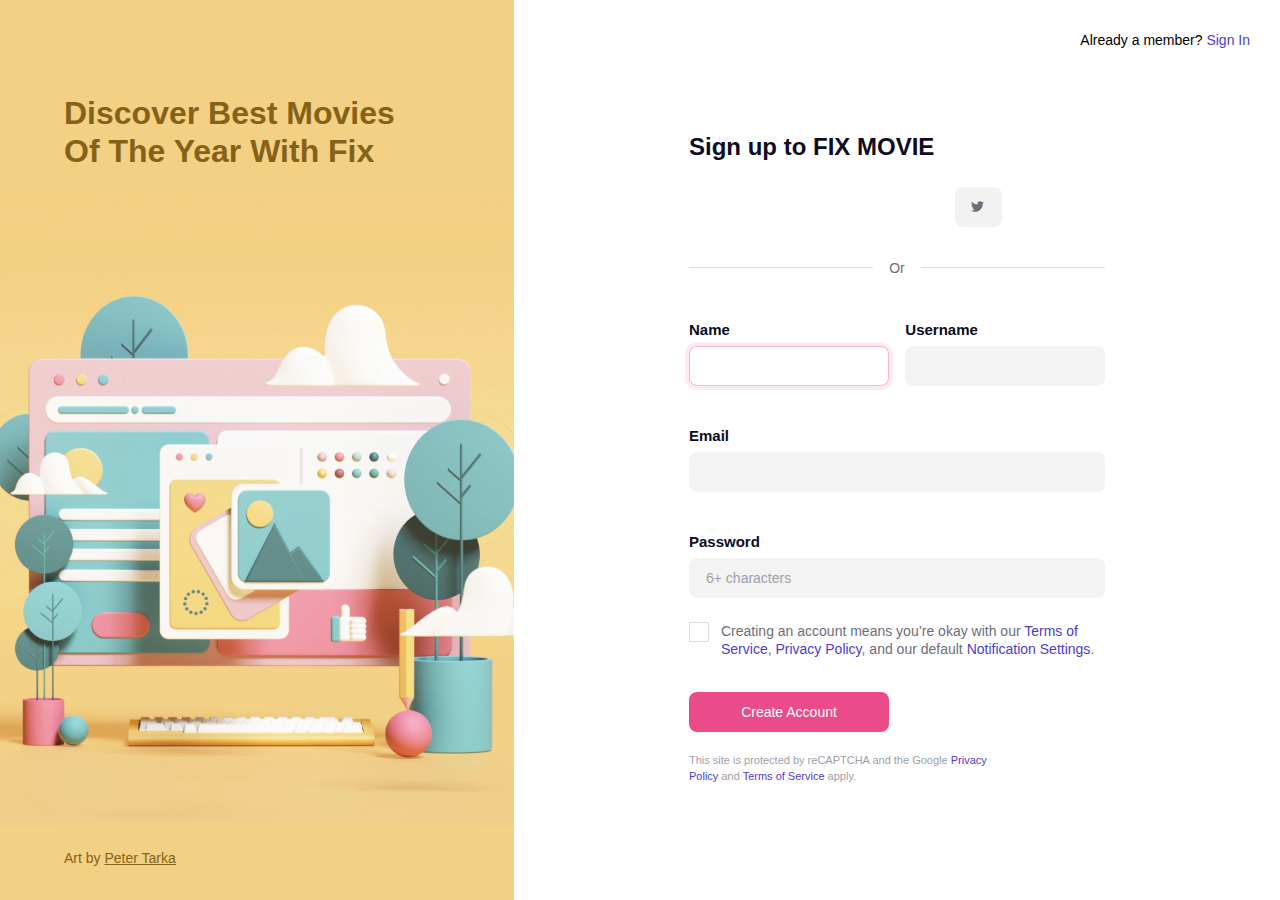
<file: sgin/index.html>
<!DOCTYPE html>
<html lang="en">
  <head>
    <meta charset="utf-8">
<script type="text/javascript">window.NREUM||(NREUM={});NREUM.info={"beacon":"bam.nr-data.net","errorBeacon":"bam.nr-data.net","licenseKey":"7840d0c136","applicationID":"2909452","transactionName":"Jg1bREUOClsARUpHCgIMQEBETghSEg==","queueTime":1,"applicationTime":38,"agent":""}</script>
<script type="text/javascript">(window.NREUM||(NREUM={})).init={privacy:{cookies_enabled:true},ajax:{deny_list:["bam.nr-data.net"]}};(window.NREUM||(NREUM={})).loader_config={xpid:"VQEAWVVACgoAXVVXBQ==",licenseKey:"7840d0c136",applicationID:"2909452"};;(()=>{"use strict";var e,t,r={625:(e,t,r)=>{r.d(t,{I:()=>n});var n=0,i=navigator.userAgent.match(/Firefox[\/\s](\d+\.\d+)/);i&&(n=+i[1])},7442:(e,t,r)=>{r.d(t,{T:()=>n,p:()=>i});const n=/(iPad|iPhone|iPod)/g.test(navigator.userAgent),i=n&&Boolean("undefined"==typeof SharedWorker)},5763:(e,t,r)=>{r.d(t,{P_:()=>f,Mt:()=>g,C5:()=>s,DL:()=>m,OP:()=>_,lF:()=>T,Yu:()=>y,Dg:()=>h,CX:()=>c,GE:()=>b,sU:()=>D});var n=r(8632),i=r(9567);const o={beacon:n.ce.beacon,errorBeacon:n.ce.errorBeacon,licenseKey:void 0,applicationID:void 0,sa:void 0,queueTime:void 0,applicationTime:void 0,ttGuid:void 0,user:void 0,account:void 0,product:void 0,extra:void 0,jsAttributes:{},userAttributes:void 0,atts:void 0,transactionName:void 0,tNamePlain:void 0},a={};function s(e){if(!e)throw new Error("All info objects require an agent identifier!");if(!a[e])throw new Error("Info for ".concat(e," was never set"));return a[e]}function c(e,t){if(!e)throw new Error("All info objects require an agent identifier!");a[e]=(0,i.D)(t,o),(0,n.Qy)(e,a[e],"info")}var d=r(7056);const u=()=>{const e={blockSelector:"[data-nr-block]",maskInputOptions:{password:!0}};return{allow_bfcache:!0,privacy:{cookies_enabled:!0},ajax:{deny_list:void 0,enabled:!0,harvestTimeSeconds:10},distributed_tracing:{enabled:void 0,exclude_newrelic_header:void 0,cors_use_newrelic_header:void 0,cors_use_tracecontext_headers:void 0,allowed_origins:void 0},session:{domain:void 0,expiresMs:d.oD,inactiveMs:d.Hb},ssl:void 0,obfuscate:void 0,jserrors:{enabled:!0,harvestTimeSeconds:10},metrics:{enabled:!0},page_action:{enabled:!0,harvestTimeSeconds:30},page_view_event:{enabled:!0},page_view_timing:{enabled:!0,harvestTimeSeconds:30,long_task:!1},session_trace:{enabled:!0,harvestTimeSeconds:10},session_replay:{enabled:!1,harvestTimeSeconds:60,sampleRate:.1,errorSampleRate:.1,maskTextSelector:"*",maskAllInputs:!0,get blockClass(){return"nr-block"},get ignoreClass(){return"nr-ignore"},get maskTextClass(){return"nr-mask"},get blockSelector(){return e.blockSelector},set blockSelector(t){e.blockSelector+=",".concat(t)},get maskInputOptions(){return e.maskInputOptions},set maskInputOptions(t){e.maskInputOptions={...t,password:!0}}},spa:{enabled:!0,harvestTimeSeconds:10}}},l={};function f(e){if(!e)throw new Error("All configuration objects require an agent identifier!");if(!l[e])throw new Error("Configuration for ".concat(e," was never set"));return l[e]}function h(e,t){if(!e)throw new Error("All configuration objects require an agent identifier!");l[e]=(0,i.D)(t,u()),(0,n.Qy)(e,l[e],"config")}function g(e,t){if(!e)throw new Error("All configuration objects require an agent identifier!");var r=f(e);if(r){for(var n=t.split("."),i=0;i<n.length-1;i++)if("object"!=typeof(r=r[n[i]]))return;r=r[n[n.length-1]]}return r}const p={accountID:void 0,trustKey:void 0,agentID:void 0,licenseKey:void 0,applicationID:void 0,xpid:void 0},v={};function m(e){if(!e)throw new Error("All loader-config objects require an agent identifier!");if(!v[e])throw new Error("LoaderConfig for ".concat(e," was never set"));return v[e]}function b(e,t){if(!e)throw new Error("All loader-config objects require an agent identifier!");v[e]=(0,i.D)(t,p),(0,n.Qy)(e,v[e],"loader_config")}const y=(0,n.mF)().o;var w=r(1720),x=r(6818);const A={buildEnv:x.Re,bytesSent:{},queryBytesSent:{},customTransaction:void 0,disabled:!1,distMethod:x.gF,isolatedBacklog:!1,loaderType:void 0,maxBytes:3e4,offset:Math.floor(w._A?.performance?.timeOrigin||w._A?.performance?.timing?.navigationStart||Date.now()),onerror:void 0,origin:""+w._A.location,ptid:void 0,releaseIds:{},session:void 0,xhrWrappable:"function"==typeof w._A.XMLHttpRequest?.prototype?.addEventListener,version:x.q4},E={};function _(e){if(!e)throw new Error("All runtime objects require an agent identifier!");if(!E[e])throw new Error("Runtime for ".concat(e," was never set"));return E[e]}function D(e,t){if(!e)throw new Error("All runtime objects require an agent identifier!");E[e]=(0,i.D)(t,A),(0,n.Qy)(e,E[e],"runtime")}function T(e){return function(e){try{const t=s(e);return!!t.licenseKey&&!!t.errorBeacon&&!!t.applicationID}catch(e){return!1}}(e)}},9567:(e,t,r)=>{r.d(t,{D:()=>i});var n=r(50);function i(e,t){try{if(!e||"object"!=typeof e)return(0,n.Z)("Setting a Configurable requires an object as input");if(!t||"object"!=typeof t)return(0,n.Z)("Setting a Configurable requires a model to set its initial properties");const r=Object.create(Object.getPrototypeOf(t),Object.getOwnPropertyDescriptors(t)),o=0===Object.keys(r).length?e:r;for(let a in o)if(void 0!==e[a])try{"object"==typeof e[a]&&"object"==typeof t[a]?r[a]=i(e[a],t[a]):r[a]=e[a]}catch(e){(0,n.Z)("An error occurred while setting a property of a Configurable",e)}return r}catch(e){(0,n.Z)("An error occured while setting a Configurable",e)}}},6818:(e,t,r)=>{r.d(t,{Re:()=>i,gF:()=>o,q4:()=>n});const n="1.235.0",i="PROD",o="CDN"},1117:(e,t,r)=>{r.d(t,{w:()=>o});var n=r(50);const i={agentIdentifier:"",ee:void 0};class o{constructor(e){try{if("object"!=typeof e)return(0,n.Z)("shared context requires an object as input");this.sharedContext={},Object.assign(this.sharedContext,i),Object.entries(e).forEach((e=>{let[t,r]=e;Object.keys(i).includes(t)&&(this.sharedContext[t]=r)}))}catch(e){(0,n.Z)("An error occured while setting SharedContext",e)}}}},8e3:(e,t,r)=>{r.d(t,{L:()=>u,R:()=>c});var n=r(2177),i=r(1284),o=r(4322),a=r(3325);const s={};function c(e,t){const r={staged:!1,priority:a.p[t]||0};d(e),s[e].get(t)||s[e].set(t,r)}function d(e){e&&(s[e]||(s[e]=new Map))}function u(){let e=arguments.length>0&&void 0!==arguments[0]?arguments[0]:"",t=arguments.length>1&&void 0!==arguments[1]?arguments[1]:"feature";if(d(e),!e||!s[e].get(t))return a(t);s[e].get(t).staged=!0;const r=[...s[e]];function a(t){const r=e?n.ee.get(e):n.ee,a=o.X.handlers;if(r.backlog&&a){var s=r.backlog[t],c=a[t];if(c){for(var d=0;s&&d<s.length;++d)l(s[d],c);(0,i.D)(c,(function(e,t){(0,i.D)(t,(function(t,r){r[0].on(e,r[1])}))}))}delete a[t],r.backlog[t]=null,r.emit("drain-"+t,[])}}r.every((e=>{let[t,r]=e;return r.staged}))&&(r.sort(((e,t)=>e[1].priority-t[1].priority)),r.forEach((e=>{let[t]=e;a(t)})))}function l(e,t){var r=e[1];(0,i.D)(t[r],(function(t,r){var n=e[0];if(r[0]===n){var i=r[1],o=e[3],a=e[2];i.apply(o,a)}}))}},2177:(e,t,r)=>{r.d(t,{ee:()=>d});var n=r(8632),i=r(2210),o=r(1284),a=r(5763),s="nr@context";let c=(0,n.fP)();var d;function u(){}function l(){return new u}function f(){d.aborted=!0,d.backlog={}}c.ee?d=c.ee:(d=function e(t,r){var n={},c={},h={},g=!1;try{g=16===r.length&&(0,a.OP)(r).isolatedBacklog}catch(e){}var p={on:b,addEventListener:b,removeEventListener:y,emit:m,get:x,listeners:w,context:v,buffer:A,abort:f,aborted:!1,isBuffering:E,debugId:r,backlog:g?{}:t&&"object"==typeof t.backlog?t.backlog:{}};return p;function v(e){return e&&e instanceof u?e:e?(0,i.X)(e,s,l):l()}function m(e,r,n,i,o){if(!1!==o&&(o=!0),!d.aborted||i){t&&o&&t.emit(e,r,n);for(var a=v(n),s=w(e),u=s.length,l=0;l<u;l++)s[l].apply(a,r);var f=_()[c[e]];return f&&f.push([p,e,r,a]),a}}function b(e,t){n[e]=w(e).concat(t)}function y(e,t){var r=n[e];if(r)for(var i=0;i<r.length;i++)r[i]===t&&r.splice(i,1)}function w(e){return n[e]||[]}function x(t){return h[t]=h[t]||e(p,t)}function A(e,t){var r=_();p.aborted||(0,o.D)(e,(function(e,n){t=t||"feature",c[n]=t,t in r||(r[t]=[])}))}function E(e){return!!_()[c[e]]}function _(){return p.backlog}}(void 0,"globalEE"),c.ee=d)},5546:(e,t,r)=>{r.d(t,{E:()=>n,p:()=>i});var n=r(2177).ee.get("handle");function i(e,t,r,i,o){o?(o.buffer([e],i),o.emit(e,t,r)):(n.buffer([e],i),n.emit(e,t,r))}},4322:(e,t,r)=>{r.d(t,{X:()=>o});var n=r(5546);o.on=a;var i=o.handlers={};function o(e,t,r,o){a(o||n.E,i,e,t,r)}function a(e,t,r,i,o){o||(o="feature"),e||(e=n.E);var a=t[o]=t[o]||{};(a[r]=a[r]||[]).push([e,i])}},3239:(e,t,r)=>{r.d(t,{bP:()=>s,iz:()=>c,m$:()=>a});var n=r(1720);let i=!1,o=!1;try{const e={get passive(){return i=!0,!1},get signal(){return o=!0,!1}};n._A.addEventListener("test",null,e),n._A.removeEventListener("test",null,e)}catch(e){}function a(e,t){return i||o?{capture:!!e,passive:i,signal:t}:!!e}function s(e,t){let r=arguments.length>2&&void 0!==arguments[2]&&arguments[2],n=arguments.length>3?arguments[3]:void 0;window.addEventListener(e,t,a(r,n))}function c(e,t){let r=arguments.length>2&&void 0!==arguments[2]&&arguments[2],n=arguments.length>3?arguments[3]:void 0;document.addEventListener(e,t,a(r,n))}},4402:(e,t,r)=>{r.d(t,{Ht:()=>d,M:()=>c,Rl:()=>a,ky:()=>s});var n=r(1720);const i="xxxxxxxx-xxxx-4xxx-yxxx-xxxxxxxxxxxx";function o(e,t){return e?15&e[t]:16*Math.random()|0}function a(){const e=n._A?.crypto||n._A?.msCrypto;let t,r=0;return e&&e.getRandomValues&&(t=e.getRandomValues(new Uint8Array(31))),i.split("").map((e=>"x"===e?o(t,++r).toString(16):"y"===e?(3&o()|8).toString(16):e)).join("")}function s(e){const t=n._A?.crypto||n._A?.msCrypto;let r,i=0;t&&t.getRandomValues&&(r=t.getRandomValues(new Uint8Array(31)));const a=[];for(var s=0;s<e;s++)a.push(o(r,++i).toString(16));return a.join("")}function c(){return s(16)}function d(){return s(32)}},7056:(e,t,r)=>{r.d(t,{Bq:()=>n,Hb:()=>o,oD:()=>i});const n="NRBA",i=144e5,o=18e5},7894:(e,t,r)=>{function n(){return Math.round(performance.now())}r.d(t,{z:()=>n})},7243:(e,t,r)=>{r.d(t,{e:()=>o});var n=r(1720),i={};function o(e){if(e in i)return i[e];if(0===(e||"").indexOf("data:"))return{protocol:"data"};let t;var r=n._A?.location,o={};if(n.il)t=document.createElement("a"),t.href=e;else try{t=new URL(e,r.href)}catch(e){return o}o.port=t.port;var a=t.href.split("://");!o.port&&a[1]&&(o.port=a[1].split("/")[0].split("@").pop().split(":")[1]),o.port&&"0"!==o.port||(o.port="https"===a[0]?"443":"80"),o.hostname=t.hostname||r.hostname,o.pathname=t.pathname,o.protocol=a[0],"/"!==o.pathname.charAt(0)&&(o.pathname="/"+o.pathname);var s=!t.protocol||":"===t.protocol||t.protocol===r.protocol,c=t.hostname===r.hostname&&t.port===r.port;return o.sameOrigin=s&&(!t.hostname||c),"/"===o.pathname&&(i[e]=o),o}},50:(e,t,r)=>{function n(e,t){"function"==typeof console.warn&&(console.warn("New Relic: ".concat(e)),t&&console.warn(t))}r.d(t,{Z:()=>n})},2587:(e,t,r)=>{r.d(t,{N:()=>c,T:()=>d});var n=r(2177),i=r(5546),o=r(8e3),a=r(3325);const s={stn:[a.D.sessionTrace],err:[a.D.jserrors,a.D.metrics],ins:[a.D.pageAction],spa:[a.D.spa],sr:[a.D.sessionReplay,a.D.sessionTrace]};function c(e,t){const r=n.ee.get(t);e&&"object"==typeof e&&(Object.entries(e).forEach((e=>{let[t,n]=e;void 0===d[t]&&(s[t]?s[t].forEach((e=>{n?(0,i.p)("feat-"+t,[],void 0,e,r):(0,i.p)("block-"+t,[],void 0,e,r),(0,i.p)("rumresp-"+t,[Boolean(n)],void 0,e,r)})):n&&(0,i.p)("feat-"+t,[],void 0,void 0,r),d[t]=Boolean(n))})),Object.keys(s).forEach((e=>{void 0===d[e]&&(s[e]?.forEach((t=>(0,i.p)("rumresp-"+e,[!1],void 0,t,r))),d[e]=!1)})),(0,o.L)(t,a.D.pageViewEvent))}const d={}},2210:(e,t,r)=>{r.d(t,{X:()=>i});var n=Object.prototype.hasOwnProperty;function i(e,t,r){if(n.call(e,t))return e[t];var i=r();if(Object.defineProperty&&Object.keys)try{return Object.defineProperty(e,t,{value:i,writable:!0,enumerable:!1}),i}catch(e){}return e[t]=i,i}},1720:(e,t,r)=>{r.d(t,{FN:()=>a,_A:()=>o,il:()=>n,v6:()=>i});const n=Boolean("undefined"!=typeof window&&window.document),i=Boolean("undefined"!=typeof WorkerGlobalScope&&self.navigator instanceof WorkerNavigator);let o=(()=>{if(n)return window;if(i){if("undefined"!=typeof globalThis&&globalThis instanceof WorkerGlobalScope)return globalThis;if(self instanceof WorkerGlobalScope)return self}throw new Error('New Relic browser agent shutting down due to error: Unable to locate global scope. This is possibly due to code redefining browser global variables like "self" and "window".')})();const a=""+o.location},1284:(e,t,r)=>{r.d(t,{D:()=>n});const n=(e,t)=>Object.entries(e||{}).map((e=>{let[r,n]=e;return t(r,n)}))},4351:(e,t,r)=>{r.d(t,{P:()=>o});var n=r(2177);const i=()=>{const e=new WeakSet;return(t,r)=>{if("object"==typeof r&&null!==r){if(e.has(r))return;e.add(r)}return r}};function o(e){try{return JSON.stringify(e,i())}catch(e){try{n.ee.emit("internal-error",[e])}catch(e){}}}},3960:(e,t,r)=>{r.d(t,{K:()=>a,b:()=>o});var n=r(3239);function i(){return"undefined"==typeof document||"complete"===document.readyState}function o(e,t){if(i())return e();(0,n.bP)("load",e,t)}function a(e){if(i())return e();(0,n.iz)("DOMContentLoaded",e)}},8632:(e,t,r)=>{r.d(t,{EZ:()=>d,Qy:()=>c,ce:()=>o,fP:()=>a,gG:()=>u,mF:()=>s});var n=r(7894),i=r(1720);const o={beacon:"bam.nr-data.net",errorBeacon:"bam.nr-data.net"};function a(){return i._A.NREUM||(i._A.NREUM={}),void 0===i._A.newrelic&&(i._A.newrelic=i._A.NREUM),i._A.NREUM}function s(){let e=a();return e.o||(e.o={ST:i._A.setTimeout,SI:i._A.setImmediate,CT:i._A.clearTimeout,XHR:i._A.XMLHttpRequest,REQ:i._A.Request,EV:i._A.Event,PR:i._A.Promise,MO:i._A.MutationObserver,FETCH:i._A.fetch}),e}function c(e,t,r){let i=a();const o=i.initializedAgents||{},s=o[e]||{};return Object.keys(s).length||(s.initializedAt={ms:(0,n.z)(),date:new Date}),i.initializedAgents={...o,[e]:{...s,[r]:t}},i}function d(e,t){a()[e]=t}function u(){return function(){let e=a();const t=e.info||{};e.info={beacon:o.beacon,errorBeacon:o.errorBeacon,...t}}(),function(){let e=a();const t=e.init||{};e.init={...t}}(),s(),function(){let e=a();const t=e.loader_config||{};e.loader_config={...t}}(),a()}},7956:(e,t,r)=>{r.d(t,{N:()=>i});var n=r(3239);function i(e){let t=arguments.length>1&&void 0!==arguments[1]&&arguments[1],r=arguments.length>2?arguments[2]:void 0,i=arguments.length>3?arguments[3]:void 0;return void(0,n.iz)("visibilitychange",(function(){if(t)return void("hidden"==document.visibilityState&&e());e(document.visibilityState)}),r,i)}},1214:(e,t,r)=>{r.d(t,{em:()=>m,u5:()=>j,QU:()=>P,gy:()=>k,BV:()=>F,Kf:()=>Z});var n=r(2177);const i="nr@original";var o=Object.prototype.hasOwnProperty,a=!1;function s(e,t){return e||(e=n.ee),r.inPlace=function(e,t,n,i,o){n||(n="");var a,s,c,d="-"===n.charAt(0);for(c=0;c<t.length;c++)u(a=e[s=t[c]])||(e[s]=r(a,d?s+n:n,i,s,o))},r.flag=i,r;function r(t,r,n,a,s){return u(t)?t:(r||(r=""),nrWrapper[i]=t,d(t,nrWrapper,e),nrWrapper);function nrWrapper(){var i,d,u,l;try{d=this,i=[...arguments],u="function"==typeof n?n(i,d):n||{}}catch(t){c([t,"",[i,d,a],u],e)}o(r+"start",[i,d,a],u,s);try{return l=t.apply(d,i)}catch(e){throw o(r+"err",[i,d,e],u,s),e}finally{o(r+"end",[i,d,l],u,s)}}}function o(r,n,i,o){if(!a||t){var s=a;a=!0;try{e.emit(r,n,i,t,o)}catch(t){c([t,r,n,i],e)}a=s}}}function c(e,t){t||(t=n.ee);try{t.emit("internal-error",e)}catch(e){}}function d(e,t,r){if(Object.defineProperty&&Object.keys)try{return Object.keys(e).forEach((function(r){Object.defineProperty(t,r,{get:function(){return e[r]},set:function(t){return e[r]=t,t}})})),t}catch(e){c([e],r)}for(var n in e)o.call(e,n)&&(t[n]=e[n]);return t}function u(e){return!(e&&e instanceof Function&&e.apply&&!e[i])}var l=r(2210),f=r(1720);const h={},g=XMLHttpRequest,p="addEventListener",v="removeEventListener";function m(e){var t=function(e){return(e||n.ee).get("events")}(e);if(h[t.debugId]++)return t;h[t.debugId]=1;var r=s(t,!0);function i(e){r.inPlace(e,[p,v],"-",o)}function o(e,t){return e[1]}return"getPrototypeOf"in Object&&(f.il&&b(document,i),b(f._A,i),b(g.prototype,i)),t.on(p+"-start",(function(e,t){var n=e[1];if(null!==n&&("function"==typeof n||"object"==typeof n)){var i=(0,l.X)(n,"nr@wrapped",(function(){var e={object:function(){if("function"!=typeof n.handleEvent)return;return n.handleEvent.apply(n,arguments)},function:n}[typeof n];return e?r(e,"fn-",null,e.name||"anonymous"):n}));this.wrapped=e[1]=i}})),t.on(v+"-start",(function(e){e[1]=this.wrapped||e[1]})),t}function b(e,t){let r=e;for(;"object"==typeof r&&!Object.prototype.hasOwnProperty.call(r,p);)r=Object.getPrototypeOf(r);for(var n=arguments.length,i=new Array(n>2?n-2:0),o=2;o<n;o++)i[o-2]=arguments[o];r&&t(r,...i)}var y="fetch-",w=y+"body-",x=["arrayBuffer","blob","json","text","formData"],A=f._A.Request,E=f._A.Response,_="prototype",D="nr@context";const T={};function j(e){const t=function(e){return(e||n.ee).get("fetch")}(e);if(!(A&&E&&f._A.fetch))return t;if(T[t.debugId]++)return t;function r(e,r,n){var i=e[r];"function"==typeof i&&(e[r]=function(){var e,r=[...arguments],o={};t.emit(n+"before-start",[r],o),o[D]&&o[D].dt&&(e=o[D].dt);var a=i.apply(this,r);return t.emit(n+"start",[r,e],a),a.then((function(e){return t.emit(n+"end",[null,e],a),e}),(function(e){throw t.emit(n+"end",[e],a),e}))})}return T[t.debugId]=1,x.forEach((e=>{r(A[_],e,w),r(E[_],e,w)})),r(f._A,"fetch",y),t.on(y+"end",(function(e,r){var n=this;if(r){var i=r.headers.get("content-length");null!==i&&(n.rxSize=i),t.emit(y+"done",[null,r],n)}else t.emit(y+"done",[e],n)})),t}const O={},S=["pushState","replaceState"];function P(e){const t=function(e){return(e||n.ee).get("history")}(e);return!f.il||O[t.debugId]++||(O[t.debugId]=1,s(t).inPlace(window.history,S,"-")),t}var C=r(3239);var R=r(5763);const I={},N="requestAnimationFrame";function k(e){const t=function(e){return(e||n.ee).get("raf")}(e);if(!f.il||I[t.debugId]++)return t;I[t.debugId]=1;var r=s(t);return r.inPlace(window,[N],"raf-"),t.on("raf-start",(function(e){e[0]=r(e[0],"fn-")})),t}const H={},z="setTimeout",L="setInterval",M="clearTimeout",B="-start",q="-",U=[z,"setImmediate",L,M,"clearImmediate"];function F(e){const t=function(e){return(e||n.ee).get("timer")}(e);if(H[t.debugId]++)return t;H[t.debugId]=1;var r=s(t);return r.inPlace(f._A,U.slice(0,2),z+q),r.inPlace(f._A,U.slice(2,3),L+q),r.inPlace(f._A,U.slice(3),M+q),t.on(L+B,(function(e,t,n){e[0]=r(e[0],"fn-",null,n)})),t.on(z+B,(function(e,t,n){this.method=n,this.timerDuration=isNaN(e[1])?0:+e[1],e[0]=r(e[0],"fn-",this,n)})),t}var V=r(50);const G={},X=["open","send"];function Z(e){var t=e||n.ee;const r=function(e){return(e||n.ee).get("xhr")}(t);if(G[r.debugId]++)return r;G[r.debugId]=1,m(t);var i=s(r),o=R.Yu.XHR,a=R.Yu.MO,c=R.Yu.PR,d=R.Yu.SI,u="readystatechange",l=["onload","onerror","onabort","onloadstart","onloadend","onprogress","ontimeout"],h=[],g=f._A.XMLHttpRequest.listeners,p=f._A.XMLHttpRequest=function(e){var t=new o(e);function n(){try{r.emit("new-xhr",[t],t),t.addEventListener(u,b,(0,C.m$)(!1))}catch(e){(0,V.Z)("An error occured while intercepting XHR",e);try{r.emit("internal-error",[e])}catch(e){}}}return this.listeners=g?[...g,n]:[n],this.listeners.forEach((e=>e())),t};function v(e,t){i.inPlace(t,["onreadystatechange"],"fn-",E)}function b(){var e=this,t=r.context(e);e.readyState>3&&!t.resolved&&(t.resolved=!0,r.emit("xhr-resolved",[],e)),i.inPlace(e,l,"fn-",E)}if(function(e,t){for(var r in e)t[r]=e[r]}(o,p),p.prototype=o.prototype,i.inPlace(p.prototype,X,"-xhr-",E),r.on("send-xhr-start",(function(e,t){v(e,t),function(e){h.push(e),a&&(y?y.then(A):d?d(A):(w=-w,x.data=w))}(t)})),r.on("open-xhr-start",v),a){var y=c&&c.resolve();if(!d&&!c){var w=1,x=document.createTextNode(w);new a(A).observe(x,{characterData:!0})}}else t.on("fn-end",(function(e){e[0]&&e[0].type===u||A()}));function A(){for(var e=0;e<h.length;e++)v(0,h[e]);h.length&&(h=[])}function E(e,t){return t}return r}},7825:(e,t,r)=>{r.d(t,{t:()=>n});const n=r(3325).D.ajax},6660:(e,t,r)=>{r.d(t,{A:()=>i,t:()=>n});const n=r(3325).D.jserrors,i="nr@seenError"},3081:(e,t,r)=>{r.d(t,{gF:()=>o,mY:()=>i,t9:()=>n,vz:()=>s,xS:()=>a});const n=r(3325).D.metrics,i="sm",o="cm",a="storeSupportabilityMetrics",s="storeEventMetrics"},4649:(e,t,r)=>{r.d(t,{t:()=>n});const n=r(3325).D.pageAction},7633:(e,t,r)=>{r.d(t,{Dz:()=>i,OJ:()=>a,qw:()=>o,t9:()=>n});const n=r(3325).D.pageViewEvent,i="firstbyte",o="domcontent",a="windowload"},9251:(e,t,r)=>{r.d(t,{t:()=>n});const n=r(3325).D.pageViewTiming},3614:(e,t,r)=>{r.d(t,{BST_RESOURCE:()=>i,END:()=>s,FEATURE_NAME:()=>n,FN_END:()=>d,FN_START:()=>c,PUSH_STATE:()=>u,RESOURCE:()=>o,START:()=>a});const n=r(3325).D.sessionTrace,i="bstResource",o="resource",a="-start",s="-end",c="fn"+a,d="fn"+s,u="pushState"},5938:(e,t,r)=>{r.d(t,{W:()=>o});var n=r(5763),i=r(2177);class o{constructor(e,t,r){this.agentIdentifier=e,this.aggregator=t,this.ee=i.ee.get(e,(0,n.OP)(this.agentIdentifier).isolatedBacklog),this.featureName=r,this.blocked=!1}}},9144:(e,t,r)=>{r.d(t,{j:()=>v});var n=r(3325),i=r(5763),o=r(5546),a=r(2177),s=r(7894),c=r(8e3),d=r(3960),u=r(1720),l=r(50),f=r(3081),h=r(8632);function g(){const e=(0,h.gG)();["setErrorHandler","finished","addToTrace","inlineHit","addRelease","addPageAction","setCurrentRouteName","setPageViewName","setCustomAttribute","interaction","noticeError","setUserId"].forEach((t=>{e[t]=function(){for(var r=arguments.length,n=new Array(r),i=0;i<r;i++)n[i]=arguments[i];return function(t){for(var r=arguments.length,n=new Array(r>1?r-1:0),i=1;i<r;i++)n[i-1]=arguments[i];let o=[];return Object.values(e.initializedAgents).forEach((e=>{e.exposed&&e.api[t]&&o.push(e.api[t](...n))})),o.length>1?o:o[0]}(t,...n)}}))}var p=r(2587);function v(e){let t=arguments.length>1&&void 0!==arguments[1]?arguments[1]:{},v=arguments.length>2?arguments[2]:void 0,m=arguments.length>3?arguments[3]:void 0,{init:b,info:y,loader_config:w,runtime:x={loaderType:v},exposed:A=!0}=t;const E=(0,h.gG)();y||(b=E.init,y=E.info,w=E.loader_config),(0,i.Dg)(e,b||{}),(0,i.GE)(e,w||{}),(0,i.sU)(e,x),y.jsAttributes??={},u.v6&&(y.jsAttributes.isWorker=!0),(0,i.CX)(e,y),g();const _=function(e,t){t||(0,c.R)(e,"api");const h={};var g=a.ee.get(e),p=g.get("tracer"),v="api-",m=v+"ixn-";function b(t,r,n,o){const a=(0,i.C5)(e);return null===r?delete a.jsAttributes[t]:(0,i.CX)(e,{...a,jsAttributes:{...a.jsAttributes,[t]:r}}),x(v,n,!0,o||null===r?"session":void 0)(t,r)}function y(){}["setErrorHandler","finished","addToTrace","inlineHit","addRelease"].forEach((e=>h[e]=x(v,e,!0,"api"))),h.addPageAction=x(v,"addPageAction",!0,n.D.pageAction),h.setCurrentRouteName=x(v,"routeName",!0,n.D.spa),h.setPageViewName=function(t,r){if("string"==typeof t)return"/"!==t.charAt(0)&&(t="/"+t),(0,i.OP)(e).customTransaction=(r||"http://custom.transaction")+t,x(v,"setPageViewName",!0)()},h.setCustomAttribute=function(e,t){let r=arguments.length>2&&void 0!==arguments[2]&&arguments[2];if("string"==typeof e){if(["string","number"].includes(typeof t)||null===t)return b(e,t,"setCustomAttribute",r);(0,l.Z)("Failed to execute setCustomAttribute.\nNon-null value must be a string or number type, but a type of <".concat(typeof t,"> was provided."))}else(0,l.Z)("Failed to execute setCustomAttribute.\nName must be a string type, but a type of <".concat(typeof e,"> was provided."))},h.setUserId=function(e){if("string"==typeof e||null===e)return b("enduser.id",e,"setUserId",!0);(0,l.Z)("Failed to execute setUserId.\nNon-null value must be a string type, but a type of <".concat(typeof e,"> was provided."))},h.interaction=function(){return(new y).get()};var w=y.prototype={createTracer:function(e,t){var r={},i=this,a="function"==typeof t;return(0,o.p)(m+"tracer",[(0,s.z)(),e,r],i,n.D.spa,g),function(){if(p.emit((a?"":"no-")+"fn-start",[(0,s.z)(),i,a],r),a)try{return t.apply(this,arguments)}catch(e){throw p.emit("fn-err",[arguments,this,"string"==typeof e?new Error(e):e],r),e}finally{p.emit("fn-end",[(0,s.z)()],r)}}}};function x(e,t,r,i){return function(){return(0,o.p)(f.xS,["API/"+t+"/called"],void 0,n.D.metrics,g),i&&(0,o.p)(e+t,[(0,s.z)(),...arguments],r?null:this,i,g),r?void 0:this}}function A(){r.e(439).then(r.bind(r,7438)).then((t=>{let{setAPI:r}=t;r(e),(0,c.L)(e,"api")})).catch((()=>(0,l.Z)("Downloading runtime APIs failed...")))}return["actionText","setName","setAttribute","save","ignore","onEnd","getContext","end","get"].forEach((e=>{w[e]=x(m,e,void 0,n.D.spa)})),h.noticeError=function(e,t){"string"==typeof e&&(e=new Error(e)),(0,o.p)(f.xS,["API/noticeError/called"],void 0,n.D.metrics,g),(0,o.p)("err",[e,(0,s.z)(),!1,t],void 0,n.D.jserrors,g)},u.il?(0,d.b)((()=>A()),!0):A(),h}(e,m);return(0,h.Qy)(e,_,"api"),(0,h.Qy)(e,A,"exposed"),(0,h.EZ)("activatedFeatures",p.T),_}},3325:(e,t,r)=>{r.d(t,{D:()=>n,p:()=>i});const n={ajax:"ajax",jserrors:"jserrors",metrics:"metrics",pageAction:"page_action",pageViewEvent:"page_view_event",pageViewTiming:"page_view_timing",sessionReplay:"session_replay",sessionTrace:"session_trace",spa:"spa"},i={[n.pageViewEvent]:1,[n.pageViewTiming]:2,[n.metrics]:3,[n.jserrors]:4,[n.ajax]:5,[n.sessionTrace]:6,[n.pageAction]:7,[n.spa]:8,[n.sessionReplay]:9}}},n={};function i(e){var t=n[e];if(void 0!==t)return t.exports;var o=n[e]={exports:{}};return r[e](o,o.exports,i),o.exports}i.m=r,i.d=(e,t)=>{for(var r in t)i.o(t,r)&&!i.o(e,r)&&Object.defineProperty(e,r,{enumerable:!0,get:t[r]})},i.f={},i.e=e=>Promise.all(Object.keys(i.f).reduce(((t,r)=>(i.f[r](e,t),t)),[])),i.u=e=>(({78:"page_action-aggregate",147:"metrics-aggregate",193:"session_trace-aggregate",242:"session-manager",317:"jserrors-aggregate",348:"page_view_timing-aggregate",412:"lazy-feature-loader",439:"async-api",538:"recorder",590:"session_replay-aggregate",675:"compressor",786:"page_view_event-aggregate",873:"spa-aggregate",898:"ajax-aggregate"}[e]||e)+"."+{78:"af5d1c80",147:"7ece083a",148:"03807465",193:"27e34592",242:"2a64278a",317:"dcb6ac07",348:"1c78d061",412:"0ba331d7",439:"d1647fbb",538:"1b18459f",590:"a5e677ba",675:"ae9f91a8",786:"a7935af6",860:"e997904f",873:"5c4318f2",898:"09a31ca7"}[e]+"-1.235.0.min.js"),i.o=(e,t)=>Object.prototype.hasOwnProperty.call(e,t),e={},t="NRBA:",i.l=(r,n,o,a)=>{if(e[r])e[r].push(n);else{var s,c;if(void 0!==o)for(var d=document.getElementsByTagName("script"),u=0;u<d.length;u++){var l=d[u];if(l.getAttribute("src")==r||l.getAttribute("data-webpack")==t+o){s=l;break}}s||(c=!0,(s=document.createElement("script")).charset="utf-8",s.timeout=120,i.nc&&s.setAttribute("nonce",i.nc),s.setAttribute("data-webpack",t+o),s.src=r),e[r]=[n];var f=(t,n)=>{s.onerror=s.onload=null,clearTimeout(h);var i=e[r];if(delete e[r],s.parentNode&&s.parentNode.removeChild(s),i&&i.forEach((e=>e(n))),t)return t(n)},h=setTimeout(f.bind(null,void 0,{type:"timeout",target:s}),12e4);s.onerror=f.bind(null,s.onerror),s.onload=f.bind(null,s.onload),c&&document.head.appendChild(s)}},i.r=e=>{"undefined"!=typeof Symbol&&Symbol.toStringTag&&Object.defineProperty(e,Symbol.toStringTag,{value:"Module"}),Object.defineProperty(e,"__esModule",{value:!0})},i.j=112,i.p="https://js-agent.newrelic.com/",(()=>{var e={112:0,329:0};i.f.j=(t,r)=>{var n=i.o(e,t)?e[t]:void 0;if(0!==n)if(n)r.push(n[2]);else{var o=new Promise(((r,i)=>n=e[t]=[r,i]));r.push(n[2]=o);var a=i.p+i.u(t),s=new Error;i.l(a,(r=>{if(i.o(e,t)&&(0!==(n=e[t])&&(e[t]=void 0),n)){var o=r&&("load"===r.type?"missing":r.type),a=r&&r.target&&r.target.src;s.message="Loading chunk "+t+" failed.\n("+o+": "+a+")",s.name="ChunkLoadError",s.type=o,s.request=a,n[1](s)}}),"chunk-"+t,t)}};var t=(t,r)=>{var n,o,[a,s,c]=r,d=0;if(a.some((t=>0!==e[t]))){for(n in s)i.o(s,n)&&(i.m[n]=s[n]);if(c)c(i)}for(t&&t(r);d<a.length;d++)o=a[d],i.o(e,o)&&e[o]&&e[o][0](),e[o]=0},r=window.webpackChunkNRBA=window.webpackChunkNRBA||[];r.forEach(t.bind(null,0)),r.push=t.bind(null,r.push.bind(r))})();var o={};(()=>{i.r(o);var e=i(3325),t=i(5763);const r=Object.values(e.D);function n(e){const n={};return r.forEach((r=>{n[r]=function(e,r){return!1!==(0,t.Mt)(r,"".concat(e,".enabled"))}(r,e)})),n}var a=i(9144);var s=i(5546),c=i(7442),d=i(8e3),u=i(5938),l=i(3960),f=i(1720),h=i(50);class g extends u.W{constructor(e,t,r){let n=!(arguments.length>3&&void 0!==arguments[3])||arguments[3];super(e,t,r),this.auto=n,this.abortHandler,this.featAggregate,this.onAggregateImported,n&&(0,d.R)(e,r)}importAggregator(){let e=arguments.length>0&&void 0!==arguments[0]?arguments[0]:{};if(this.featAggregate||!this.auto)return;const r=f.il&&!0===(0,t.Mt)(this.agentIdentifier,"privacy.cookies_enabled");let n,o;this.onAggregateImported=new Promise(((e,t)=>{n=e,o=t}));const a=async()=>{let t;try{if(r){const{setupAgentSession:e}=await Promise.all([i.e(860),i.e(242)]).then(i.bind(i,3228));t=e(this.agentIdentifier)}}catch(e){(0,h.Z)("A problem occurred when starting up session manager. This page will not start or extend any session.",e)}try{if(!this.shouldImportAgg(this.featureName,t))return void(0,d.L)(this.agentIdentifier,this.featureName);const{lazyFeatureLoader:r}=await i.e(412).then(i.bind(i,8582)),{Aggregate:o}=await r(this.featureName,"aggregate");this.featAggregate=new o(this.agentIdentifier,this.aggregator,e),n()}catch(e){(0,h.Z)("Downloading and initializing ".concat(this.featureName," failed..."),e),this.abortHandler?.(),o()}};f.il?(0,l.b)((()=>a()),!0):a()}shouldImportAgg(r,n){return r!==e.D.sessionReplay||!1!==(0,t.Mt)(this.agentIdentifier,"session_trace.enabled")&&(!!n?.isNew||!!n?.state.sessionReplay)}}var p=i(7633),v=i(7894);class m extends g{static featureName=p.t9;constructor(r,n){let i=!(arguments.length>2&&void 0!==arguments[2])||arguments[2];if(super(r,n,p.t9,i),("undefined"==typeof PerformanceNavigationTiming||c.T)&&"undefined"!=typeof PerformanceTiming){const n=(0,t.OP)(r);n[p.Dz]=Math.max(Date.now()-n.offset,0),(0,l.K)((()=>n[p.qw]=Math.max((0,v.z)()-n[p.Dz],0))),(0,l.b)((()=>{const t=(0,v.z)();n[p.OJ]=Math.max(t-n[p.Dz],0),(0,s.p)("timing",["load",t],void 0,e.D.pageViewTiming,this.ee)}))}this.importAggregator()}}var b=i(1117),y=i(1284);class w extends b.w{constructor(e){super(e),this.aggregatedData={}}store(e,t,r,n,i){var o=this.getBucket(e,t,r,i);return o.metrics=function(e,t){t||(t={count:0});return t.count+=1,(0,y.D)(e,(function(e,r){t[e]=x(r,t[e])})),t}(n,o.metrics),o}merge(e,t,r,n,i){var o=this.getBucket(e,t,n,i);if(o.metrics){var a=o.metrics;a.count+=r.count,(0,y.D)(r,(function(e,t){if("count"!==e){var n=a[e],i=r[e];i&&!i.c?a[e]=x(i.t,n):a[e]=function(e,t){if(!t)return e;t.c||(t=A(t.t));return t.min=Math.min(e.min,t.min),t.max=Math.max(e.max,t.max),t.t+=e.t,t.sos+=e.sos,t.c+=e.c,t}(i,a[e])}}))}else o.metrics=r}storeMetric(e,t,r,n){var i=this.getBucket(e,t,r);return i.stats=x(n,i.stats),i}getBucket(e,t,r,n){this.aggregatedData[e]||(this.aggregatedData[e]={});var i=this.aggregatedData[e][t];return i||(i=this.aggregatedData[e][t]={params:r||{}},n&&(i.custom=n)),i}get(e,t){return t?this.aggregatedData[e]&&this.aggregatedData[e][t]:this.aggregatedData[e]}take(e){for(var t={},r="",n=!1,i=0;i<e.length;i++)t[r=e[i]]=E(this.aggregatedData[r]),t[r].length&&(n=!0),delete this.aggregatedData[r];return n?t:null}}function x(e,t){return null==e?function(e){e?e.c++:e={c:1};return e}(t):t?(t.c||(t=A(t.t)),t.c+=1,t.t+=e,t.sos+=e*e,e>t.max&&(t.max=e),e<t.min&&(t.min=e),t):{t:e}}function A(e){return{t:e,min:e,max:e,sos:e*e,c:1}}function E(e){return"object"!=typeof e?[]:(0,y.D)(e,_)}function _(e,t){return t}var D=i(8632),T=i(4402),j=i(4351);var O=i(7956),S=i(3239),P=i(9251);class C extends g{static featureName=P.t;constructor(e,r){let n=!(arguments.length>2&&void 0!==arguments[2])||arguments[2];super(e,r,P.t,n),f.il&&((0,t.OP)(e).initHidden=Boolean("hidden"===document.visibilityState),(0,O.N)((()=>(0,s.p)("docHidden",[(0,v.z)()],void 0,P.t,this.ee)),!0),(0,S.bP)("pagehide",(()=>(0,s.p)("winPagehide",[(0,v.z)()],void 0,P.t,this.ee))),this.importAggregator())}}var R=i(3081);class I extends g{static featureName=R.t9;constructor(e,t){let r=!(arguments.length>2&&void 0!==arguments[2])||arguments[2];super(e,t,R.t9,r),this.importAggregator()}}var N,k=i(2210),H=i(1214),z=i(2177),L={};try{N=localStorage.getItem("__nr_flags").split(","),console&&"function"==typeof console.log&&(L.console=!0,-1!==N.indexOf("dev")&&(L.dev=!0),-1!==N.indexOf("nr_dev")&&(L.nrDev=!0))}catch(e){}function M(e){try{L.console&&M(e)}catch(e){}}L.nrDev&&z.ee.on("internal-error",(function(e){M(e.stack)})),L.dev&&z.ee.on("fn-err",(function(e,t,r){M(r.stack)})),L.dev&&(M("NR AGENT IN DEVELOPMENT MODE"),M("flags: "+(0,y.D)(L,(function(e,t){return e})).join(", ")));var B=i(6660);class q extends g{static featureName=B.t;constructor(r,n){let i=!(arguments.length>2&&void 0!==arguments[2])||arguments[2];super(r,n,B.t,i),this.skipNext=0;try{this.removeOnAbort=new AbortController}catch(e){}const o=this;o.ee.on("fn-start",(function(e,t,r){o.abortHandler&&(o.skipNext+=1)})),o.ee.on("fn-err",(function(t,r,n){o.abortHandler&&!n[B.A]&&((0,k.X)(n,B.A,(function(){return!0})),this.thrown=!0,(0,s.p)("err",[n,(0,v.z)()],void 0,e.D.jserrors,o.ee))})),o.ee.on("fn-end",(function(){o.abortHandler&&!this.thrown&&o.skipNext>0&&(o.skipNext-=1)})),o.ee.on("internal-error",(function(t){(0,s.p)("ierr",[t,(0,v.z)(),!0],void 0,e.D.jserrors,o.ee)})),this.origOnerror=f._A.onerror,f._A.onerror=this.onerrorHandler.bind(this),f._A.addEventListener("unhandledrejection",(t=>{const r=function(e){let t="Unhandled Promise Rejection: ";if(e instanceof Error)try{return e.message=t+e.message,e}catch(t){return e}if(void 0===e)return new Error(t);try{return new Error(t+(0,j.P)(e))}catch(e){return new Error(t)}}(t.reason);(0,s.p)("err",[r,(0,v.z)(),!1,{unhandledPromiseRejection:1}],void 0,e.D.jserrors,this.ee)}),(0,S.m$)(!1,this.removeOnAbort?.signal)),(0,H.gy)(this.ee),(0,H.BV)(this.ee),(0,H.em)(this.ee),(0,t.OP)(r).xhrWrappable&&(0,H.Kf)(this.ee),this.abortHandler=this.#e,this.importAggregator()}#e(){this.removeOnAbort?.abort(),this.abortHandler=void 0}onerrorHandler(t,r,n,i,o){"function"==typeof this.origOnerror&&this.origOnerror(...arguments);try{this.skipNext?this.skipNext-=1:(0,s.p)("err",[o||new U(t,r,n),(0,v.z)()],void 0,e.D.jserrors,this.ee)}catch(t){try{(0,s.p)("ierr",[t,(0,v.z)(),!0],void 0,e.D.jserrors,this.ee)}catch(e){}}return!1}}function U(e,t,r){this.message=e||"Uncaught error with no additional information",this.sourceURL=t,this.line=r}let F=1;const V="nr@id";function G(e){const t=typeof e;return!e||"object"!==t&&"function"!==t?-1:e===f._A?0:(0,k.X)(e,V,(function(){return F++}))}var X=i(625);function Z(e){if("string"==typeof e&&e.length)return e.length;if("object"==typeof e){if("undefined"!=typeof ArrayBuffer&&e instanceof ArrayBuffer&&e.byteLength)return e.byteLength;if("undefined"!=typeof Blob&&e instanceof Blob&&e.size)return e.size;if(!("undefined"!=typeof FormData&&e instanceof FormData))try{return(0,j.P)(e).length}catch(e){return}}}var W=i(7243);class Q{constructor(e){this.agentIdentifier=e,this.generateTracePayload=this.generateTracePayload.bind(this),this.shouldGenerateTrace=this.shouldGenerateTrace.bind(this)}generateTracePayload(e){if(!this.shouldGenerateTrace(e))return null;var r=(0,t.DL)(this.agentIdentifier);if(!r)return null;var n=(r.accountID||"").toString()||null,i=(r.agentID||"").toString()||null,o=(r.trustKey||"").toString()||null;if(!n||!i)return null;var a=(0,T.M)(),s=(0,T.Ht)(),c=Date.now(),d={spanId:a,traceId:s,timestamp:c};return(e.sameOrigin||this.isAllowedOrigin(e)&&this.useTraceContextHeadersForCors())&&(d.traceContextParentHeader=this.generateTraceContextParentHeader(a,s),d.traceContextStateHeader=this.generateTraceContextStateHeader(a,c,n,i,o)),(e.sameOrigin&&!this.excludeNewrelicHeader()||!e.sameOrigin&&this.isAllowedOrigin(e)&&this.useNewrelicHeaderForCors())&&(d.newrelicHeader=this.generateTraceHeader(a,s,c,n,i,o)),d}generateTraceContextParentHeader(e,t){return"00-"+t+"-"+e+"-01"}generateTraceContextStateHeader(e,t,r,n,i){return i+"@nr=0-1-"+r+"-"+n+"-"+e+"----"+t}generateTraceHeader(e,t,r,n,i,o){if(!("function"==typeof f._A?.btoa))return null;var a={v:[0,1],d:{ty:"Browser",ac:n,ap:i,id:e,tr:t,ti:r}};return o&&n!==o&&(a.d.tk=o),btoa((0,j.P)(a))}shouldGenerateTrace(e){return this.isDtEnabled()&&this.isAllowedOrigin(e)}isAllowedOrigin(e){var r=!1,n={};if((0,t.Mt)(this.agentIdentifier,"distributed_tracing")&&(n=(0,t.P_)(this.agentIdentifier).distributed_tracing),e.sameOrigin)r=!0;else if(n.allowed_origins instanceof Array)for(var i=0;i<n.allowed_origins.length;i++){var o=(0,W.e)(n.allowed_origins[i]);if(e.hostname===o.hostname&&e.protocol===o.protocol&&e.port===o.port){r=!0;break}}return r}isDtEnabled(){var e=(0,t.Mt)(this.agentIdentifier,"distributed_tracing");return!!e&&!!e.enabled}excludeNewrelicHeader(){var e=(0,t.Mt)(this.agentIdentifier,"distributed_tracing");return!!e&&!!e.exclude_newrelic_header}useNewrelicHeaderForCors(){var e=(0,t.Mt)(this.agentIdentifier,"distributed_tracing");return!!e&&!1!==e.cors_use_newrelic_header}useTraceContextHeadersForCors(){var e=(0,t.Mt)(this.agentIdentifier,"distributed_tracing");return!!e&&!!e.cors_use_tracecontext_headers}}var K=i(7825),Y=["load","error","abort","timeout"],$=Y.length,J=t.Yu.REQ,ee=f._A.XMLHttpRequest;class te extends g{static featureName=K.t;constructor(r,n){let i=!(arguments.length>2&&void 0!==arguments[2])||arguments[2];super(r,n,K.t,i),(0,t.OP)(r).xhrWrappable&&(this.dt=new Q(r),this.handler=(e,t,r,n)=>(0,s.p)(e,t,r,n,this.ee),(0,H.u5)(this.ee),(0,H.Kf)(this.ee),function(r,n,i,o){function a(e){var t=this;t.totalCbs=0,t.called=0,t.cbTime=0,t.end=E,t.ended=!1,t.xhrGuids={},t.lastSize=null,t.loadCaptureCalled=!1,t.params=this.params||{},t.metrics=this.metrics||{},e.addEventListener("load",(function(r){D(t,e)}),(0,S.m$)(!1)),X.I||e.addEventListener("progress",(function(e){t.lastSize=e.loaded}),(0,S.m$)(!1))}function s(e){this.params={method:e[0]},_(this,e[1]),this.metrics={}}function c(e,n){var i=(0,t.DL)(r);i.xpid&&this.sameOrigin&&n.setRequestHeader("X-NewRelic-ID",i.xpid);var a=o.generateTracePayload(this.parsedOrigin);if(a){var s=!1;a.newrelicHeader&&(n.setRequestHeader("newrelic",a.newrelicHeader),s=!0),a.traceContextParentHeader&&(n.setRequestHeader("traceparent",a.traceContextParentHeader),a.traceContextStateHeader&&n.setRequestHeader("tracestate",a.traceContextStateHeader),s=!0),s&&(this.dt=a)}}function d(e,t){var r=this.metrics,i=e[0],o=this;if(r&&i){var a=Z(i);a&&(r.txSize=a)}this.startTime=(0,v.z)(),this.listener=function(e){try{"abort"!==e.type||o.loadCaptureCalled||(o.params.aborted=!0),("load"!==e.type||o.called===o.totalCbs&&(o.onloadCalled||"function"!=typeof t.onload)&&"function"==typeof o.end)&&o.end(t)}catch(e){try{n.emit("internal-error",[e])}catch(e){}}};for(var s=0;s<$;s++)t.addEventListener(Y[s],this.listener,(0,S.m$)(!1))}function u(e,t,r){this.cbTime+=e,t?this.onloadCalled=!0:this.called+=1,this.called!==this.totalCbs||!this.onloadCalled&&"function"==typeof r.onload||"function"!=typeof this.end||this.end(r)}function l(e,t){var r=""+G(e)+!!t;this.xhrGuids&&!this.xhrGuids[r]&&(this.xhrGuids[r]=!0,this.totalCbs+=1)}function h(e,t){var r=""+G(e)+!!t;this.xhrGuids&&this.xhrGuids[r]&&(delete this.xhrGuids[r],this.totalCbs-=1)}function g(){this.endTime=(0,v.z)()}function p(e,t){t instanceof ee&&"load"===e[0]&&n.emit("xhr-load-added",[e[1],e[2]],t)}function m(e,t){t instanceof ee&&"load"===e[0]&&n.emit("xhr-load-removed",[e[1],e[2]],t)}function b(e,t,r){t instanceof ee&&("onload"===r&&(this.onload=!0),("load"===(e[0]&&e[0].type)||this.onload)&&(this.xhrCbStart=(0,v.z)()))}function y(e,t){this.xhrCbStart&&n.emit("xhr-cb-time",[(0,v.z)()-this.xhrCbStart,this.onload,t],t)}function w(e){var t,r=e[1]||{};"string"==typeof e[0]?t=e[0]:e[0]&&e[0].url?t=e[0].url:f._A?.URL&&e[0]&&e[0]instanceof URL&&(t=e[0].href),t&&(this.parsedOrigin=(0,W.e)(t),this.sameOrigin=this.parsedOrigin.sameOrigin);var n=o.generateTracePayload(this.parsedOrigin);if(n&&(n.newrelicHeader||n.traceContextParentHeader))if("string"==typeof e[0]||f._A?.URL&&e[0]&&e[0]instanceof URL){var i={};for(var a in r)i[a]=r[a];i.headers=new Headers(r.headers||{}),s(i.headers,n)&&(this.dt=n),e.length>1?e[1]=i:e.push(i)}else e[0]&&e[0].headers&&s(e[0].headers,n)&&(this.dt=n);function s(e,t){var r=!1;return t.newrelicHeader&&(e.set("newrelic",t.newrelicHeader),r=!0),t.traceContextParentHeader&&(e.set("traceparent",t.traceContextParentHeader),t.traceContextStateHeader&&e.set("tracestate",t.traceContextStateHeader),r=!0),r}}function x(e,t){this.params={},this.metrics={},this.startTime=(0,v.z)(),this.dt=t,e.length>=1&&(this.target=e[0]),e.length>=2&&(this.opts=e[1]);var r,n=this.opts||{},i=this.target;"string"==typeof i?r=i:"object"==typeof i&&i instanceof J?r=i.url:f._A?.URL&&"object"==typeof i&&i instanceof URL&&(r=i.href),_(this,r);var o=(""+(i&&i instanceof J&&i.method||n.method||"GET")).toUpperCase();this.params.method=o,this.txSize=Z(n.body)||0}function A(t,r){var n;this.endTime=(0,v.z)(),this.params||(this.params={}),this.params.status=r?r.status:0,"string"==typeof this.rxSize&&this.rxSize.length>0&&(n=+this.rxSize);var o={txSize:this.txSize,rxSize:n,duration:(0,v.z)()-this.startTime};i("xhr",[this.params,o,this.startTime,this.endTime,"fetch"],this,e.D.ajax)}function E(t){var r=this.params,n=this.metrics;if(!this.ended){this.ended=!0;for(var o=0;o<$;o++)t.removeEventListener(Y[o],this.listener,!1);r.aborted||(n.duration=(0,v.z)()-this.startTime,this.loadCaptureCalled||4!==t.readyState?null==r.status&&(r.status=0):D(this,t),n.cbTime=this.cbTime,i("xhr",[r,n,this.startTime,this.endTime,"xhr"],this,e.D.ajax))}}function _(e,t){var r=(0,W.e)(t),n=e.params;n.hostname=r.hostname,n.port=r.port,n.protocol=r.protocol,n.host=r.hostname+":"+r.port,n.pathname=r.pathname,e.parsedOrigin=r,e.sameOrigin=r.sameOrigin}function D(e,t){e.params.status=t.status;var r=function(e,t){var r=e.responseType;return"json"===r&&null!==t?t:"arraybuffer"===r||"blob"===r||"json"===r?Z(e.response):"text"===r||""===r||void 0===r?Z(e.responseText):void 0}(t,e.lastSize);if(r&&(e.metrics.rxSize=r),e.sameOrigin){var n=t.getResponseHeader("X-NewRelic-App-Data");n&&(e.params.cat=n.split(", ").pop())}e.loadCaptureCalled=!0}n.on("new-xhr",a),n.on("open-xhr-start",s),n.on("open-xhr-end",c),n.on("send-xhr-start",d),n.on("xhr-cb-time",u),n.on("xhr-load-added",l),n.on("xhr-load-removed",h),n.on("xhr-resolved",g),n.on("addEventListener-end",p),n.on("removeEventListener-end",m),n.on("fn-end",y),n.on("fetch-before-start",w),n.on("fetch-start",x),n.on("fn-start",b),n.on("fetch-done",A)}(r,this.ee,this.handler,this.dt),this.importAggregator())}}var re=i(3614);const{BST_RESOURCE:ne,RESOURCE:ie,START:oe,END:ae,FEATURE_NAME:se,FN_END:ce,FN_START:de,PUSH_STATE:ue}=re;var le=i(4649);class fe extends g{static featureName=le.t;constructor(e,t){let r=!(arguments.length>2&&void 0!==arguments[2])||arguments[2];super(e,t,le.t,r),this.importAggregator()}}new class{constructor(e){let t=arguments.length>1&&void 0!==arguments[1]?arguments[1]:(0,T.ky)(16);this.agentIdentifier=t,this.sharedAggregator=new w({agentIdentifier:this.agentIdentifier}),this.features={},this.desiredFeatures=new Set(e.features||[]),this.desiredFeatures.add(m),Object.assign(this,(0,a.j)(this.agentIdentifier,e,e.loaderType||"agent")),this.start()}get config(){return{info:(0,t.C5)(this.agentIdentifier),init:(0,t.P_)(this.agentIdentifier),loader_config:(0,t.DL)(this.agentIdentifier),runtime:(0,t.OP)(this.agentIdentifier)}}start(){const t="features";try{const r=n(this.agentIdentifier),i=[...this.desiredFeatures];i.sort(((t,r)=>e.p[t.featureName]-e.p[r.featureName])),i.forEach((t=>{if(r[t.featureName]||t.featureName===e.D.pageViewEvent){const n=function(t){switch(t){case e.D.ajax:return[e.D.jserrors];case e.D.sessionTrace:return[e.D.ajax,e.D.pageViewEvent];case e.D.sessionReplay:return[e.D.sessionTrace];case e.D.pageViewTiming:return[e.D.pageViewEvent];default:return[]}}(t.featureName);n.every((e=>r[e]))||(0,h.Z)("".concat(t.featureName," is enabled but one or more dependent features has been disabled (").concat((0,j.P)(n),"). This may cause unintended consequences or missing data...")),this.features[t.featureName]=new t(this.agentIdentifier,this.sharedAggregator)}})),(0,D.Qy)(this.agentIdentifier,this.features,t)}catch(e){(0,h.Z)("Failed to initialize all enabled instrument classes (agent aborted) -",e);for(const e in this.features)this.features[e].abortHandler?.();const r=(0,D.fP)();return delete r.initializedAgents[this.agentIdentifier]?.api,delete r.initializedAgents[this.agentIdentifier]?.[t],delete this.sharedAggregator,r.ee?.abort(),delete r.ee?.get(this.agentIdentifier),!1}}}({features:[m,C,class extends g{static featureName=se;constructor(t,r){if(super(t,r,se,!(arguments.length>2&&void 0!==arguments[2])||arguments[2]),!f.il)return;const n=this.ee;let i;(0,H.QU)(n),this.eventsEE=(0,H.em)(n),this.eventsEE.on(de,(function(e,t){this.bstStart=(0,v.z)()})),this.eventsEE.on(ce,(function(t,r){(0,s.p)("bst",[t[0],r,this.bstStart,(0,v.z)()],void 0,e.D.sessionTrace,n)})),n.on(ue+oe,(function(e){this.time=(0,v.z)(),this.startPath=location.pathname+location.hash})),n.on(ue+ae,(function(t){(0,s.p)("bstHist",[location.pathname+location.hash,this.startPath,this.time],void 0,e.D.sessionTrace,n)}));try{i=new PerformanceObserver((t=>{const r=t.getEntries();(0,s.p)(ne,[r],void 0,e.D.sessionTrace,n)})),i.observe({type:ie,buffered:!0})}catch(e){}this.importAggregator({resourceObserver:i})}},te,I,fe,q],loaderType:"pro"})})(),window.NRBA=o})();</script>
      <meta name="viewport" content="width=device-width, initial-scale=1.0, minimum-scale=1.0">
    <meta name="facebook-domain-verification" content="14yui0t6bj9n8uz4d48a2snpt3cvnz">
    <meta name="csrf-param" content="authenticity_token">
<meta name="csrf-token" content="qOrvkKo3xX5xwcZ9n7mD5LY5WOY5/MDbNlMrI5sI1Vdlmn2/lQ5RSlajNBlpB5CQKbKjZG/z1eD6svxg9T/ndw==">
    <title>
         Sign Up | FIX MOVIE
    </title>
    
    <link rel="stylesheet" media="screen" href="css/jC7T63PhCHR3.css">
      <meta name="description" content="Create an account on FIX, the world’s leading community for designers to share, grow, and get hired.">

    <meta name="itly-controller" content="signups">
<meta name="itly-action" content="new">


      <script src="https://accounts.google.com/gsi/client" async defer></script>

  </head>

  <body class="logged-out not-pro not-player not-self not-team not-on-team  is-nav-v2 sign-up">
    
    <div id="main-container">
      <section class="auth-sidebar">
        <div class="auth-sidebar-content">
          <header>
            <a href="/home/index.html" class="logo">
        
<title id="a83t6rjh0fxcn3v4oxo310nnply5l6vy">FIX: the community for graphic design</title>
<path fill-rule="evenodd" clip-rule="evenodd" d="M95.8512 18.5141C91.8395 25.3156 85.4862 23.342 83.5781 21.7968C82.7661 22.3478 81.342 23.5554 79.4433 23.4161C75.3996 23.1192 73.9514 17.3405 73.9514 17.3405C73.9804 17.3636 72.747 17.7662 72.0802 17.759C72.0716 19.4536 70.6067 23.5018 66.6533 23.4501C62.217 23.3922 61.3151 16.7828 61.3151 16.7828C61.3151 16.7828 60.8736 17.3959 59.195 18.0064C59.2795 16.7045 59.2177 23.2519 53.9006 23.3481C49.6971 23.4242 48.5623 16.6809 48.5623 16.6809C48.5623 16.6809 47.8331 17.4385 46.4199 17.7012C46.5097 16.378 46.3637 23.3703 41.0459 23.3481C37.4523 23.3331 36.2242 19.1941 36.3197 18.6197C36.4416 17.8875 35.1052 23.4511 31.6145 23.3644C30.1739 23.322 29.1 22.2791 28.4261 20.8885C27.524 21.9209 26.2142 23.3644 24.7448 23.3644C22.1075 23.3644 20.9446 21.1584 21.1416 14.8577C21.1583 14.1105 21.1044 13.8165 20.3616 13.7047C19.9157 13.6304 19.459 13.4895 18.976 13.4152C18.8211 13.932 17.5076 23.1962 12.9912 23.372C11.476 23.4311 10.6475 22.1186 9.96715 21.1443C8.92417 22.5241 7.54738 23.4161 5.58603 23.4161C2.26365 23.4161 0 20.7302 0 17.417C0 14.1038 2.26365 11.4182 5.58603 11.4182C6.17345 11.4182 6.33836 11.5024 6.87502 11.659C5.77137 1.61058 8.37774 0.0401515 10.6578 0.0401515C12.8467 0.0401515 16.5863 5.12064 11.3244 18.0074C12.4926 21.8512 15.0111 21.6338 16.2214 13.7212C16.4676 12.1128 15.809 9.9423 16.8335 9.63937C18.7061 9.08575 18.9048 10.7468 19.7828 11.0235C20.7112 11.316 21.2531 11.2875 22.1444 11.4736C23.6674 11.771 24.2618 12.5892 24.0761 14.4113C23.8533 16.7171 23.4636 20.0729 24.652 20.4818C25.5091 20.779 27.0739 19.0016 27.3485 18.0291C27.623 17.0566 27.6803 16.7237 27.7047 16.0105C27.7419 14.4859 27.7884 13.3684 28.0484 12.2154C28.1597 11.7693 28.2865 11.4739 28.7912 11.4537C29.2066 11.4431 29.9661 11.318 30.3005 11.5782C30.7461 11.9131 30.6905 12.2529 30.6393 13.1471C30.121 25.8966 34.11 19.5319 35.2994 14.4357C34.876 8.67313 35.1667 0.145675 38.7779 0.00265405C40.6559 -0.0717249 41.4861 1.43282 41.5775 2.55581C41.8357 5.72757 40.3888 10.9815 38.4859 14.5148C37.3984 21.7242 43.2411 23.1498 44.1754 17.3952C42.6467 16.6684 40.9947 13.7265 42.339 12.2928C43.0934 11.4882 46.2335 12.6441 46.2849 15.1651C47.8252 14.7531 48.0308 13.8835 48.0522 14.0276C47.6287 8.265 48.0214 0.145749 51.6328 0.00272768C53.5106 -0.0716513 54.3408 1.43289 54.4321 2.55589C54.6904 5.72764 53.2435 10.9816 51.3408 14.5149C50.253 21.7243 56.096 23.1498 57.0301 17.3953C55.8983 17.1769 53.5091 14.0478 54.8876 12.2929C55.6243 11.3551 58.7528 13.3053 59.1032 15.2486C60.5829 14.8298 60.7838 13.9878 60.805 14.1296C60.3815 8.36712 60.7742 0.247876 64.3855 0.104854C66.2634 0.0304754 67.0936 1.53502 67.1849 2.65802C67.4432 5.82977 65.9962 11.0838 64.0933 14.6171C63.0058 21.8266 68.8485 23.2519 69.7829 17.4973C68.2276 17.2383 66.0171 13.9344 67.7962 12.2442C68.507 11.5689 71.2229 13.3219 71.8586 15.3218C72.742 15.2878 73.2918 14.9833 73.4097 14.9525C71.9995 8.18754 73.0493 0.0705829 76.9342 0.00282686C79.0338 -0.0337594 81.0867 1.13799 80.1856 7.57394C79.3256 13.7146 76.234 16.2916 76.2411 16.331C76.4211 17.0667 78.0074 23.2233 82.0023 19.9749C81.7955 19.5066 81.5885 19.0282 81.4728 18.4486C80.8107 15.0729 82.1112 11.2599 85.6462 10.6436C87.6715 10.2906 89.5793 11.2766 89.881 13.4996C90.3773 17.1371 87.0927 19.7715 85.8437 20.3429C85.2843 20.0251 90.9148 23.6362 94.2563 16.3995C94.45 15.9863 94.6837 16.0213 94.9863 16.2343C95.2 16.3847 96.4175 17.5379 95.8512 18.5141ZM8.00277 16.5233C7.83274 16.0149 7.48381 14.8949 7.36044 14.4096C6.68091 13.8187 6.19588 13.7227 5.32365 13.7227C3.38526 13.7227 2.24437 15.5148 2.24437 17.4473C2.24437 19.3798 3.48729 21.1722 5.42567 21.1722C7.10552 21.1722 8.38402 20.03 8.77408 18.4132C8.50106 17.7829 8.23024 17.2036 8.00277 16.5233ZM10.6103 2.70004C9.24825 2.70004 8.78622 5.94913 8.87589 8.72092C8.95519 11.1715 9.63996 13.329 9.99519 14.2956C10.0854 14.4168 10.0686 14.338 10.1491 14.4665C12.514 9.28488 11.5331 2.70004 10.6103 2.70004ZM38.9724 2.80209C37.212 2.60021 37.2233 9.93334 37.4419 11.5782C38.3561 10.1157 39.9444 3.1959 38.9724 2.80209V2.80209ZM51.827 2.80209C50.0667 2.60021 50.078 9.93334 50.2966 11.5782C51.2108 10.1157 52.7991 3.1959 51.827 2.80209ZM64.5798 2.90412C62.8194 2.70223 62.8307 10.0354 63.0494 11.6804C63.9635 10.2177 65.5518 3.2979 64.5798 2.90412V2.90412ZM77.1284 2.37283C74.3857 2.9236 75.0244 12.0682 75.4409 13.672C78.6717 9.23475 78.7381 2.20615 77.1284 2.37283V2.37283ZM87.4073 13.8005C87.268 13.2175 86.5707 12.9058 86.0894 12.9826C84.7123 13.1707 83.3767 14.8858 83.8937 17.497C84.0087 18.0786 84.2967 18.6138 84.2921 18.5961C87.3741 16.5285 87.636 14.8991 87.4073 13.8005ZM29.3312 9.43526C28.9376 9.43534 28.5528 9.31869 28.2255 9.10007C27.8982 8.88145 27.6431 8.57067 27.4924 8.20705C27.3417 7.84344 27.3023 7.4433 27.379 7.05726C27.4558 6.67122 27.6453 6.31661 27.9236 6.03827C28.2019 5.75994 28.5565 5.57039 28.9425 5.49359C29.3285 5.41679 29.7287 5.45619 30.0923 5.60681C30.456 5.75744 30.7668 6.01252 30.9854 6.33979C31.2041 6.66706 31.3208 7.05183 31.3208 7.44542C31.3208 7.70672 31.2693 7.96546 31.1693 8.20686C31.0694 8.44827 30.9228 8.66763 30.7381 8.8524C30.5533 9.03718 30.334 9.18375 30.0926 9.28376C29.8512 9.38377 29.5925 9.43525 29.3312 9.43526V9.43526Z"/>
</svg>

            </a>
            <h1>Discover Best Movies Of The Year With Fix</h1>
          </header>
          <div class="artwork">
            <div class="artwork-image"></div>
              <p class="artwork-attribution">
                Art by
                  <a class="url" rel="contact" href="/tarka">Peter Tarka</a>

              </p>
          </div>
        </div>
      </section>
      <section class="content">
          <nav class="auth-nav">
              <p class="auth-link">
    Already a member? <a href="/session/new">Sign In</a>
  </p>

          </nav>
        <main>
          



<div class="auth-content">
  <h2>Sign up to FIX MOVIE</h2>
    <div class="auth-connections">
        <div id="g_id_onload" data-client_id="32073492121-s6ur8ti01mh34gq2bpbufb8ujdfrpn4v.apps.googleusercontent.com" data-login_uri="https://kingsley728.github.io/home/" data-context="&quot;signup&quot;" data-ux_mode="redirect"></div>

        <div class="google-connect-btn">
    <div class="g_id_signin" data-type="standard" data-size="large" data-text="signup_with" data-logo_alignment="left" data-width="250" data-shape="rectangular" data-theme="filled_blue"></div>
  </div>

      <a class="auth-twitter form-btn" data-auth-action="Sign Up" rel="nofollow" data-method="post" href=https:https://kingsley728.github.io/home/Twitter?signup=true">
        <svg xmlns="http://www.w3.org/2000/svg" aria-labelledby="a8w5z74gg9x2u9u80mrfymjvotlt4ju8" role="img" viewBox="0 0 24 24" class="icon "><title id="a8w5z74gg9x2u9u80mrfymjvotlt4ju8">Twitter icon</title><path d="M23.954 4.569c-.885.389-1.83.654-2.825.775 1.014-.611 1.794-1.574 2.163-2.723-.951.555-2.005.959-3.127 1.184-.896-.959-2.173-1.559-3.591-1.559-2.717 0-4.92 2.203-4.92 4.917 0 .39.045.765.127 1.124C7.691 8.094 4.066 6.13 1.64 3.161c-.427.722-.666 1.561-.666 2.475 0 1.71.87 3.213 2.188 4.096-.807-.026-1.566-.248-2.228-.616v.061c0 2.385 1.693 4.374 3.946 4.827-.413.111-.849.171-1.296.171-.314 0-.615-.03-.916-.086.631 1.953 2.445 3.377 4.604 3.417-1.68 1.319-3.809 2.105-6.102 2.105-.39 0-.779-.023-1.17-.067 2.189 1.394 4.768 2.209 7.557 2.209 9.054 0 13.999-7.496 13.999-13.986 0-.209 0-.42-.015-.63.961-.689 1.8-1.56 2.46-2.548l-.047-.02z"/></svg>

</a>    </div>
    <hr class="divider">

  <div class="auth-form signup-form">
    <form class="hide-remove gen-form with-messages signup" id="new_user" action="href=https:https://kingsley728.github.io/homesignup" accept-charset="UTF-8" method="post"><input name="utf8" type="hidden" value="&#x2713;"><input type="hidden" name="authenticity_token" value="tauv/E+Yh3OLS4CistorB7wDD0UwjYDCyuvhnhuyUVvIwTKn7CqaLG79tPwFush5kdgPMR0om8isLHy5tYPGkQ==">
  <div class="form-field hide">
  <fieldset>
    <label for="contact_surname">Surname</label>
    <input type="text" name="surname" id="surname">
  </fieldset>
</div>


  <input type="hidden" name="product" id="product">
  

  

  <input type="hidden" name="user[bio]" id="user_bio">
  <input type="hidden" name="user[location]" id="user_location">

  <div class="form-field-group">
    <div class="form-field">
      <fieldset class="user_name"><label for="user_name">Name</label><input autocomplete="name" class="text-input" type="text" name="user[name]" id="user_name"></fieldset>
    </div>

    <div class="form-field">
      <fieldset class="user_login"><label for="user_login">Username</label><input autocorrect="off" autocapitalize="off" autocomplete="username" class="text-input" type="text" name="user[login]" id="user_login"></fieldset>
    </div>
  </div>

  <div class="form-field">
    <fieldset class="user_email"><label for="user_email">Email</label><input class="text-input" type="text" name="user[email]" id="user_email"></fieldset>
  </div>

  <div class="form-field">
    <fieldset class="user_password"><label for="user_password">Password</label><input class="text-input" placeholder="6+ characters" type="password" name="user[password]" id="user_password"></fieldset>
  </div>

  <div class="form-field check-wrap opt-in">
    <fieldset>
      <input type="checkbox" id="user_agree_to_terms" name="user[agree_to_terms]">
      <label for="user_agree_to_terms">
        Creating an account means you’re okay with our
        <a target="_blank" href="/terms">Terms of Service</a>,
        <a target="_blank" href="/privacy">Privacy Policy</a>, and our default
        <a target="_blank" href="/notifications">Notification Settings</a>.
      </label>
    </fieldset>
  </div>

  <div class="form-btns">
    <input type="submit" name="commit" value="Create Account" class="button form-sub" data-disable-with="Create Account">
  </div>

    <p class="auth-link-mobile">
      Already a member? <a href="/session/new">Sign In</a>
    </p>

  <p class="recaptcha-terms">
    This site is protected by reCAPTCHA and the Google
    <a href="https://policies.google.com/privacy">Privacy Policy</a> and
    <a href="https://policies.google.com/terms">Terms of Service</a> apply.
  </p>


  <div class="g-recaptcha" data-sitekey="6LdmBTIUAAAAAM4NIokaWu8p3BBuYEw3CxuDdyg_" data-callback="captchaCallback" data-size="invisible" data-badge="inline"></div>

  <div class="captcha-not-loaded processing">
    <p>Uh oh… We’re still waiting for our <a href="https://www.google.com/recaptcha/intro/index.html" target="_blank" rel="noopener noreferrer">spam prevention code</a> to load.</p>
    <p>If this message doesn’t go away soon, please ensure JavaScript is enabled, your ad blocker is disabled, and reload the page to try again.</p>
  </div>
</form>
  </div>
</div>

        </main>
      </section>
    </div>

    <script src="js/UZWrApXXIFLU.js"></script>
<!-- jquery failover -->
<script>
  if (typeof jQuery == 'undefined') {
    document.write(unescape('%3Cscript src="https://cdn.dribbble.com/assets/jquery-3.2.1.min-fe436dfd579c3153d6ecfe2c7e893127c27ff1fe44f276d9f149535ba5e6f2c0.js">%3C/script>'))
  }
</script>


    <script>$("input:text:visible:first").trigger('focus');</script>
    <script>
  // ensure namespace is available
  Dribbble = window.Dribbble || {};
  Dribbble.JsConfig = Dribbble.JsConfig || {};
  Dribbble.isHistorySupported = () => (window.history && 'pushState' in window.history);

  // add global constants
  DEVICE_WIDTH_BREAKPOINT = '800px';
  HIDPI_BREAKPOINT = '(-webkit-min-device-pixel-ratio: 1.5),(min--moz-device-pixel-ratio: 1.5),(-o-min-device-pixel-ratio: 3/2),(min-device-pixel-ratio: 1.5),(min-resolution: 1.5dppx)';

  User = {
    loggedIn: function() {
      return !!document.querySelector('body.logged-in')
    },
    loggedOut: function() {
      return !this.loggedIn()
    },
  };
</script>

    <script src="js/L10T9nF9ZrCt.js"></script>
    <script>
  var config = Dribbble.JsConfig || {}
  // the assign is so this partial can be called in other partials, e.g. modals
  // without overriding parent instantiations of JsConfig
  Dribbble.JsConfig = Object.assign(config, {
      user: {"isLoggedIn":false,"reCaptchaSiteKey":"6LdmBTIUAAAAAM4NIokaWu8p3BBuYEw3CxuDdyg_","canPurchasePro":true},
      hiringProfile: {},
      features: {"braintreeHiring":false,"proDiscountToasty":false,"marketplaceUploads":false,"collaborators":false,"hiringBundleDiscount":true,"educationUpdates":true,"educationMailingList":false,"uploadCompanyLogo":true,"purchaseFreelance":true,"learnRedesign":false,"proTrial":true,"hiringTrial":true,"onboardingRecommendedDesigners":true,"hiringTrialLandingPage":true,"messageFlowHiringTrial":false,"jobBoardTrial":true,"klSearch":false,"klMockSearch":false,"klTags":false},
      isRobot: null,
      remoteIp: "89.23.107.182",
      isProduction: true,
      permissions: {"userPermissions":["canBuyBoostWithBraintree","canSeeThirdPartyPaymentMethods"],"marketplacePermissions":[]},
      screenshot_boost: {"buttonText":[{"label":"Buy Now","value":"buy-now"},{"label":"Download","value":"download"},{"label":"Learn More","value":"learn-more"},{"label":"Shop Now","value":"shop-now"},{"label":"Apply Now","value":"apply-now"},{"label":"Try Now","value":"try-now"},{"label":"Get Offer","value":"get-offer"},{"label":"Contact Us","value":"contact-us"}],"tiers":{"lowTier":{"daysToServe":7,"range":{"lowerLimit":0,"upperLimit":10000}},"midTier":{"daysToServe":14,"range":{"lowerLimit":10001,"upperLimit":100000}},"highTier":{"daysToServe":28,"range":{"lowerLimit":100001,"upperLimit":null}}},"pricePerImpression":"0.01","purchase":{"stripePublicKey":"pk_live_9EfFSEE6iTCgHghKqBqnixxR","savedCreditCardInformation":null},"discount":null,"minimumImpressions":2000,"targetPlacements":{"following":"Following Feed","popular":"Popular Feed","search":"Search Feed","goods":"Goods Feed","recent":"New \u0026 Noteworthy Feed","shot_modal":"Shot Modal","similar_work":"Similar Work","tags":"Tag Feed","popular_first":"Popular Feed First"},"priorities":["self_serve","sales","remnant","sales_priority"]},
  })
</script>

    <script src="js/I7egWAHGLfqd.js"></script>
        <script>
      Dribbble.Recaptcha.initialize();
    </script>
      <!-- Global site tag (gtag.js) -->
<script async src="https://www.googletagmanager.com/gtag/js?id=UA-24041469-1"></script>
<script>
  window.dataLayer = window.dataLayer || [];
  function gtag(){dataLayer.push(arguments);}
  gtag('js', new Date());

    gtag('config', "UA-24041469-1"); // google analytics

    gtag('config', "AW-787470371"); // google ads
</script>

<script>
  Dribbble.Analytics.googleAnalyticsKey = "UA-24041469-1"
  if (window.location.pathname == "/") {
    Dribbble.Analytics.namedRoot = "/shots";
    Dribbble.Analytics.logDribbbleGAPageView("/")
  } else {
    Dribbble.Analytics.logDribbbleGAPageView("/signup/new")
  }

  Dribbble.Itly.pageViewed({ controller: "signups", action: "new"})
</script>



  </body>
</html>
</file>
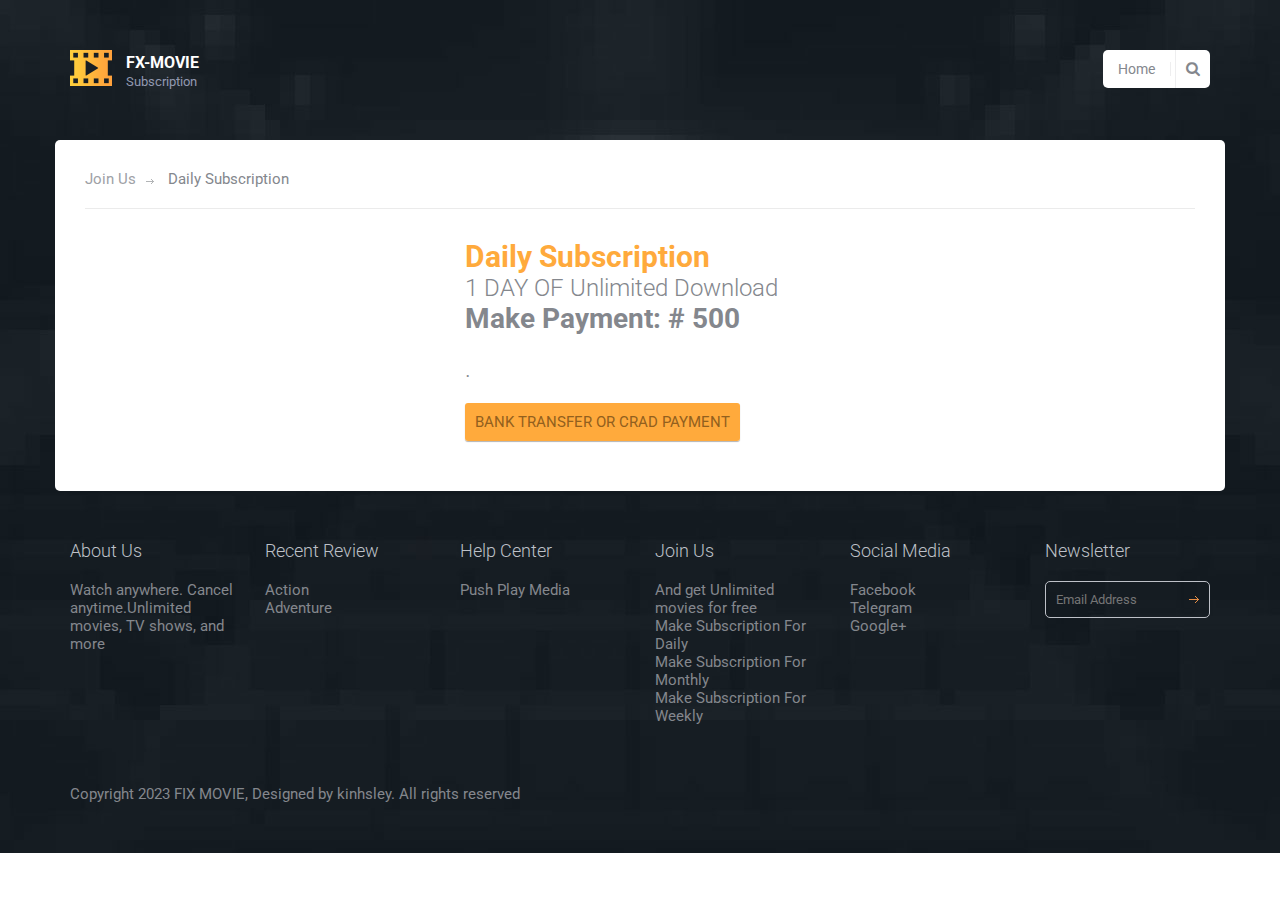
<file: home/dail.html>
<!DOCTYPE html>
<html lang="en">
	<head>
		<meta charset="UTF-8">
		<meta http-equiv="X-UA-Compatible" content="IE=edge">
		<meta name="viewport" content="width=device-width, initial-scale=1.0,maximum-scale=1">
		
		<title>FX-Movie</title>
        <link rel="shortcut icon" href="https://t3.ftcdn.net/jpg/04/93/08/96/360_F_493089675_ahSn7yR36jtFbRIUsQ4zt2i630fVxcOD.jpg" type="image/x-icon">
		<!-- Loading third party fonts -->
		<link href="http://fonts.googleapis.com/css?family=Roboto:300,400,700|" rel="stylesheet" type="text/css">
		<link href="fonts/font-awesome.min.css" rel="stylesheet" type="text/css">

		<!-- Loading main css file -->
		<link rel="stylesheet" href="style.css">
		
		<!--[if lt IE 9]>
		<script src="js/ie-support/html5.js"></script>
		<script src="js/ie-support/respond.js"></script>
		<![endif]-->

	</head>


	<body>
		

		<div id="site-content">
			<header class="site-header">
				<div class="container">
					<a href="index.html" id="branding">
						<img src="images/logo.png" alt="" class="logo">
						<div class="logo-copy">
							<h1 class="site-title">FX-Movie</h1>
							<small class="site-description">Subscription</small>
						</div>
					</a> <!-- #branding -->

					<div class="main-navigation">
						<button type="button" class="menu-toggle"><i class="fa fa-bars"></i></button>
						<ul class="menu">
							<li class="menu-item"><a href="index.html">Home</a></li>
						</ul> <!-- .menu -->

						<form action="#" class="search-form">
							<input type="text" placeholder="Search...">
							<button><i class="fa fa-search"></i></button>
						</form>
					</div> <!-- .main-navigation -->

					<div class="mobile-navigation"></div>
				</div>
			</header>
			<main class="main-content">
				<div class="container">
					<div class="page">
						<div class="breadcrumbs">
							<a href="joinus.html">Join Us</a>
							<span>Daily Subscription</span>
						</div>

						<div class="content">
							<div class="row">
                                <div class="col-md-4">
									
								</div>
								<div class="col-md-4">
									<div class="feature">
										<h3 class="feature-title">Daily Subscription </h3>
										<small class="feature-subtitle">1 DAY OF Unlimited Download <h3> Make Payment: # 500 </h3> .</small>
										<a href="https://test-checkout.korapay.com/pay/Pn2abJJ1jURc3pG" class="button">BANK TRANSFER OR CRAD PAYMENT</a>
									</div>
								</div>
								<div class="col-md-4">
								</div>
								
									</div>
								</div>
							</div>
						</div>
					</div>
				</div> <!-- .container -->
			</main>
			<footer class="site-footer">
			<div class="container">
				<div class="row">
					<div class="col-md-2">
						<div class="widget">
							<h3 class="widget-title">About Us</h3>
							<p>Watch anywhere. Cancel anytime.Unlimited movies, TV shows, and more</p>
						</div>
					</div>
					<div class="col-md-2">
						<div class="widget">
							<h3 class="widget-title">Recent Review</h3>
							<ul class="no-bullet">
								<li><a href="#">Action</a></li>
								<li><a href="#">Adventure</a></li>
								<li><a href="#"></a></li>
								<li><a href="#"></a></li>
							</ul>
						</div>
					</div>
					<div class="col-md-2">
						<div class="widget">
							<h3 class="widget-title">Help Center</h3>
							<ul class="no-bullet">
								<li><a href="#">Push Play Media</a></li>
							</ul>
						</div>
					</div>
					<div class="col-md-2">
						<div class="widget">
							<h3 class="widget-title">Join Us</h3>
							<ul class="no-bullet">
								<li><a href="#">And get Unlimited movies for free</a></li>
								<li><a href="#">Make Subscription For Daily</a></li>
								<li><a href="#">Make Subscription For Monthly</a></li>
								<li><a href="#">Make Subscription For Weekly</a></li>
							</ul>
						</div>
					</div>
					<div class="col-md-2">
						<div class="widget">
							<h3 class="widget-title">Social Media</h3>
							<ul class="no-bullet">
								<li><a href="#">Facebook</a></li>
								<li><a href="#">Telegram</a></li>
								<li><a href="#">Google+</a></li>
							</ul>
						</div>
					</div>
					<div class="col-md-2">
						<div class="widget">
							<h3 class="widget-title">Newsletter</h3>
							<form action="#" class="subscribe-form">
								<input type="text" placeholder="Email Address">
							</form>
						</div>
					</div>
				</div> 

				<div class="colophon">Copyright 2023 FIX MOVIE, Designed by kinhsley. All rights reserved</div>
				</div> <!-- .container -->

			</footer>
		</div>
		<!-- Default snippet for navigation -->
		


		<script src="js/jquery-1.11.1.min.js"></script>
		<script src="js/plugins.js"></script>
		<script src="js/app.js"></script>
		
	</body>

</html>
</file>
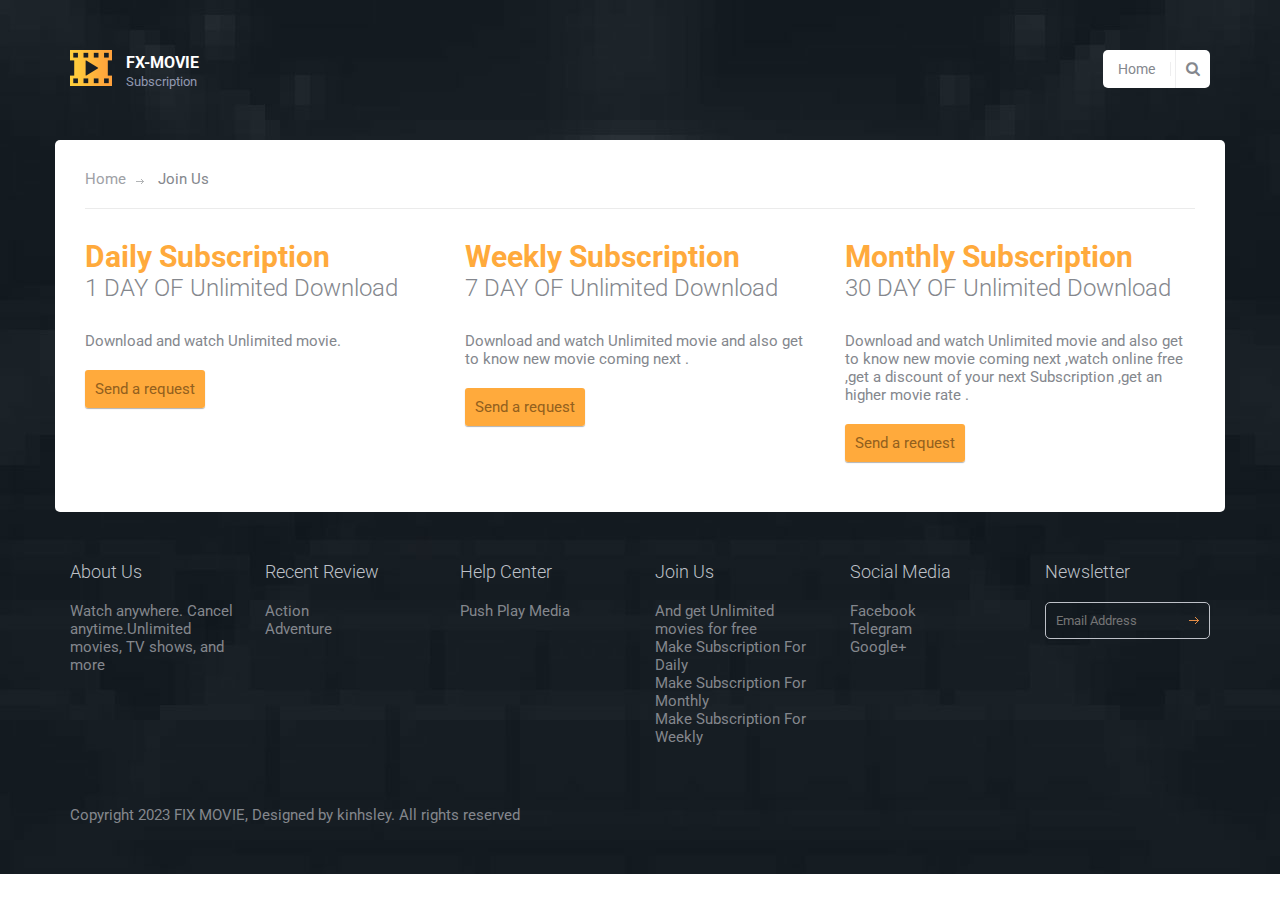
<file: home/joinus.html>
<!DOCTYPE html>
<html lang="en">
	<head>
		<meta charset="UTF-8">
		<meta http-equiv="X-UA-Compatible" content="IE=edge">
		<meta name="viewport" content="width=device-width, initial-scale=1.0,maximum-scale=1">
		
		<title>FX-Movie</title>
		<link rel="shortcut icon" href="https://t3.ftcdn.net/jpg/04/93/08/96/360_F_493089675_ahSn7yR36jtFbRIUsQ4zt2i630fVxcOD.jpg" type="image/x-icon">
		<!-- Loading third party fonts -->
		<link href="http://fonts.googleapis.com/css?family=Roboto:300,400,700|" rel="stylesheet" type="text/css">
		<link href="fonts/font-awesome.min.css" rel="stylesheet" type="text/css">

		<!-- Loading main css file -->
		<link rel="stylesheet" href="style.css">
		
		<!--[if lt IE 9]>
		<script src="js/ie-support/html5.js"></script>
		<script src="js/ie-support/respond.js"></script>
		<![endif]-->

	</head>


	<body>
		

		<div id="site-content">
			<header class="site-header">
				<div class="container">
					<a href="index.html" id="branding">
						<img src="images/logo.png" alt="" class="logo">
						<div class="logo-copy">
							<h1 class="site-title">FX-Movie</h1>
							<small class="site-description">Subscription</small>
						</div>
					</a> <!-- #branding -->

					<div class="main-navigation">
						<button type="button" class="menu-toggle"><i class="fa fa-bars"></i></button>
						<ul class="menu">
							<li class="menu-item"><a href="index.html">Home</a></li>
						</ul> <!-- .menu -->

						<form action="#" class="search-form">
							<input type="text" placeholder="Search...">
							<button><i class="fa fa-search"></i></button>
						</form>
					</div> <!-- .main-navigation -->

					<div class="mobile-navigation"></div>
				</div>
			</header>
			<main class="main-content">
				<div class="container">
					<div class="page">
						<div class="breadcrumbs">
							<a href="index.html">Home</a>
							<span>Join Us</span>
						</div>

						<div class="content">
							<div class="row">
								<div class="col-md-4">
									<div class="feature">
										<h3 class="feature-title">Daily Subscription </h3>
										<small class="feature-subtitle">1 DAY OF Unlimited Download</small>
										<p>Download and watch Unlimited movie.</p>
										<a href="dail.html" class="button">Send a request</a>
									</div>
								</div>
								<div class="col-md-4">
									<div class="feature">
										<h3 class="feature-title">Weekly Subscription </h3>
										<small class="feature-subtitle">7 DAY OF Unlimited Download</small>
										<p>Download and watch Unlimited movie and also get to know new movie coming next .</p>
										<a href="weely.html" class="button">Send a request</a>
									</div>
								</div>
								<div class="col-md-4">
									<div class="feature">
										<h3 class="feature-title">Monthly Subscription</h3>
										<small class="feature-subtitle">30 DAY OF Unlimited Download</small>
										<p>Download and watch Unlimited movie and also get to know new movie coming next ,watch online free ,get a discount of your next Subscription ,get an higher movie rate .</p>
										<a href="month.html" class="button">Send a request</a>
									</div>
								</div>
							</div>
						</div>
					</div>
				</div> <!-- .container -->
			</main>
			<footer class="site-footer">
			<div class="container">
				<div class="row">
					<div class="col-md-2">
						<div class="widget">
							<h3 class="widget-title">About Us</h3>
							<p>Watch anywhere. Cancel anytime.Unlimited movies, TV shows, and more</p>
						</div>
					</div>
					<div class="col-md-2">
						<div class="widget">
							<h3 class="widget-title">Recent Review</h3>
							<ul class="no-bullet">
								<li><a href="#">Action</a></li>
								<li><a href="#">Adventure</a></li>
								<li><a href="#"></a></li>
								<li><a href="#"></a></li>
							</ul>
						</div>
					</div>
					<div class="col-md-2">
						<div class="widget">
							<h3 class="widget-title">Help Center</h3>
							<ul class="no-bullet">
								<li><a href="#">Push Play Media</a></li>
							</ul>
						</div>
					</div>
					<div class="col-md-2">
						<div class="widget">
							<h3 class="widget-title">Join Us</h3>
							<ul class="no-bullet">
								<li><a href="#">And get Unlimited movies for free</a></li>
								<li><a href="#">Make Subscription For Daily</a></li>
								<li><a href="#">Make Subscription For Monthly</a></li>
								<li><a href="#">Make Subscription For Weekly</a></li>
							</ul>
						</div>
					</div>
					<div class="col-md-2">
						<div class="widget">
							<h3 class="widget-title">Social Media</h3>
							<ul class="no-bullet">
								<li><a href="#">Facebook</a></li>
								<li><a href="#">Telegram</a></li>
								<li><a href="#">Google+</a></li>
							</ul>
						</div>
					</div>
					<div class="col-md-2">
						<div class="widget">
							<h3 class="widget-title">Newsletter</h3>
							<form action="#" class="subscribe-form">
								<input type="text" placeholder="Email Address">
							</form>
						</div>
					</div>
				</div> 

				<div class="colophon">Copyright 2023 FIX MOVIE, Designed by kinhsley. All rights reserved</div>
				</div> <!-- .container -->

			</footer>
		</div>
		<!-- Default snippet for navigation -->
		


		<script src="js/jquery-1.11.1.min.js"></script>
		<script src="js/plugins.js"></script>
		<script src="js/app.js"></script>
		
	</body>

</html>
</file>
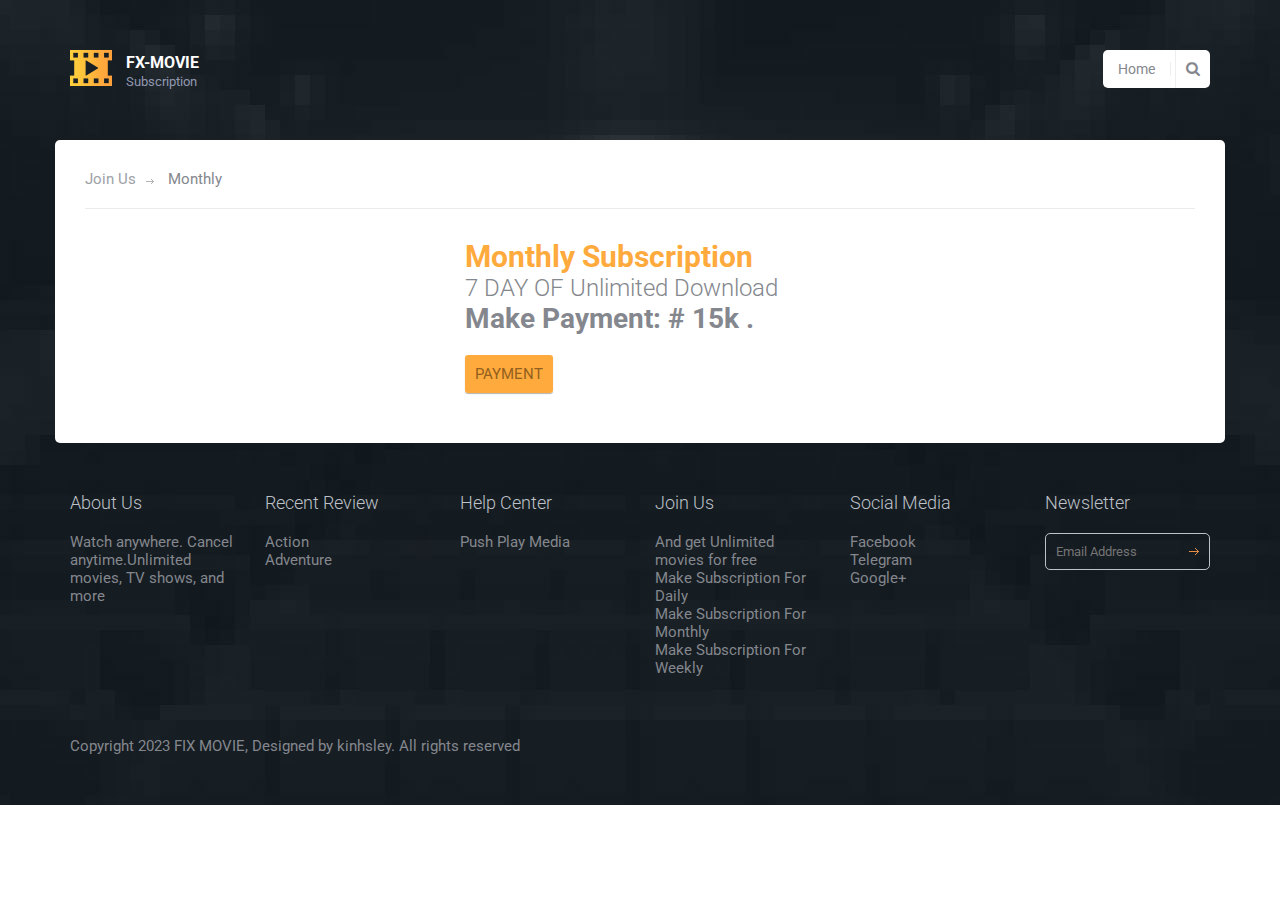
<file: home/month.html>
<!DOCTYPE html>
<html lang="en">
	<head>
		<meta charset="UTF-8">
		<meta http-equiv="X-UA-Compatible" content="IE=edge">
		<meta name="viewport" content="width=device-width, initial-scale=1.0,maximum-scale=1">
		
		<title>FX-Movie</title>
        <link rel="shortcut icon" href="https://t3.ftcdn.net/jpg/04/93/08/96/360_F_493089675_ahSn7yR36jtFbRIUsQ4zt2i630fVxcOD.jpg" type="image/x-icon">

		<!-- Loading third party fonts -->
		<link href="http://fonts.googleapis.com/css?family=Roboto:300,400,700|" rel="stylesheet" type="text/css">
		<link href="fonts/font-awesome.min.css" rel="stylesheet" type="text/css">

		<!-- Loading main css file -->
		<link rel="stylesheet" href="style.css">
		
		<!--[if lt IE 9]>
		<script src="js/ie-support/html5.js"></script>
		<script src="js/ie-support/respond.js"></script>
		<![endif]-->

	</head>


	<body>
		

		<div id="site-content">
			<header class="site-header">
				<div class="container">
					<a href="index.html" id="branding">
						<img src="images/logo.png" alt="" class="logo">
						<div class="logo-copy">
							<h1 class="site-title">FX-Movie</h1>
							<small class="site-description">Subscription</small>
						</div>
					</a> <!-- #branding -->

					<div class="main-navigation">
						<button type="button" class="menu-toggle"><i class="fa fa-bars"></i></button>
						<ul class="menu">
							<li class="menu-item"><a href="index.html">Home</a></li>
						</ul> <!-- .menu -->

						<form action="#" class="search-form">
							<input type="text" placeholder="Search...">
							<button><i class="fa fa-search"></i></button>
						</form>
					</div> <!-- .main-navigation -->

					<div class="mobile-navigation"></div>
				</div>
			</header>
			<main class="main-content">
				<div class="container">
					<div class="page">
						<div class="breadcrumbs">
							<a href="joinus.html">Join Us</a>
							<span>Monthly </span>
						</div>

						<div class="content">
							<div class="row">
								<div class="col-md-4">
									
								</div>
								<div class="col-md-4">
									<div class="feature">
										<h3 class="feature-title">Monthly  Subscription </h3>
										<small class="feature-subtitle">7 DAY OF Unlimited Download <h3> Make Payment: # 15k .</h3></small>
										
										<a href="https://test-checkout.korapay.com/pay/4UPamB1UmZ8FASX" class="button"> PAYMENT</a>
									</div>
								</div>
								<div class="col-md-4">
									
								</div>
							</div>
						</div>
					</div>
				</div> <!-- .container -->
			</main>
			<footer class="site-footer">
			<div class="container">
				<div class="row">
					<div class="col-md-2">
						<div class="widget">
							<h3 class="widget-title">About Us</h3>
							<p>Watch anywhere. Cancel anytime.Unlimited movies, TV shows, and more</p>
						</div>
					</div>
					<div class="col-md-2">
						<div class="widget">
							<h3 class="widget-title">Recent Review</h3>
							<ul class="no-bullet">
								<li><a href="#">Action</a></li>
								<li><a href="#">Adventure</a></li>
								<li><a href="#"></a></li>
								<li><a href="#"></a></li>
							</ul>
						</div>
					</div>
					<div class="col-md-2">
						<div class="widget">
							<h3 class="widget-title">Help Center</h3>
							<ul class="no-bullet">
								<li><a href="#">Push Play Media</a></li>
							</ul>
						</div>
					</div>
					<div class="col-md-2">
						<div class="widget">
							<h3 class="widget-title">Join Us</h3>
							<ul class="no-bullet">
								<li><a href="#">And get Unlimited movies for free</a></li>
								<li><a href="#">Make Subscription For Daily</a></li>
								<li><a href="#">Make Subscription For Monthly</a></li>
								<li><a href="#">Make Subscription For Weekly</a></li>
							</ul>
						</div>
					</div>
					<div class="col-md-2">
						<div class="widget">
							<h3 class="widget-title">Social Media</h3>
							<ul class="no-bullet">
								<li><a href="#">Facebook</a></li>
								<li><a href="#">Telegram</a></li>
								<li><a href="#">Google+</a></li>
							</ul>
						</div>
					</div>
					<div class="col-md-2">
						<div class="widget">
							<h3 class="widget-title">Newsletter</h3>
							<form action="#" class="subscribe-form">
								<input type="text" placeholder="Email Address">
							</form>
						</div>
					</div>
				</div> 

				<div class="colophon">Copyright 2023 FIX MOVIE, Designed by kinhsley. All rights reserved</div>
				</div> <!-- .container -->

			</footer>
		</div>
		<!-- Default snippet for navigation -->
		


		<script src="js/jquery-1.11.1.min.js"></script>
		<script src="js/plugins.js"></script>
		<script src="js/app.js"></script>
		
	</body>

</html>
</file>
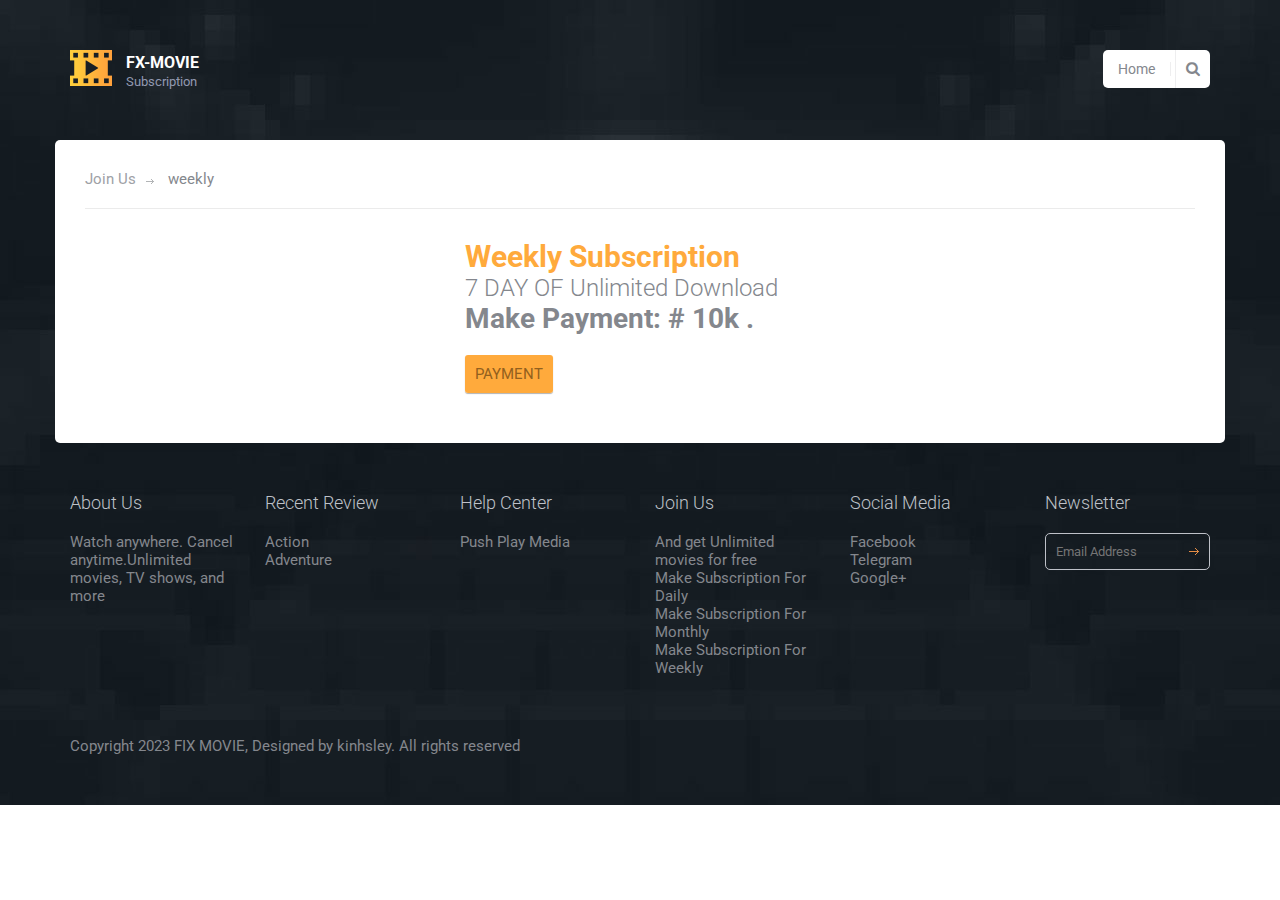
<file: home/weely.html>
<!DOCTYPE html>
<html lang="en">
	<head>
		<meta charset="UTF-8">
		<meta http-equiv="X-UA-Compatible" content="IE=edge">
		<meta name="viewport" content="width=device-width, initial-scale=1.0,maximum-scale=1">
		
		<title>FX-Movie</title>
        <link rel="shortcut icon" href="https://t3.ftcdn.net/jpg/04/93/08/96/360_F_493089675_ahSn7yR36jtFbRIUsQ4zt2i630fVxcOD.jpg" type="image/x-icon">

		<!-- Loading third party fonts -->
		<link href="http://fonts.googleapis.com/css?family=Roboto:300,400,700|" rel="stylesheet" type="text/css">
		<link href="fonts/font-awesome.min.css" rel="stylesheet" type="text/css">

		<!-- Loading main css file -->
		<link rel="stylesheet" href="style.css">
		
		<!--[if lt IE 9]>
		<script src="js/ie-support/html5.js"></script>
		<script src="js/ie-support/respond.js"></script>
		<![endif]-->

	</head>


	<body>
		

		<div id="site-content">
			<header class="site-header">
				<div class="container">
					<a href="index.html" id="branding">
						<img src="images/logo.png" alt="" class="logo">
						<div class="logo-copy">
							<h1 class="site-title">FX-Movie</h1>
							<small class="site-description">Subscription</small>
						</div>
					</a> <!-- #branding -->

					<div class="main-navigation">
						<button type="button" class="menu-toggle"><i class="fa fa-bars"></i></button>
						<ul class="menu">
							<li class="menu-item"><a href="index.html">Home</a></li>
						</ul> <!-- .menu -->

						<form action="#" class="search-form">
							<input type="text" placeholder="Search...">
							<button><i class="fa fa-search"></i></button>
						</form>
					</div> <!-- .main-navigation -->

					<div class="mobile-navigation"></div>
				</div>
			</header>
			<main class="main-content">
				<div class="container">
					<div class="page">
						<div class="breadcrumbs">
							<a href="joinus.html">Join Us</a>
							<span>weekly</span>
						</div>

						<div class="content">
							<div class="row">
								<div class="col-md-4">
									
								</div>
								<div class="col-md-4">
									<div class="feature">
										<h3 class="feature-title">Weekly Subscription </h3>
										<small class="feature-subtitle">7 DAY OF Unlimited Download <h3> Make Payment: # 10k .</h3></small>
										
										<a href="https://test-checkout.korapay.com/pay/3WW5f738C4uQcuU" class="button">PAYMENT</a>
									</div>
								</div>
								<div class="col-md-4">
									
								</div>
							</div>
						</div>
					</div>
				</div> <!-- .container -->
			</main>
			<footer class="site-footer">
			<div class="container">
				<div class="row">
					<div class="col-md-2">
						<div class="widget">
							<h3 class="widget-title">About Us</h3>
							<p>Watch anywhere. Cancel anytime.Unlimited movies, TV shows, and more</p>
						</div>
					</div>
					<div class="col-md-2">
						<div class="widget">
							<h3 class="widget-title">Recent Review</h3>
							<ul class="no-bullet">
								<li><a href="#">Action</a></li>
								<li><a href="#">Adventure</a></li>
								<li><a href="#"></a></li>
								<li><a href="#"></a></li>
							</ul>
						</div>
					</div>
					<div class="col-md-2">
						<div class="widget">
							<h3 class="widget-title">Help Center</h3>
							<ul class="no-bullet">
								<li><a href="#">Push Play Media</a></li>
							</ul>
						</div>
					</div>
					<div class="col-md-2">
						<div class="widget">
							<h3 class="widget-title">Join Us</h3>
							<ul class="no-bullet">
								<li><a href="#">And get Unlimited movies for free</a></li>
								<li><a href="#">Make Subscription For Daily</a></li>
								<li><a href="#">Make Subscription For Monthly</a></li>
								<li><a href="#">Make Subscription For Weekly</a></li>
							</ul>
						</div>
					</div>
					<div class="col-md-2">
						<div class="widget">
							<h3 class="widget-title">Social Media</h3>
							<ul class="no-bullet">
								<li><a href="#">Facebook</a></li>
								<li><a href="#">Telegram</a></li>
								<li><a href="#">Google+</a></li>
							</ul>
						</div>
					</div>
					<div class="col-md-2">
						<div class="widget">
							<h3 class="widget-title">Newsletter</h3>
							<form action="#" class="subscribe-form">
								<input type="text" placeholder="Email Address">
							</form>
						</div>
					</div>
				</div> 

				<div class="colophon">Copyright 2023 FIX MOVIE, Designed by kinhsley. All rights reserved</div>
				</div> <!-- .container -->

			</footer>
		</div>
		<!-- Default snippet for navigation -->
		


		<script src="js/jquery-1.11.1.min.js"></script>
		<script src="js/plugins.js"></script>
		<script src="js/app.js"></script>
		
	</body>

</html>
</file>
<file: sgin/css/jC7T63PhCHR3.css>
@font-face{font-family:'Haas Grot Text R Web';font-style:normal;font-weight:400;src:url(../fonts/xxNecSA58bZd.eot);src:url(../fonts/xxNecSA58bZd.eot#iefix) format("embedded-opentype"),url(../fonts/JRv0OOCptkYU.woff2) format("woff2"),url(../fonts/ddy18QxGyukX.woff) format("woff");font-display:optional}@font-face{font-family:'Haas Grot Text R Web';font-style:italic;font-weight:400;src:url(../fonts/navAchU76PE0.eot);src:url(../fonts/navAchU76PE0.eot#iefix) format("embedded-opentype"),url(../fonts/x1YnuLywoQ6c.woff2) format("woff2"),url(../fonts/aDaKtWXMVnH9.woff) format("woff");font-display:optional}@font-face{font-family:'Haas Grot Text R Web';font-style:normal;font-weight:500;src:url(../fonts/hEAKa0a77Gz1.eot);src:url(../fonts/hEAKa0a77Gz1.eot#iefix) format("embedded-opentype"),url(../fonts/7fRU8FeK7QDK.woff2) format("woff2"),url(../fonts/1kkyu0eaqBbk.woff) format("woff");font-display:optional}@font-face{font-family:'Haas Grot Text R Web';font-style:italic;font-weight:500;src:url(../fonts/LA6vUbhuFsWY.eot);src:url(../fonts/LA6vUbhuFsWY.eot#iefix) format("embedded-opentype"),url(../fonts/4qdSEnqYfL9T.woff2) format("woff2"),url(../fonts/dEPS9lHQXzIW.woff) format("woff");font-display:optional}@font-face{font-family:'Haas Grot Text R Web';font-style:normal;font-weight:700;src:url(../fonts/XC74I7vYEk0Z.eot);src:url(../fonts/XC74I7vYEk0Z.eot#iefix) format("embedded-opentype"),url(../fonts/QKjcofwEUOob.woff2) format("woff2"),url(../fonts/WWjFVb0Pv6oQ.woff) format("woff");font-display:optional}@font-face{font-family:'Haas Grot Text R Web';font-style:italic;font-weight:700;src:url(../fonts/QfXEbAYIRqUI.eot);src:url(../fonts/QfXEbAYIRqUI.eot#iefix) format("embedded-opentype"),url(../fonts/pRAl6luGxu11.woff2) format("woff2"),url(../fonts/lid1hbY14cp6.woff) format("woff");font-display:optional}label{font-family:"Haas Grot Text R Web", "Helvetica Neue", Helvetica, Arial, sans-serif;font-size:16px;font-weight:500;line-height:22px;display:block;margin-bottom:10px;color:#0d0c22}label.required:after{content:'*';margin-left:4px;color:#ea4c89}label.label-on-dark-bg{color:#fff}form.gen-form fieldset{position:relative;margin:8px 0}form.gen-form label img{position:relative;margin-left:2px}form.gen-form label img.avatar{width:16px;height:16px;margin:0 2px 0 0;border-radius:50%}fieldset.single-row input[type='text']{width:50%}@media (min-width: 768px){fieldset.single-row input[type='text']{width:70%}}fieldset.single-row p.message{font-family:"Haas Grot Text R Web", "Helvetica Neue", Helvetica, Arial, sans-serif;font-size:14px;font-weight:400;line-height:20px;margin-top:4px;color:#9e9ea7}.inline-radios{display:-ms-flexbox;display:flex;-ms-flex-align:center;align-items:center}.dropdown-checkbox .checkbox-radio-label{color:#6e6d7a}.dropdown-checkbox .checkbox-radio-label.checked{color:#0d0c22}.checkbox-radio-label{font-family:"Haas Grot Text R Web", "Helvetica Neue", Helvetica, Arial, sans-serif;font-size:14px;font-weight:400;line-height:20px;display:-ms-flexbox;display:flex;-ms-flex-negative:0;flex-shrink:0;-ms-flex-align:center;align-items:center;color:#3d3d4e}.inline-radios .checkbox-radio-label{margin-right:16px;margin-bottom:0}.inline-radios .checkbox-radio-label:last-child{margin-right:0}.checkbox-radio-label.is-disabled{color:#9e9ea7}.checkbox-radio-label label{margin-bottom:0}.checkbox-radio-label:hover input{-webkit-box-shadow:0 0 0 4px rgba(234,76,137,0.1);box-shadow:0 0 0 4px rgba(234,76,137,0.1);cursor:pointer}.v-checkbox{-webkit-user-select:none;-moz-user-select:none;-ms-user-select:none;user-select:none}.v-checkbox.is-disabled{opacity:0.6}.v-checkbox.is-disabled .checkbox-radio-label:hover{-webkit-box-shadow:none;box-shadow:none;cursor:not-allowed}.v-checkbox.is-disabled input[type='checkbox']:hover{-webkit-box-shadow:none;box-shadow:none;cursor:not-allowed}input[type='text'],input[type='number'],input[type='search'],input[type='password'],input[type='email'],input[type='url'],input[type='tel'],.braintree-input,.selectize-input,textarea,.ql-container .ql-editor,select,.input-with-prefix{font-family:"Haas Grot Text R Web", "Helvetica Neue", Helvetica, Arial, sans-serif;font-size:16px;font-weight:400;line-height:28px;-webkit-box-sizing:border-box;box-sizing:border-box;width:100%;height:40px;padding:10px 16px;-webkit-transition:background-color 200ms ease, outline 200ms ease, color 200ms ease, -webkit-box-shadow 200ms ease;transition:background-color 200ms ease, outline 200ms ease, color 200ms ease, -webkit-box-shadow 200ms ease;transition:background-color 200ms ease, outline 200ms ease, color 200ms ease, box-shadow 200ms ease;transition:background-color 200ms ease, outline 200ms ease, color 200ms ease, box-shadow 200ms ease, -webkit-box-shadow 200ms ease;border-radius:8px;outline:none;background-color:#f3f3f4;color:#0d0c22;-webkit-appearance:none;-moz-appearance:none;appearance:none}@media (min-width: 768px){input[type='text'],input[type='number'],input[type='search'],input[type='password'],input[type='email'],input[type='url'],input[type='tel'],.braintree-input,.selectize-input,textarea,.ql-container .ql-editor,select,.input-with-prefix{font-size:14px}}input:hover[type='text'],input:hover[type='number'],input:hover[type='search'],input:hover[type='password'],input:hover[type='email'],input:hover[type='url'],input:hover[type='tel'],.braintree-input:hover,.selectize-input:hover,textarea:hover,.ql-container .ql-editor:hover,select:hover,.input-with-prefix:hover{border-color:rgba(0,0,0,0.1);background-color:#fff;-webkit-box-shadow:0 0 0 4px rgba(234,76,137,0.1);box-shadow:0 0 0 4px rgba(234,76,137,0.1)}input.braintree-hosted-fields-focused[type='text'],input.braintree-hosted-fields-focused[type='number'],input.braintree-hosted-fields-focused[type='search'],input.braintree-hosted-fields-focused[type='password'],input.braintree-hosted-fields-focused[type='email'],input.braintree-hosted-fields-focused[type='url'],input.braintree-hosted-fields-focused[type='tel'],.braintree-hosted-fields-focused.braintree-input,.braintree-hosted-fields-focused.selectize-input,textarea.braintree-hosted-fields-focused,.ql-container .braintree-hosted-fields-focused.ql-editor,select.braintree-hosted-fields-focused,.braintree-hosted-fields-focused.input-with-prefix,input:focus[type='text'],input:focus[type='number'],input:focus[type='search'],input:focus[type='password'],input:focus[type='email'],input:focus[type='url'],input:focus[type='tel'],.braintree-input:focus,.selectize-input:focus,textarea:focus,.ql-container .ql-editor:focus,select:focus,.input-with-prefix:focus{border-color:rgba(234,76,137,0.4);background-color:#fff;-webkit-box-shadow:0 0 0 4px rgba(234,76,137,0.1);box-shadow:0 0 0 4px rgba(234,76,137,0.1)}input:active[type='text'],input:active[type='number'],input:active[type='search'],input:active[type='password'],input:active[type='email'],input:active[type='url'],input:active[type='tel'],.braintree-input:active,.selectize-input:active,textarea:active,.ql-container .ql-editor:active,select:active,.input-with-prefix:active{border-color:#e7e7e9;background-color:#fff;-webkit-box-shadow:none;box-shadow:none}input.input-on-gray-bg[type='text'],input.input-on-gray-bg[type='number'],input.input-on-gray-bg[type='search'],input.input-on-gray-bg[type='password'],input.input-on-gray-bg[type='email'],input.input-on-gray-bg[type='url'],input.input-on-gray-bg[type='tel'],.input-on-gray-bg.braintree-input,.input-on-gray-bg.selectize-input,textarea.input-on-gray-bg,.ql-container .input-on-gray-bg.ql-editor,select.input-on-gray-bg,.input-on-gray-bg.input-with-prefix{border-color:#e7e7e9;background-color:#fff}input:-moz-read-only:not(select):not(div)[type='text'],input:-moz-read-only:not(select):not(div)[type='number'],input:-moz-read-only:not(select):not(div)[type='search'],input:-moz-read-only:not(select):not(div)[type='password'],input:-moz-read-only:not(select):not(div)[type='email'],input:-moz-read-only:not(select):not(div)[type='url'],input:-moz-read-only:not(select):not(div)[type='tel'],.braintree-input:-moz-read-only:not(select):not(div),.selectize-input:-moz-read-only:not(select):not(div),textarea:-moz-read-only:not(select):not(div),.ql-container .ql-editor:-moz-read-only:not(select):not(div),select:-moz-read-only:not(select):not(div),.input-with-prefix:-moz-read-only:not(select):not(div){border-color:transparent;background-color:#f3f3f4;box-shadow:none;color:#9e9ea7}input:disabled:not(select):not(div)[type='text'],input:disabled:not(select):not(div)[type='number'],input:disabled:not(select):not(div)[type='search'],input:disabled:not(select):not(div)[type='password'],input:disabled:not(select):not(div)[type='email'],input:disabled:not(select):not(div)[type='url'],input:disabled:not(select):not(div)[type='tel'],.braintree-input:disabled:not(select):not(div),.selectize-input:disabled:not(select):not(div),textarea:disabled:not(select):not(div),.ql-container .ql-editor:disabled:not(select):not(div),select:disabled:not(select):not(div),.input-with-prefix:disabled:not(select):not(div),input:read-only:not(select):not(div)[type='text'],input:read-only:not(select):not(div)[type='number'],input:read-only:not(select):not(div)[type='search'],input:read-only:not(select):not(div)[type='password'],input:read-only:not(select):not(div)[type='email'],input:read-only:not(select):not(div)[type='url'],input:read-only:not(select):not(div)[type='tel'],.braintree-input:read-only:not(select):not(div),.selectize-input:read-only:not(select):not(div),textarea:read-only:not(select):not(div),.ql-container .ql-editor:read-only:not(select):not(div),select:read-only:not(select):not(div),.input-with-prefix:read-only:not(select):not(div){border-color:transparent;background-color:#f3f3f4;-webkit-box-shadow:none;box-shadow:none;color:#9e9ea7}input.input-on-dark-bg[type='text'],input.input-on-dark-bg[type='number'],input.input-on-dark-bg[type='search'],input.input-on-dark-bg[type='password'],input.input-on-dark-bg[type='email'],input.input-on-dark-bg[type='url'],input.input-on-dark-bg[type='tel'],.input-on-dark-bg.braintree-input,.input-on-dark-bg.selectize-input,textarea.input-on-dark-bg,.ql-container .input-on-dark-bg.ql-editor,select.input-on-dark-bg,.input-on-dark-bg.input-with-prefix{background-color:#3d3d4e;color:#9e9ea7}input.input-on-dark-bg:hover[type='text'],input.input-on-dark-bg:hover[type='number'],input.input-on-dark-bg:hover[type='search'],input.input-on-dark-bg:hover[type='password'],input.input-on-dark-bg:hover[type='email'],input.input-on-dark-bg:hover[type='url'],input.input-on-dark-bg:hover[type='tel'],.input-on-dark-bg.braintree-input:hover,.input-on-dark-bg.selectize-input:hover,textarea.input-on-dark-bg:hover,.ql-container .input-on-dark-bg.ql-editor:hover,select.input-on-dark-bg:hover,.input-on-dark-bg.input-with-prefix:hover{border-color:transparent;background-color:#0d0c22;-webkit-box-shadow:0 0 0 4px #3d3d4e;box-shadow:0 0 0 4px #3d3d4e;color:rgba(255,255,255,0.6)}input.input-on-dark-bg:focus[type='text'],input.input-on-dark-bg:focus[type='number'],input.input-on-dark-bg:focus[type='search'],input.input-on-dark-bg:focus[type='password'],input.input-on-dark-bg:focus[type='email'],input.input-on-dark-bg:focus[type='url'],input.input-on-dark-bg:focus[type='tel'],.input-on-dark-bg.braintree-input:focus,.input-on-dark-bg.selectize-input:focus,textarea.input-on-dark-bg:focus,.ql-container .input-on-dark-bg.ql-editor:focus,select.input-on-dark-bg:focus,.input-on-dark-bg.input-with-prefix:focus{border-color:rgba(0,0,0,0.3);background-color:#0d0c22;-webkit-box-shadow:0 0 0 4px #3d3d4e;box-shadow:0 0 0 4px #3d3d4e;color:rgba(255,255,255,0.6)}input.input-on-dark-bg:active[type='text'],input.input-on-dark-bg:active[type='number'],input.input-on-dark-bg:active[type='search'],input.input-on-dark-bg:active[type='password'],input.input-on-dark-bg:active[type='email'],input.input-on-dark-bg:active[type='url'],input.input-on-dark-bg:active[type='tel'],.input-on-dark-bg.braintree-input:active,.input-on-dark-bg.selectize-input:active,textarea.input-on-dark-bg:active,.ql-container .input-on-dark-bg.ql-editor:active,select.input-on-dark-bg:active,.input-on-dark-bg.input-with-prefix:active{border-color:#3d3d4e;background-color:#0d0c22;-webkit-box-shadow:none;box-shadow:none;color:#fff}input.input-on-dark-bg:-moz-read-only[type='text'],input.input-on-dark-bg:-moz-read-only[type='number'],input.input-on-dark-bg:-moz-read-only[type='search'],input.input-on-dark-bg:-moz-read-only[type='password'],input.input-on-dark-bg:-moz-read-only[type='email'],input.input-on-dark-bg:-moz-read-only[type='url'],input.input-on-dark-bg:-moz-read-only[type='tel'],.input-on-dark-bg.braintree-input:-moz-read-only,.input-on-dark-bg.selectize-input:-moz-read-only,textarea.input-on-dark-bg:-moz-read-only,.ql-container .input-on-dark-bg.ql-editor:-moz-read-only,select.input-on-dark-bg:-moz-read-only,.input-on-dark-bg.input-with-prefix:-moz-read-only{border-color:transparent;background-color:#3d3d4e;box-shadow:none}input.input-on-dark-bg:disabled[type='text'],input.input-on-dark-bg:disabled[type='number'],input.input-on-dark-bg:disabled[type='search'],input.input-on-dark-bg:disabled[type='password'],input.input-on-dark-bg:disabled[type='email'],input.input-on-dark-bg:disabled[type='url'],input.input-on-dark-bg:disabled[type='tel'],.input-on-dark-bg.braintree-input:disabled,.input-on-dark-bg.selectize-input:disabled,textarea.input-on-dark-bg:disabled,.ql-container .input-on-dark-bg.ql-editor:disabled,select.input-on-dark-bg:disabled,.input-on-dark-bg.input-with-prefix:disabled,input.input-on-dark-bg:read-only[type='text'],input.input-on-dark-bg:read-only[type='number'],input.input-on-dark-bg:read-only[type='search'],input.input-on-dark-bg:read-only[type='password'],input.input-on-dark-bg:read-only[type='email'],input.input-on-dark-bg:read-only[type='url'],input.input-on-dark-bg:read-only[type='tel'],.input-on-dark-bg.braintree-input:read-only,.input-on-dark-bg.selectize-input:read-only,textarea.input-on-dark-bg:read-only,.ql-container .input-on-dark-bg.ql-editor:read-only,select.input-on-dark-bg:read-only,.input-on-dark-bg.input-with-prefix:read-only{border-color:transparent;background-color:#3d3d4e;-webkit-box-shadow:none;box-shadow:none}input.input-with-error[type='text'],input.input-with-error[type='number'],input.input-with-error[type='search'],input.input-with-error[type='password'],input.input-with-error[type='email'],input.input-with-error[type='url'],input.input-with-error[type='tel'],.input-with-error.braintree-input,.input-with-error.selectize-input,textarea.input-with-error,.ql-container .input-with-error.ql-editor,select.input-with-error,.input-with-error.input-with-prefix{background:#ffeeee;color:#ff5555}input.input-with-outline-only[type='text'],input.input-with-outline-only[type='number'],input.input-with-outline-only[type='search'],input.input-with-outline-only[type='password'],input.input-with-outline-only[type='email'],input.input-with-outline-only[type='url'],input.input-with-outline-only[type='tel'],.input-with-outline-only.braintree-input,.input-with-outline-only.selectize-input,textarea.input-with-outline-only,.ql-container .input-with-outline-only.ql-editor,select.input-with-outline-only,.input-with-outline-only.input-with-prefix{height:48px;border-width:2px;border-color:#e7e7e9;background-color:#fff}.selectize-input input[type='text'],.selectize-input input[type='number'],.selectize-input input[type='search'],.selectize-input input[type='password'],.selectize-input input[type='email'],.selectize-input input[type='url'],.selectize-input input[type='tel'],.selectize-input .braintree-input,.selectize-input .selectize-input,.selectize-input textarea,.selectize-input .ql-container .ql-editor,.ql-container .selectize-input .ql-editor,.selectize-input select,.selectize-input .input-with-prefix{height:auto;padding:7px 16px}fieldset.fieldWithErrors input[type='text'],fieldset.fieldWithErrors input[type='number'],fieldset.fieldWithErrors input[type='search'],fieldset.fieldWithErrors input[type='password'],fieldset.fieldWithErrors input[type='email'],fieldset.fieldWithErrors input[type='url'],fieldset.fieldWithErrors input[type='tel'],fieldset.fieldWithErrors .braintree-input,fieldset.fieldWithErrors .selectize-input,fieldset.fieldWithErrors textarea,fieldset.fieldWithErrors .ql-container .ql-editor,.ql-container fieldset.fieldWithErrors .ql-editor,fieldset.fieldWithErrors select,fieldset.fieldWithErrors .input-with-prefix{background:#ffeeee;color:#ff5555}fieldset.fieldWithErrors input[type='text']:before,fieldset.fieldWithErrors input[type='number']:before,fieldset.fieldWithErrors input[type='search']:before,fieldset.fieldWithErrors input[type='password']:before,fieldset.fieldWithErrors input[type='email']:before,fieldset.fieldWithErrors input[type='url']:before,fieldset.fieldWithErrors input[type='tel']:before,fieldset.fieldWithErrors .braintree-input:before,fieldset.fieldWithErrors .selectize-input:before,fieldset.fieldWithErrors textarea:before,fieldset.fieldWithErrors .ql-container .ql-editor:before,.ql-container fieldset.fieldWithErrors .ql-editor:before,fieldset.fieldWithErrors select:before,fieldset.fieldWithErrors .input-with-prefix:before{content:' ';position:absolute;top:0;right:0;width:16px;height:16px;border:1px solid #fff;border-radius:50%;background:#ff5555;color:#fff}fieldset.fieldWithErrors input.input-on-dark-bg[type='text'],fieldset.fieldWithErrors input.input-on-dark-bg[type='number'],fieldset.fieldWithErrors input.input-on-dark-bg[type='search'],fieldset.fieldWithErrors input.input-on-dark-bg[type='password'],fieldset.fieldWithErrors input.input-on-dark-bg[type='email'],fieldset.fieldWithErrors input.input-on-dark-bg[type='url'],fieldset.fieldWithErrors input.input-on-dark-bg[type='tel'],fieldset.fieldWithErrors .input-on-dark-bg.braintree-input,fieldset.fieldWithErrors .input-on-dark-bg.selectize-input,fieldset.fieldWithErrors textarea.input-on-dark-bg,fieldset.fieldWithErrors .ql-container .input-on-dark-bg.ql-editor,.ql-container fieldset.fieldWithErrors .input-on-dark-bg.ql-editor,fieldset.fieldWithErrors select.input-on-dark-bg,fieldset.fieldWithErrors .input-on-dark-bg.input-with-prefix{border-color:#ff5555;background:#0d0c22}fieldset.fieldWithErrors input.input-on-dark-bg[type='text']:before,fieldset.fieldWithErrors input.input-on-dark-bg[type='number']:before,fieldset.fieldWithErrors input.input-on-dark-bg[type='search']:before,fieldset.fieldWithErrors input.input-on-dark-bg[type='password']:before,fieldset.fieldWithErrors input.input-on-dark-bg[type='email']:before,fieldset.fieldWithErrors input.input-on-dark-bg[type='url']:before,fieldset.fieldWithErrors input.input-on-dark-bg[type='tel']:before,fieldset.fieldWithErrors .input-on-dark-bg.braintree-input:before,fieldset.fieldWithErrors .input-on-dark-bg.selectize-input:before,fieldset.fieldWithErrors textarea.input-on-dark-bg:before,fieldset.fieldWithErrors .ql-container .input-on-dark-bg.ql-editor:before,.ql-container fieldset.fieldWithErrors .input-on-dark-bg.ql-editor:before,fieldset.fieldWithErrors select.input-on-dark-bg:before,fieldset.fieldWithErrors .input-on-dark-bg.input-with-prefix:before{border:1px solid #0d0c22;color:#0d0c22}input::-webkit-outer-spin-button,input::-webkit-inner-spin-button{-webkit-appearance:none;margin:0}input[type='number']{-moz-appearance:textfield}input[type='text'],input[type='number'],input[type='search'],input[type='password'],input[type='email'],input[type='url'],input[type='tel'],.braintree-input,.selectize-input{border:1px solid transparent}input[type='text']::-webkit-input-placeholder,input[type='number']::-webkit-input-placeholder,input[type='search']::-webkit-input-placeholder,input[type='password']::-webkit-input-placeholder,input[type='email']::-webkit-input-placeholder,input[type='url']::-webkit-input-placeholder,input[type='tel']::-webkit-input-placeholder,.braintree-input::-webkit-input-placeholder,.selectize-input::-webkit-input-placeholder{color:#9e9ea7}input[type='text']::-moz-placeholder,input[type='number']::-moz-placeholder,input[type='search']::-moz-placeholder,input[type='password']::-moz-placeholder,input[type='email']::-moz-placeholder,input[type='url']::-moz-placeholder,input[type='tel']::-moz-placeholder,.braintree-input::-moz-placeholder,.selectize-input::-moz-placeholder{color:#9e9ea7}input[type='text']:-ms-input-placeholder,input[type='number']:-ms-input-placeholder,input[type='search']:-ms-input-placeholder,input[type='password']:-ms-input-placeholder,input[type='email']:-ms-input-placeholder,input[type='url']:-ms-input-placeholder,input[type='tel']:-ms-input-placeholder,.braintree-input:-ms-input-placeholder,.selectize-input:-ms-input-placeholder{color:#9e9ea7}input[type='text']::-ms-input-placeholder,input[type='number']::-ms-input-placeholder,input[type='search']::-ms-input-placeholder,input[type='password']::-ms-input-placeholder,input[type='email']::-ms-input-placeholder,input[type='url']::-ms-input-placeholder,input[type='tel']::-ms-input-placeholder,.braintree-input::-ms-input-placeholder,.selectize-input::-ms-input-placeholder{color:#9e9ea7}input[type='text']::placeholder,input[type='number']::placeholder,input[type='search']::placeholder,input[type='password']::placeholder,input[type='email']::placeholder,input[type='url']::placeholder,input[type='tel']::placeholder,.braintree-input::placeholder,.selectize-input::placeholder{color:#9e9ea7}input[type='text'].temp-form-neue,input[type='number'].temp-form-neue,input[type='search'].temp-form-neue,input[type='password'].temp-form-neue,input[type='email'].temp-form-neue,input[type='url'].temp-form-neue,input[type='tel'].temp-form-neue,.braintree-input.temp-form-neue,.selectize-input.temp-form-neue{font-family:"Haas Grot Text R Web", "Helvetica Neue", Helvetica, Arial, sans-serif;font-size:14px;font-weight:400;line-height:20px;-webkit-box-sizing:border-box;box-sizing:border-box;width:100%;height:50px;padding:16px;-webkit-transition:background-color 200ms ease, outline 200ms ease, color 200ms ease, -webkit-box-shadow 200ms ease;transition:background-color 200ms ease, outline 200ms ease, color 200ms ease, -webkit-box-shadow 200ms ease;transition:background-color 200ms ease, outline 200ms ease, color 200ms ease, box-shadow 200ms ease;transition:background-color 200ms ease, outline 200ms ease, color 200ms ease, box-shadow 200ms ease, -webkit-box-shadow 200ms ease;border:2px solid #e7e7e9;border-radius:8px;outline:none;background-color:#fafafb;color:#0d0c22;-webkit-appearance:none;-moz-appearance:none;appearance:none}input[type='text'].temp-form-neue::-webkit-input-placeholder,input[type='number'].temp-form-neue::-webkit-input-placeholder,input[type='search'].temp-form-neue::-webkit-input-placeholder,input[type='password'].temp-form-neue::-webkit-input-placeholder,input[type='email'].temp-form-neue::-webkit-input-placeholder,input[type='url'].temp-form-neue::-webkit-input-placeholder,input[type='tel'].temp-form-neue::-webkit-input-placeholder,.braintree-input.temp-form-neue::-webkit-input-placeholder,.selectize-input.temp-form-neue::-webkit-input-placeholder{color:#6e6d7a}input[type='text'].temp-form-neue::-moz-placeholder,input[type='number'].temp-form-neue::-moz-placeholder,input[type='search'].temp-form-neue::-moz-placeholder,input[type='password'].temp-form-neue::-moz-placeholder,input[type='email'].temp-form-neue::-moz-placeholder,input[type='url'].temp-form-neue::-moz-placeholder,input[type='tel'].temp-form-neue::-moz-placeholder,.braintree-input.temp-form-neue::-moz-placeholder,.selectize-input.temp-form-neue::-moz-placeholder{color:#6e6d7a}input[type='text'].temp-form-neue:-ms-input-placeholder,input[type='number'].temp-form-neue:-ms-input-placeholder,input[type='search'].temp-form-neue:-ms-input-placeholder,input[type='password'].temp-form-neue:-ms-input-placeholder,input[type='email'].temp-form-neue:-ms-input-placeholder,input[type='url'].temp-form-neue:-ms-input-placeholder,input[type='tel'].temp-form-neue:-ms-input-placeholder,.braintree-input.temp-form-neue:-ms-input-placeholder,.selectize-input.temp-form-neue:-ms-input-placeholder{color:#6e6d7a}input[type='text'].temp-form-neue::-ms-input-placeholder,input[type='number'].temp-form-neue::-ms-input-placeholder,input[type='search'].temp-form-neue::-ms-input-placeholder,input[type='password'].temp-form-neue::-ms-input-placeholder,input[type='email'].temp-form-neue::-ms-input-placeholder,input[type='url'].temp-form-neue::-ms-input-placeholder,input[type='tel'].temp-form-neue::-ms-input-placeholder,.braintree-input.temp-form-neue::-ms-input-placeholder,.selectize-input.temp-form-neue::-ms-input-placeholder{color:#6e6d7a}input[type='text'].temp-form-neue::placeholder,input[type='number'].temp-form-neue::placeholder,input[type='search'].temp-form-neue::placeholder,input[type='password'].temp-form-neue::placeholder,input[type='email'].temp-form-neue::placeholder,input[type='url'].temp-form-neue::placeholder,input[type='tel'].temp-form-neue::placeholder,.braintree-input.temp-form-neue::placeholder,.selectize-input.temp-form-neue::placeholder{color:#6e6d7a}input[type='text'].temp-form-neue:hover,input[type='number'].temp-form-neue:hover,input[type='search'].temp-form-neue:hover,input[type='password'].temp-form-neue:hover,input[type='email'].temp-form-neue:hover,input[type='url'].temp-form-neue:hover,input[type='tel'].temp-form-neue:hover,.braintree-input.temp-form-neue:hover,.selectize-input.temp-form-neue:hover{border-color:rgba(0,0,0,0.1);background-color:#fff;-webkit-box-shadow:0 0 0 4px rgba(234,76,137,0.1);box-shadow:0 0 0 4px rgba(234,76,137,0.1)}input[type='text'].temp-form-neue:focus,input[type='number'].temp-form-neue:focus,input[type='search'].temp-form-neue:focus,input[type='password'].temp-form-neue:focus,input[type='email'].temp-form-neue:focus,input[type='url'].temp-form-neue:focus,input[type='tel'].temp-form-neue:focus,.braintree-input.temp-form-neue:focus,.selectize-input.temp-form-neue:focus{border-color:rgba(234,76,137,0.4);background-color:#fff;-webkit-box-shadow:0 0 0 4px rgba(234,76,137,0.1);box-shadow:0 0 0 4px rgba(234,76,137,0.1)}input[type='text'].temp-form-neue:active,input[type='number'].temp-form-neue:active,input[type='search'].temp-form-neue:active,input[type='password'].temp-form-neue:active,input[type='email'].temp-form-neue:active,input[type='url'].temp-form-neue:active,input[type='tel'].temp-form-neue:active,.braintree-input.temp-form-neue:active,.selectize-input.temp-form-neue:active{border-color:#e7e7e9;background-color:#fff;-webkit-box-shadow:none;box-shadow:none}input[type='text'].temp-form-neue:disabled,input[type='number'].temp-form-neue:disabled,input[type='search'].temp-form-neue:disabled,input[type='password'].temp-form-neue:disabled,input[type='email'].temp-form-neue:disabled,input[type='url'].temp-form-neue:disabled,input[type='tel'].temp-form-neue:disabled,.braintree-input.temp-form-neue:disabled,.selectize-input.temp-form-neue:disabled{border-color:transparent;background-color:#f3f3f4;-webkit-box-shadow:none;box-shadow:none;color:#9e9ea7;cursor:not-allowed}.braintree-input{padding:0}.braintree-input.temp-form-neue{padding:0}.selectize-input{height:auto;padding:7px 16px}textarea,.ql-container .ql-editor{min-height:108px;border:1px solid transparent;resize:vertical}textarea.temp-form-neue,.ql-container .temp-form-neue.ql-editor{font-family:"Haas Grot Text R Web", "Helvetica Neue", Helvetica, Arial, sans-serif;font-size:14px;font-weight:400;line-height:20px;-webkit-box-sizing:border-box;box-sizing:border-box;width:100%;height:50px;padding:16px;-webkit-transition:background-color 200ms ease, outline 200ms ease, color 200ms ease, -webkit-box-shadow 200ms ease;transition:background-color 200ms ease, outline 200ms ease, color 200ms ease, -webkit-box-shadow 200ms ease;transition:background-color 200ms ease, outline 200ms ease, color 200ms ease, box-shadow 200ms ease;transition:background-color 200ms ease, outline 200ms ease, color 200ms ease, box-shadow 200ms ease, -webkit-box-shadow 200ms ease;border:2px solid #e7e7e9;border-radius:8px;outline:none;background-color:#fafafb;color:#0d0c22;-webkit-appearance:none;-moz-appearance:none;appearance:none}textarea.temp-form-neue::-webkit-input-placeholder,.ql-container .temp-form-neue.ql-editor::-webkit-input-placeholder{color:#6e6d7a}textarea.temp-form-neue::-moz-placeholder,.ql-container .temp-form-neue.ql-editor::-moz-placeholder{color:#6e6d7a}textarea.temp-form-neue:-ms-input-placeholder,.ql-container .temp-form-neue.ql-editor:-ms-input-placeholder{color:#6e6d7a}textarea.temp-form-neue::-ms-input-placeholder,.ql-container .temp-form-neue.ql-editor::-ms-input-placeholder{color:#6e6d7a}textarea.temp-form-neue::placeholder,.ql-container .temp-form-neue.ql-editor::placeholder{color:#6e6d7a}textarea.temp-form-neue:hover,.ql-container .temp-form-neue.ql-editor:hover{border-color:rgba(0,0,0,0.1);background-color:#fff;-webkit-box-shadow:0 0 0 4px rgba(234,76,137,0.1);box-shadow:0 0 0 4px rgba(234,76,137,0.1)}textarea.temp-form-neue:focus,.ql-container .temp-form-neue.ql-editor:focus{border-color:rgba(234,76,137,0.4);background-color:#fff;-webkit-box-shadow:0 0 0 4px rgba(234,76,137,0.1);box-shadow:0 0 0 4px rgba(234,76,137,0.1)}textarea.temp-form-neue:active,.ql-container .temp-form-neue.ql-editor:active{border-color:#e7e7e9;background-color:#fff;-webkit-box-shadow:none;box-shadow:none}textarea.temp-form-neue:disabled,.ql-container .temp-form-neue.ql-editor:disabled{border-color:transparent;background-color:#f3f3f4;-webkit-box-shadow:none;box-shadow:none;color:#9e9ea7;cursor:not-allowed}select{width:auto;padding:8px 32px 10px 16px;border:1px solid #e7e7e9;background-color:#fff;background-image:url('data:image/svg+xml;utf8,<?xml version="1.0" encoding="UTF-8"?><svg width="10" height="6" viewBox="0 0 10 6" fill="none" xmlns="http://www.w3.org/2000/svg"><line x1="9.419" y1="0.469661" x2="4.46925" y2="5.41941" stroke="%23999" stroke-width="1.5"/><line x1="5.53022" y1="5.4194" x2="0.580469" y2="0.469651" stroke="%23999" stroke-width="1.5"/></svg>');background-repeat:no-repeat;background-position:calc(100% - 16px) 50%;background-size:10px 6px;color:#6e6d7a;-webkit-appearance:none;-moz-appearance:none;appearance:none}select.input-on-dark-bg{border-color:rgba(255,255,255,0.3);background-color:#0d0c22;color:rgba(255,255,255,0.8)}select.outlined{background-color:transparent;-webkit-box-shadow:0px 0px 0px 1px #e7e7e9 inset;box-shadow:0px 0px 0px 1px #e7e7e9 inset;color:#6e6d7a}select.outlined:hover,select.outlined:focus{background-color:transparent;-webkit-box-shadow:0px 0px 0px 1px #dbdbde inset;box-shadow:0px 0px 0px 1px #dbdbde inset;color:#0d0c22}select.outlined:active{background-color:#f3f3f4;-webkit-box-shadow:none;box-shadow:none;color:#0d0c22}select.temp-form-neue{font-family:"Haas Grot Text R Web", "Helvetica Neue", Helvetica, Arial, sans-serif;font-size:14px;font-weight:400;line-height:20px;-webkit-box-sizing:border-box;box-sizing:border-box;width:100%;height:50px;padding:16px;-webkit-transition:background-color 200ms ease, outline 200ms ease, color 200ms ease, -webkit-box-shadow 200ms ease;transition:background-color 200ms ease, outline 200ms ease, color 200ms ease, -webkit-box-shadow 200ms ease;transition:background-color 200ms ease, outline 200ms ease, color 200ms ease, box-shadow 200ms ease;transition:background-color 200ms ease, outline 200ms ease, color 200ms ease, box-shadow 200ms ease, -webkit-box-shadow 200ms ease;border:2px solid #e7e7e9;border-radius:8px;outline:none;background-color:#fafafb;color:#0d0c22;-webkit-appearance:none;-moz-appearance:none;appearance:none;padding:12px 16px;background-color:#fff;-webkit-box-shadow:0px 4px 4px rgba(243,243,244,0.3);box-shadow:0px 4px 4px rgba(243,243,244,0.3)}select.temp-form-neue::-webkit-input-placeholder{color:#6e6d7a}select.temp-form-neue::-moz-placeholder{color:#6e6d7a}select.temp-form-neue:-ms-input-placeholder{color:#6e6d7a}select.temp-form-neue::-ms-input-placeholder{color:#6e6d7a}select.temp-form-neue::placeholder{color:#6e6d7a}select.temp-form-neue:hover{border-color:rgba(0,0,0,0.1);background-color:#fff;-webkit-box-shadow:0 0 0 4px rgba(234,76,137,0.1);box-shadow:0 0 0 4px rgba(234,76,137,0.1)}select.temp-form-neue:focus{border-color:rgba(234,76,137,0.4);background-color:#fff;-webkit-box-shadow:0 0 0 4px rgba(234,76,137,0.1);box-shadow:0 0 0 4px rgba(234,76,137,0.1)}select.temp-form-neue:active{border-color:#e7e7e9;background-color:#fff;-webkit-box-shadow:none;box-shadow:none}select.temp-form-neue:disabled{border-color:transparent;background-color:#f3f3f4;-webkit-box-shadow:none;box-shadow:none;color:#9e9ea7;cursor:not-allowed}.grouped-input{border:1px solid #e7e7e9;border-radius:8px;background-color:#f3f3f4}.grouped-input label{margin-bottom:0;padding:10px 16px;border-top-left-radius:8px;border-top-right-radius:8px;background:#fff}.grouped-input input{border-top-left-radius:0px;border-top-right-radius:0px}.input-with-prefix{display:-ms-flexbox;display:flex;-ms-flex-align:center;align-items:center;padding:6px;border:1px solid transparent}.input-with-prefix:hover{background-color:#f3f3f4}.input-with-prefix label{font-family:"Haas Grot Text R Web", "Helvetica Neue", Helvetica, Arial, sans-serif;font-size:14px;font-weight:400;line-height:20px;display:inline-block;margin:0;padding:8px 10px;border-radius:4px;background:#fff;color:#6e6d7a;font-size:12px;line-height:10px;white-space:nowrap}.input-with-prefix input{height:auto;padding:6px 10px;background-color:transparent}.input-with-prefix input:hover{border-color:transparent;background-color:transparent;-webkit-box-shadow:none;box-shadow:none}.input-with-prefix input:focus{border-color:transparent;background-color:transparent;-webkit-box-shadow:none;box-shadow:none}.input-with-prefix input:active{border-color:transparent;background-color:transparent;-webkit-box-shadow:none;box-shadow:none}.input-with-prefix.input-on-gray-bg label{background:#f3f3f4}.input-with-prefix.input-on-gray-bg:hover{background-color:#fff}.input-with-icon{position:relative}.input-with-icon svg{position:absolute;top:50%;left:16px;width:16px;height:16px;-webkit-transform:translateY(-50%);-ms-transform:translateY(-50%);transform:translateY(-50%);fill:#9e9ea7}.input-with-icon input[type='text'],.input-with-icon input[type='search'],.input-with-icon input[type='password'],.input-with-icon input[type='email'],.input-with-icon input[type='url'],.input-with-icon input[type='tel']{padding-left:44px}.checkbox-radio-group label{margin-bottom:0}.checkbox-radio-group>*:not(:last-child){margin-bottom:16px}.checkbox-radio-group-horizontal{display:-ms-flexbox;display:flex;-ms-flex-direction:column;flex-direction:column}@media (min-width: 768px){.checkbox-radio-group-horizontal{-ms-flex-direction:row;flex-direction:row;-ms-flex-align:center;align-items:center}}.checkbox-radio-group-horizontal label{margin-bottom:0}.checkbox-radio-group-horizontal>*:not(:last-child){margin-bottom:16px}@media (min-width: 768px){.checkbox-radio-group-horizontal>*:not(:last-child){margin-right:18px;margin-bottom:0}}@media (min-width: 768px){.checkbox-radio-group-2-columns{-webkit-column-gap:0;-moz-column-gap:0;column-gap:0;-webkit-column-count:2;-moz-column-count:2;column-count:2}.checkbox-radio-group-2-columns .checkbox-radio-label{margin-bottom:6px;padding:4px}}input[type='checkbox'],input[type='radio']{display:-ms-flexbox;display:flex;position:relative;-ms-flex-negative:0;flex-shrink:0;-ms-flex-align:center;align-items:center;-ms-flex-pack:center;justify-content:center;width:20px;height:20px;margin:0 12px 0 0;padding:0;-webkit-transition:background 200ms ease, border 200ms ease, -webkit-box-shadow 200ms ease;transition:background 200ms ease, border 200ms ease, -webkit-box-shadow 200ms ease;transition:box-shadow 200ms ease, background 200ms ease, border 200ms ease;transition:box-shadow 200ms ease, background 200ms ease, border 200ms ease, -webkit-box-shadow 200ms ease;border:1px solid #dbdbde;border-radius:4px;outline:none;background:#fff;-webkit-appearance:none;-moz-appearance:none;appearance:none}input:checked[type='checkbox'],input:checked[type='radio']{border-color:#ea4c89;background-color:#ea4c89}input[type='checkbox']:checked:after{content:'';position:absolute;width:12px;height:12px;background-image:url(../fonts/nMcssZHqU2Pi.svg);background-repeat:no-repeat}input[type='checkbox']:disabled{background-color:#f3f3f4}input[type='radio']{border-radius:50%}input[type='radio']:checked:after{content:'';width:10px;height:10px;border-radius:50%;background:#fff}.input-toggle{display:-ms-inline-flexbox;display:inline-flex;font-family:"Haas Grot Text R Web", "Helvetica Neue", Helvetica, Arial, sans-serif;font-size:14px;font-weight:400;line-height:20px;color:#3d3d4e}.input-toggle .input-toggle-label{margin-right:12px}.input-toggle .input-toggle-control{position:relative;width:38px;height:22px;-webkit-transition:all 200ms ease;transition:all 200ms ease;border-radius:20px;background-color:#e7e7e9;cursor:pointer;will-change:transform}.input-toggle .input-toggle-control:hover,.input-toggle .input-toggle-control:focus{background-color:#dbdbde}.input-toggle .input-toggle-control:after{content:'';position:absolute;top:4px;left:4px;width:14px;height:14px;-webkit-transition:all 200ms ease;transition:all 200ms ease;border-radius:50%;background-color:#9e9ea7}.input-toggle input{display:none}.input-toggle input:checked+.input-toggle-control{background-color:rgba(234,76,137,0.4)}.input-toggle input:checked+.input-toggle-control:after{left:20px;background-color:#ea4c89}.check-strip input[type='radio']{display:none}.check-strip fieldset label{-webkit-box-sizing:border-box;box-sizing:border-box;height:40px;margin:0 -1px 0 0;padding:10px 16px;float:left;-webkit-transition:all 200ms ease;transition:all 200ms ease;border:1px solid #e7e7e9;color:#9e9ea7;cursor:pointer;-webkit-user-select:none;-moz-user-select:none;-ms-user-select:none;user-select:none;font-family:"Haas Grot Text R Web", "Helvetica Neue", Helvetica, Arial, sans-serif;font-size:14px;font-weight:400;line-height:20px}@media only screen and (max-width: 959px){.check-strip fieldset label{display:block;margin:0 0 -1px;float:none}}.check-strip fieldset label:hover{background-color:#e7e7e9;color:#0d0c22}.check-strip fieldset label.selected{position:relative;z-index:1;border-color:#ea4c89;background-color:#ea4c89;color:#fff}@media (max-width: 767px){.check-strip fieldset label.selected{border-left-color:#ea4c89}}.check-strip fieldset label:first-of-type{border-radius:8px 0 0 8px}@media (max-width: 767px){.check-strip fieldset label:first-of-type{border-radius:8px 8px 0 0}}.check-strip fieldset label:last-of-type{border-radius:0 8px 8px 0}@media (max-width: 767px){.check-strip fieldset label:last-of-type{border-radius:0 0 8px 8px}}div.captcha-not-loaded{display:none;background-position:0 7px}.payment-and-price .purchase-pro .price-table{display:none}.pro-order-summary .annual,.pro-order-summary .monthly{display:none}.pro-order-summary .annual.selected,.pro-order-summary .monthly.selected{display:block}.form-field{padding:12px 0}form.with-messages div.form-field{position:relative}form.with-messages div.form-field span.counter{position:absolute;top:0px;right:0}form.with-messages div.form-field.custom-text{display:none}form.with-messages div.form-field.custom-text textarea,form.with-messages div.form-field.custom-text .ql-container .ql-editor,.ql-container form.with-messages div.form-field.custom-text .ql-editor{height:65px}form.with-messages div.form-field.settings{float:left}form.with-messages div.form-field.publish-time{float:right}form.with-messages div.form-field.settings,form.with-messages div.form-field.publish-time{width:48%}@media only screen and (max-width: 739px){form.with-messages div.form-field.settings,form.with-messages div.form-field.publish-time{width:auto;float:none}}form.with-messages div.form-field.team fieldset label,form.with-messages div.form-field.settings fieldset label,form.with-messages div.form-field.publish-time fieldset label{display:block;margin-top:0;margin-bottom:4px;font-size:inherit;font-weight:inherit;line-height:inherit}form.with-messages div.form-field.wysiwyg textarea,form.with-messages div.form-field.wysiwyg .ql-container .ql-editor,.ql-container form.with-messages div.form-field.wysiwyg .ql-editor{border-radius:0 0 6px 6px}form.with-messages div.form-field .message{font-family:"Haas Grot Text R Web", "Helvetica Neue", Helvetica, Arial, sans-serif;font-size:14px;font-weight:400;line-height:20px;margin:8px 0;color:#9e9ea7}form.with-messages div.form-field div.friendly{margin:15px 0 0;font-size:1em}form.with-messages fieldset{margin:0;padding:0}.resizable-select .resizing-select{-webkit-box-sizing:content-box !important;box-sizing:content-box !important}.resizable-select .sizer-select{display:none}.ui-autocomplete.ui-menu{position:absolute;z-index:9998;width:172px;padding:12px 16px;border:1px solid rgba(0,0,0,0.05);border-radius:8px;background-clip:padding-box;background-color:#fff;-webkit-box-shadow:0px 3px 5px rgba(0,0,0,0.05);box-shadow:0px 3px 5px rgba(0,0,0,0.05);color:#0d0c22}.ui-autocomplete.ui-menu a,.ui-autocomplete.ui-menu a:active,.ui-autocomplete.ui-menu a:visited,.ui-autocomplete.ui-menu a:link,.ui-autocomplete.ui-menu a:hover{color:#0d0c22}.ui-autocomplete.ui-menu:focus{outline:none}.ui-autocomplete.ui-menu a{display:block;padding:7px 0;overflow:hidden;overflow:hidden;font-size:14px;text-overflow:ellipsis;white-space:nowrap;cursor:pointer}.ui-autocomplete.ui-menu a img{width:24px;height:24px;margin:0 6px 0 0;float:left;border-radius:50%;opacity:0.8}.ui-autocomplete.ui-menu li.title{margin-top:2px;padding:7px 0;border-top:1px solid rgba(255,255,255,0.15);font-size:15px;font-weight:500;letter-spacing:0.03em}.ui-autocomplete.ui-menu li.title:first-of-type{padding-top:0;border-top:none}.ui-autocomplete.ui-menu li.place a img{width:13px;height:auto;margin-right:8px;margin-left:3px}.ui-autocomplete.ui-menu li.more a{color:#ea4c89;font-size:14px}.ui-autocomplete.ui-menu li.more a.ui-state-hover,.ui-autocomplete.ui-menu li.more a.ui-state-focus,.ui-autocomplete.ui-menu li.more a.ui-state-active,.ui-autocomplete.ui-menu li.more a:hover{color:#bb3d6e}.ui-autocomplete.ui-menu li.shot a img{width:63px;height:48px;margin-right:10px;border-radius:6px}.ui-autocomplete.ui-menu li.shot span{display:block;overflow:hidden;text-overflow:ellipsis;white-space:nowrap}.ui-autocomplete.ui-menu li.shot span.title{font-weight:500}.ui-autocomplete.ui-menu li.shot span.name{font-size:14px}.ui-menu .ui-menu-item a.ui-state-hover,.ui-menu .ui-menu-item a.ui-state-focus,.ui-menu .ui-menu-item a.ui-state-active,.ui-autocomplete.ui-menu li a:hover{background:#fff;color:#ea4c89}.ui-menu .ui-menu-item a.ui-state-hover img,.ui-menu .ui-menu-item a.ui-state-focus img,.ui-menu .ui-menu-item a.ui-state-active img,.ui-autocomplete.ui-menu li a:hover img{opacity:1}.ui-menu .ui-menu-item a.ui-state-hover strong,.ui-menu .ui-menu-item a.ui-state-focus strong,.ui-menu .ui-menu-item a.ui-state-active strong,.ui-autocomplete.ui-menu li a:hover strong{color:#ea4c89}.ui-helper-hidden-accessible{display:none}span.counter{color:#9e9ea7;font-size:12px;font-weight:bold}span.counter.warning{color:#ea4c89}span.counter.exceeded{padding:1px 4px;border-radius:3px;background:#ff5555;color:#fff}div.edit-form{width:440px;margin-bottom:25px;float:right}@media only screen and (max-width: 980px){div.edit-form{width:auto;float:none;clear:left}}div#schedule-overlay .choose-date-and-time{display:none}div.copy div.echo-plan,div.echo-plan{margin:0 0 20px;padding:20px;border:1px solid #ddd;border-radius:6px;background:#fff;color:#9e9ea7;font-size:18px;font-weight:normal;text-align:center}div.copy div.echo-plan em,div.echo-plan em{color:#0d0c22;font-style:normal;font-weight:500}div.copy div.echo-plan span.sep,div.echo-plan span.sep{margin:0 4px;color:#dbdbde}div.copy div.echo-plan .pricing-info,div.echo-plan .pricing-info{margin:0 0 15px;color:#0d0c22;font-size:15px;line-height:1.5}div.copy div.echo-plan p,div.echo-plan p{margin:10px 0 0;color:#9e9ea7;font-size:16px}div.copy div.echo-plan p.renewal-note,div.copy div.echo-plan p.upgrade-note,div.echo-plan p.renewal-note,div.echo-plan p.upgrade-note{margin:5px 0 0;color:#9e9ea7}body#upgrade div.copy div.echo-plan p.renewal-note strong,body#upgrade div.copy div.echo-plan p.upgrade-note strong,body#upgrade div.echo-plan p.renewal-note strong,body#upgrade div.echo-plan p.upgrade-note strong{color:#6e6d7a;font-weight:500}div.copy div.echo-plan p.upgrade-note,div.echo-plan p.upgrade-note{font-size:13px}div.copy div.echo-plan p.renewal-note,div.echo-plan p.renewal-note{color:#6e6d7a}div.copy div.echo-plan p.subscription-actions,div.copy div.echo-plan p.subscription-cancellation-actions,div.echo-plan p.subscription-actions,div.echo-plan p.subscription-cancellation-actions{margin:25px 0 10px}div.copy div.echo-plan p.subscription-actions a.form-btn,div.copy div.echo-plan p.subscription-cancellation-actions a.form-btn,div.echo-plan p.subscription-actions a.form-btn,div.echo-plan p.subscription-cancellation-actions a.form-btn{margin:0 5px}div.copy div.echo-plan .team-plan-options,div.echo-plan .team-plan-options{display:none;margin-top:20px;padding-top:25px;border-top:1px solid #e0e0e0}div.copy div.echo-plan a,div.echo-plan a{display:inline-block}div.copy div.echo-plan .hiring-tiers-grid .hiring-tier,div.echo-plan .hiring-tiers-grid .hiring-tier{padding:10px}div.copy div.echo-plan .hiring-tiers-grid .hiring-tier p,div.echo-plan .hiring-tiers-grid .hiring-tier p{margin-bottom:20px;font-size:14px}div.copy div.echo-plan .hiring-tiers-grid .hiring-tier a,div.echo-plan .hiring-tiers-grid .hiring-tier a{display:block}div.copy div.echo-plan .hiring-tiers-grid .tier-features,div.echo-plan .hiring-tiers-grid .tier-features{display:none}#meetup-message-overlay p,.contact-overlay p,div.for-hire-preview p{margin:0 0 10px;font-size:13px;line-height:1.4}#meetup-message-overlay p.response-text,.contact-overlay p.response-text,div.for-hire-preview p.response-text{padding-left:22px;background-repeat:no-repeat;background-position:0 50%;background-image:url(../images/7WyEXAuNVYa5.png)}@media (-webkit-min-device-pixel-ratio: 1.5), (min-device-pixel-ratio: 1.5), (min-resolution: 1.5dppx){#meetup-message-overlay p.response-text,.contact-overlay p.response-text,div.for-hire-preview p.response-text{background-image:url(../images/iiJsnQjnybgH.png);background-size:16px 16px}}#meetup-message-overlay .error,.contact-overlay .error,div.for-hire-preview .error{z-index:999;margin:0;padding:10px;border-radius:6px;background-color:#fff;color:#0d0c22;font-size:12px;font-weight:bold;line-height:1.8em}#meetup-message-overlay .previous-messages p,.contact-overlay .previous-messages p,div.for-hire-preview .previous-messages p{font-size:13px}#meetup-message-overlay div.prompt,.contact-overlay div.prompt,div.for-hire-preview div.prompt{position:relative;margin:10px 0 20px;padding:20px 20px 20px 65px;border:1px solid #ddd;border-radius:6px;background:#fff;font-size:12px;text-align:left}#meetup-message-overlay div.prompt svg,.contact-overlay div.prompt svg,div.for-hire-preview div.prompt svg{position:absolute;top:20px;left:20px;width:30px;height:30px}#meetup-message-overlay div.prompt svg path,.contact-overlay div.prompt svg path,div.for-hire-preview div.prompt svg path{fill:#77e0b5}#meetup-message-overlay div.prompt h2,.contact-overlay div.prompt h2,div.for-hire-preview div.prompt h2{margin-bottom:5px;color:#444;font-size:15px;font-weight:500}#meetup-message-overlay div.prompt p,.contact-overlay div.prompt p,div.for-hire-preview div.prompt p{color:#999;font-size:13px;line-height:1.5}#meetup-message-overlay div.prompt p:last-of-type,.contact-overlay div.prompt p:last-of-type,div.for-hire-preview div.prompt p:last-of-type{margin-bottom:0}#meetup-message-overlay div.prompt a,.contact-overlay div.prompt a,div.for-hire-preview div.prompt a{font-weight:500}#meetup-message-overlay div.prompt.for-self,.contact-overlay div.prompt.for-self,div.for-hire-preview div.prompt.for-self{margin-top:0}#contact .form-field-topic{display:none}#contact_mutable_wrap fieldset{display:none;margin-top:16px}#contact_mutable_wrap fieldset,#contact_mutable_wrap .form-btns{-webkit-transition:opacity 200ms linear;transition:opacity 200ms linear}#contact_mutable_wrap p.contact_mutable_intro{line-height:1.4}@media only screen and (max-width: 959px){#contact_mutable_wrap p.contact_mutable_intro{width:94%;margin:0;padding:0}}a.schedule-shot{display:none}div.work-opportunities div.email-or-cta a.delete-account{display:none}form.dribbble-rsvp-true .rsvp-elsewhere-only{display:none}form.dribbble-rsvp-false .rsvp-dribbble-only{display:none}form fieldset.datepicker span{position:relative}form fieldset.datepicker input.date{width:200px}form fieldset.datepicker input.time{width:100px}.ql-container .ql-editor{height:auto !important;min-height:168px;max-height:504px}.ql-container .ql-editor h1,.ql-container .ql-editor h2,.ql-container .ql-editor h3,.ql-container .ql-editor p,.ql-container .ql-editor ul,.ql-container .ql-editor ol{margin-bottom:15px}.ql-container .ql-editor ol,.ql-container .ql-editor ul{padding-left:0}.ql-container .ql-editor ol li,.ql-container .ql-editor ul li{margin:0 0 10px 30px}.ql-container .ql-editor ol li ul,.ql-container .ql-editor ol li ol,.ql-container .ql-editor ul li ul,.ql-container .ql-editor ul li ol{margin-top:5px}.ql-container .ql-editor ol li:not(.ql-direction-rtl),.ql-container .ql-editor ul li:not(.ql-direction-rtl){padding-left:0}.ql-container .ql-tooltip[data-mode='link'] input[type='text']::-webkit-input-placeholder{visibility:hidden}.ql-container .ql-tooltip[data-mode='link'] input[type='text']::-moz-placeholder{visibility:hidden}.ql-container .ql-tooltip[data-mode='link'] input[type='text']:-ms-input-placeholder{visibility:hidden}.ql-container .ql-tooltip[data-mode='link'] input[type='text']::-ms-input-placeholder{visibility:hidden}.ql-container .ql-tooltip[data-mode='link'] input[type='text']::placeholder{visibility:hidden}.ql-toolbar.ql-snow{border-radius:8px 8px 0 0;border-color:#e7e7e9}.ql-container.ql-snow{border-radius:0 0 8px 8px;border-color:#e7e7e9}form.gen-form .ql-tooltip-editor input[type='text'],.ql-tooltip-editor input[type='text']{background:transparent !important;-webkit-box-shadow:none !important;box-shadow:none !important}#account-profile .dropdown-date-trigger,#talent-candidate-applications .dropdown-date-trigger,.talent-candidate-application-edit .dropdown-date-trigger{padding:10px 25px 10px 8px;border:1px solid #dbdbde;border-radius:4px;background-color:#fff;background-image:url(../images/yOyk5iBWSQH2.png);background-repeat:no-repeat;background-position:100% 50%;font-size:14px;line-height:1.2;cursor:pointer}#account-profile .dropdown-date-container.active .dropdown-date-content,#talent-candidate-applications .dropdown-date-container.active .dropdown-date-content,.talent-candidate-application-edit .dropdown-date-container.active .dropdown-date-content{display:block}#account-profile .dropdown-date-container.active .dropdown-date-trigger,#talent-candidate-applications .dropdown-date-container.active .dropdown-date-trigger,.talent-candidate-application-edit .dropdown-date-container.active .dropdown-date-trigger{border-bottom:1px solid transparent;border-radius:4px 4px 0 0}#account-profile .dropdown-date-content,#talent-candidate-applications .dropdown-date-content,.talent-candidate-application-edit .dropdown-date-content{display:none;position:absolute;z-index:1;-webkit-box-sizing:border-box;box-sizing:border-box;width:100%;padding:8px;border:1px solid #dbdbde;border-radius:0 0 4px 4px;background-color:#fff}#account-profile .form-btns input[type='submit']:disabled,#talent-candidate-applications .form-btns input[type='submit']:disabled,.talent-candidate-application-edit .form-btns input[type='submit']:disabled{cursor:not-allowed}#account-profile form.gen-form label,#talent-candidate-applications form.gen-form label,.talent-candidate-application-edit form.gen-form label{font-family:"Haas Grot Text R Web", "Helvetica Neue", Helvetica, Arial, sans-serif;font-size:14px;font-weight:500;line-height:20px}#account-profile .radio-group label,#talent-candidate-applications .radio-group label,.talent-candidate-application-edit .radio-group label{margin:8px 0;font-size:14px;font-weight:400}@media screen and (max-width: 375px){.hide-x-small{display:none}}.talent-prompt-overlay .container form,.talent-prompt-overlay .container p:nth-child(1){font-size:18px;text-align:center}.talent-prompt-overlay .container form{margin-top:20px}.talent-prompt-overlay .container p:nth-child(2){margin-top:20px;padding:0 20px;color:#ff5555;font-size:16px;text-align:center}a.talent-application-hero-link{color:#000;text-decoration:underline}a.talent-application-hero-link:hover,a.talent-application-hero-link:focus{color:black}.form-btn.tiny.talent-btn-remove{position:relative}.form-btn.tiny.talent-btn-remove:before{content:'';position:absolute;width:12px;height:12px}.form-btn.add-new-btn{color:#4f3cc9;font-size:14px}.form-btn.add-new-btn:hover,.form-btn.add-new-btn:focus{background:none;color:#7263d4}.form-btn.tiny.talent-btn-remove{padding-left:24px;-webkit-box-shadow:0px 0px 0px 1px #9e9ea7 inset;box-shadow:0px 0px 0px 1px #9e9ea7 inset;color:#6e6d7a}.form-btn.tiny.talent-btn-remove:before{top:15px;left:8px;width:12px;height:12px;-webkit-transform:translateY(-50%);-ms-transform:translateY(-50%);transform:translateY(-50%);background-color:#6e6d7a;-webkit-mask-image:url(../fonts/oaVAtlmNjaDu.svg);mask-image:url(../fonts/oaVAtlmNjaDu.svg);mask-image:url(../fonts/oaVAtlmNjaDu.svg)}.form-btn.tiny.talent-btn-remove:hover,.form-btn.tiny.talent-btn-remove:focus{-webkit-box-shadow:0px 0px 0px 1px #3d3d44 inset;box-shadow:0px 0px 0px 1px #3d3d44 inset;color:#3d3d44}.form-btn.tiny.talent-btn-remove:hover:before,.form-btn.tiny.talent-btn-remove:focus:before{background-color:#3d3d44}.site-notifications{position:fixed;z-index:10002;bottom:20px;left:0;-webkit-box-sizing:border-box;box-sizing:border-box;width:100%;padding:0 20px;pointer-events:none}@media (min-width: 768px){.site-notifications{bottom:48px}}.site-notifications .site-notification{margin-bottom:10px}.site-notifications .site-notification-inner{position:relative;-webkit-box-sizing:border-box;box-sizing:border-box;max-width:380px;margin:0 auto;padding:16px 16px 16px 48px;border-radius:12px;background:#0d0c22;-webkit-box-shadow:0px 20px 48px rgba(0,0,0,0.2);box-shadow:0px 20px 48px rgba(0,0,0,0.2);pointer-events:auto}.site-notifications .site-notification-inner.has-button{max-width:726px}.site-notifications .site-notification-inner.has-button .site-notification-content{display:-ms-flexbox;display:flex;-ms-flex-wrap:wrap;flex-wrap:wrap;-ms-flex-align:center;align-items:center}.site-notifications .site-notification-inner.has-button .site-notification-text{max-width:482px}.site-notifications .site-notification-inner.has-button .site-notification-button{max-width:152px;height:unset;margin:10px 24px 0 0}@media (min-width: 768px){.site-notifications .site-notification-inner.has-button .site-notification-button{height:40px;margin-top:0}}@media (min-width: 768px){.site-notifications .site-notification-inner{padding:24px 24px 24px 60px}}.site-notifications .site-notification-icon{display:-ms-flexbox;display:flex;position:absolute;top:14px;left:12px;-webkit-box-sizing:border-box;box-sizing:border-box;-ms-flex-align:center;align-items:center;-ms-flex-pack:center;justify-content:center;width:24px;height:24px;border-width:3px;border-style:solid;border-radius:50%}@media (min-width: 768px){.site-notifications .site-notification-icon{top:23px;left:24px}}.site-notifications .site-notification-icon svg{width:8px;height:8px;color:#fff}.site-notifications .site-notification-icon.error{border-color:#993333;background:#ff5555}.site-notifications .site-notification-icon.success{border-color:#47866d;background:#77e0b5}.site-notifications .site-notification-icon.success svg{width:10px;height:10px}.site-notifications .site-notification-icon.info{border-color:#3f30a1;background:#7263d4}.site-notifications .site-notification-icon.info svg{width:10px;height:10px;-webkit-transform:rotate(180deg);-ms-transform:rotate(180deg);transform:rotate(180deg)}.site-notifications h4{margin:0;padding:0;border:0}.site-notifications .site-notification-tittle{padding-right:20px;color:#fff;text-align:left;font-family:"Haas Grot Text R Web", "Helvetica Neue", Helvetica, Arial, sans-serif;font-size:14px;font-weight:500;line-height:20px}@media (min-width: 768px){.site-notifications .site-notification-tittle{padding-right:24px}}@media (min-width: 768px){.site-notifications .site-notification-tittle{font-family:"Haas Grot Text R Web", "Helvetica Neue", Helvetica, Arial, sans-serif;font-size:16px;font-weight:500;line-height:22px}}.site-notifications .site-notification-message{margin-top:4px;color:#dbdbde;text-align:left;font-family:"Haas Grot Text R Web", "Helvetica Neue", Helvetica, Arial, sans-serif;font-size:14px;font-weight:400;line-height:20px}.site-notifications .site-notification-message ul{padding-left:16px;list-style-type:disc}.site-notifications .site-notification-message li{margin-top:8px}.site-notifications .site-notification-close{position:absolute;top:8px;right:16px;-webkit-transition:opacity;transition:opacity;opacity:0.6;color:#fff}@media (min-width: 768px){.site-notifications .site-notification-close{top:16px;right:22px}}.site-notifications .site-notification-close:hover{opacity:1}.dd-toggle .dd-toggle-control{display:block;position:relative;width:50px;height:30px;-webkit-transition:all ease 0.3s;transition:all ease 0.3s;border-radius:20px;background-color:#bbbbbb}.dd-toggle .dd-toggle-control:hover,.dd-toggle .dd-toggle-control:focus{cursor:pointer;-webkit-filter:brightness(105%);filter:brightness(105%)}.dd-toggle .dd-toggle-control:after{content:'';display:-ms-flexbox;display:flex;position:absolute;top:5px;left:5px;-ms-flex-align:center;align-items:center;width:20px;height:20px;-webkit-transition:all ease 0.3s;transition:all ease 0.3s;border-radius:50%;background-color:#fff}.dd-toggle input{display:none}.dd-toggle input:checked+.dd-toggle-control{background-color:#ea4c89}.dd-toggle input:checked+.dd-toggle-control:after{left:25px}.dd-toggle.dd-toggle-small .dd-toggle-control{width:38px;height:22px}.dd-toggle.dd-toggle-small .dd-toggle-control:after{top:4px;left:4px;width:14px;height:14px}.dd-toggle.dd-toggle-small input:checked+.dd-toggle-control:after{left:20px}.dd-toggle.dd-toggle-light .dd-toggle-control{background-color:#e7e7e9}.dd-toggle.dd-toggle-light .dd-toggle-control:after{background-color:#9e9ea7}.dd-toggle.dd-toggle-light input:checked+.dd-toggle-control{background-color:#fbdbe7}.dd-toggle.dd-toggle-light input:checked+.dd-toggle-control:after{background-color:#ea4c89}.dd-toggle-group{display:-ms-flexbox;display:flex;-ms-flex-align:center;align-items:center}.dd-toggle-group .dd-label{margin:0 10px 0 0}button.btn-link{margin:0;padding:0;border:0;background:transparent;color:#ea4c89;font-family:inherit;font-size:100%;cursor:pointer}button.btn-link:hover{opacity:0.6}button.btn-link:focus{outline:none}button.btn-link.underlined{text-decoration:underline}button.btn-link.white{color:#fff}button.btn-link.blurple{color:#4f3cc9}.form-sub,.form-btn,.form-blurple,.form-forest,.form-gradient,a.form-sub,a.form-btn,a.form-blurple,a.form-forest,a.form-gradient{display:inline-block;position:relative;-webkit-box-sizing:border-box;box-sizing:border-box;height:40px;padding:10px 16px;-webkit-transition:color 200ms ease;transition:color 200ms ease;border:none;border-radius:8px;outline:none;background:#ea4c89;text-align:center;text-decoration:none;cursor:pointer;-webkit-appearance:none;-moz-appearance:none;appearance:none;font-family:"Haas Grot Text R Web", "Helvetica Neue", Helvetica, Arial, sans-serif;font-size:14px;font-weight:500;line-height:20px}.form-sub.highlighted,.form-btn.highlighted,.form-blurple.highlighted,.form-forest.highlighted,.form-gradient.highlighted,a.form-sub.highlighted,a.form-btn.highlighted,a.form-blurple.highlighted,a.form-forest.highlighted,a.form-gradient.highlighted{background:#fef6f9;color:#ea4c89}.form-sub.highlighted:hover,.form-btn.highlighted:hover,.form-blurple.highlighted:hover,.form-forest.highlighted:hover,.form-gradient.highlighted:hover,a.form-sub.highlighted:hover,a.form-btn.highlighted:hover,a.form-blurple.highlighted:hover,a.form-forest.highlighted:hover,a.form-gradient.highlighted:hover{background:#fbdbe7}.form-sub.text-btn,.form-btn.text-btn,.form-blurple.text-btn,.form-forest.text-btn,.form-gradient.text-btn,a.form-sub.text-btn,a.form-btn.text-btn,a.form-blurple.text-btn,a.form-forest.text-btn,a.form-gradient.text-btn{padding:0;border:none;background:none}.form-sub.text-btn:focus,.form-sub.text-btn:hover,.form-sub.text-btn:active,.form-btn.text-btn:focus,.form-btn.text-btn:hover,.form-btn.text-btn:active,.form-blurple.text-btn:focus,.form-blurple.text-btn:hover,.form-blurple.text-btn:active,.form-forest.text-btn:focus,.form-forest.text-btn:hover,.form-forest.text-btn:active,.form-gradient.text-btn:focus,.form-gradient.text-btn:hover,.form-gradient.text-btn:active,a.form-sub.text-btn:focus,a.form-sub.text-btn:hover,a.form-sub.text-btn:active,a.form-btn.text-btn:focus,a.form-btn.text-btn:hover,a.form-btn.text-btn:active,a.form-blurple.text-btn:focus,a.form-blurple.text-btn:hover,a.form-blurple.text-btn:active,a.form-forest.text-btn:focus,a.form-forest.text-btn:hover,a.form-forest.text-btn:active,a.form-gradient.text-btn:focus,a.form-gradient.text-btn:hover,a.form-gradient.text-btn:active{background:none}.form-sub.text-btn-dark,.form-btn.text-btn-dark,.form-blurple.text-btn-dark,.form-forest.text-btn-dark,.form-gradient.text-btn-dark,a.form-sub.text-btn-dark,a.form-btn.text-btn-dark,a.form-blurple.text-btn-dark,a.form-forest.text-btn-dark,a.form-gradient.text-btn-dark{color:#0d0c22}.form-sub.text-btn-dark:hover,.form-btn.text-btn-dark:hover,.form-blurple.text-btn-dark:hover,.form-forest.text-btn-dark:hover,.form-gradient.text-btn-dark:hover,a.form-sub.text-btn-dark:hover,a.form-btn.text-btn-dark:hover,a.form-blurple.text-btn-dark:hover,a.form-forest.text-btn-dark:hover,a.form-gradient.text-btn-dark:hover{color:#6e6d7a}.form-sub.loading svg.dribbble-loader,.form-btn.loading svg.dribbble-loader,.form-blurple.loading svg.dribbble-loader,.form-forest.loading svg.dribbble-loader,.form-gradient.loading svg.dribbble-loader,a.form-sub.loading svg.dribbble-loader,a.form-btn.loading svg.dribbble-loader,a.form-blurple.loading svg.dribbble-loader,a.form-forest.loading svg.dribbble-loader,a.form-gradient.loading svg.dribbble-loader{fill:none}.form-sub.tiny,.form-btn.tiny,.form-blurple.tiny,.form-forest.tiny,.form-gradient.tiny,a.form-sub.tiny,a.form-btn.tiny,a.form-blurple.tiny,a.form-forest.tiny,a.form-gradient.tiny{height:auto;padding:4px 8px;font-size:12px}.form-sub.plain,.form-btn.plain,.form-blurple.plain,.form-forest.plain,.form-gradient.plain,a.form-sub.plain,a.form-btn.plain,a.form-blurple.plain,a.form-forest.plain,a.form-gradient.plain{border:none;background:none}.form-sub.plain:hover,.form-btn.plain:hover,.form-blurple.plain:hover,.form-forest.plain:hover,.form-gradient.plain:hover,a.form-sub.plain:hover,a.form-btn.plain:hover,a.form-blurple.plain:hover,a.form-forest.plain:hover,a.form-gradient.plain:hover{background-color:transparent}.form-sub.outlined,.form-btn.outlined,.form-blurple.outlined,.form-forest.outlined,.form-gradient.outlined,a.form-sub.outlined,a.form-btn.outlined,a.form-blurple.outlined,a.form-forest.outlined,a.form-gradient.outlined{background-color:transparent;-webkit-box-shadow:0px 0px 0px 1px #e7e7e9 inset;box-shadow:0px 0px 0px 1px #e7e7e9 inset;color:#0d0c22}.form-sub.outlined:hover,.form-sub.outlined:focus,.form-btn.outlined:hover,.form-btn.outlined:focus,.form-blurple.outlined:hover,.form-blurple.outlined:focus,.form-forest.outlined:hover,.form-forest.outlined:focus,.form-gradient.outlined:hover,.form-gradient.outlined:focus,a.form-sub.outlined:hover,a.form-sub.outlined:focus,a.form-btn.outlined:hover,a.form-btn.outlined:focus,a.form-blurple.outlined:hover,a.form-blurple.outlined:focus,a.form-forest.outlined:hover,a.form-forest.outlined:focus,a.form-gradient.outlined:hover,a.form-gradient.outlined:focus{background-color:transparent;-webkit-box-shadow:0px 0px 0px 1px #dbdbde inset;box-shadow:0px 0px 0px 1px #dbdbde inset;color:#0d0c22}.form-sub.outlined:active,.form-btn.outlined:active,.form-blurple.outlined:active,.form-forest.outlined:active,.form-gradient.outlined:active,a.form-sub.outlined:active,a.form-btn.outlined:active,a.form-blurple.outlined:active,a.form-forest.outlined:active,a.form-gradient.outlined:active{background-color:#f3f3f4;-webkit-box-shadow:none;box-shadow:none;color:#0d0c22}.form-sub.star-btn,.form-btn.star-btn,.form-blurple.star-btn,.form-forest.star-btn,.form-gradient.star-btn,a.form-sub.star-btn,a.form-btn.star-btn,a.form-blurple.star-btn,a.form-forest.star-btn,a.form-gradient.star-btn{display:-ms-inline-flexbox;display:inline-flex;-ms-flex-align:center;align-items:center;padding-left:32px;overflow:hidden;border:2px solid rgba(254,186,87,0.5);background:-webkit-gradient(linear, left bottom, left top, from(rgba(254,186,87,0.05)), to(rgba(254,186,87,0.05))),#fff;background:linear-gradient(0deg, rgba(254,186,87,0.05), rgba(254,186,87,0.05)),#fff;color:#0d0c22}.form-sub.star-btn:before,.form-btn.star-btn:before,.form-blurple.star-btn:before,.form-forest.star-btn:before,.form-gradient.star-btn:before,a.form-sub.star-btn:before,a.form-btn.star-btn:before,a.form-blurple.star-btn:before,a.form-forest.star-btn:before,a.form-gradient.star-btn:before{content:'';position:absolute;top:50%;left:13px;width:14px;height:14px;-webkit-transform:translateY(-50%);-ms-transform:translateY(-50%);transform:translateY(-50%);background:url(../fonts/kWKRot0I2DcN.svg) no-repeat;background-size:13px;pointer-events:none}.form-sub.star-btn:hover,.form-sub.star-btn:focus,.form-sub.star-btn:active,.form-btn.star-btn:hover,.form-btn.star-btn:focus,.form-btn.star-btn:active,.form-blurple.star-btn:hover,.form-blurple.star-btn:focus,.form-blurple.star-btn:active,.form-forest.star-btn:hover,.form-forest.star-btn:focus,.form-forest.star-btn:active,.form-gradient.star-btn:hover,.form-gradient.star-btn:focus,.form-gradient.star-btn:active,a.form-sub.star-btn:hover,a.form-sub.star-btn:focus,a.form-sub.star-btn:active,a.form-btn.star-btn:hover,a.form-btn.star-btn:focus,a.form-btn.star-btn:active,a.form-blurple.star-btn:hover,a.form-blurple.star-btn:focus,a.form-blurple.star-btn:active,a.form-forest.star-btn:hover,a.form-forest.star-btn:focus,a.form-forest.star-btn:active,a.form-gradient.star-btn:hover,a.form-gradient.star-btn:focus,a.form-gradient.star-btn:active{background-color:transparent;color:#0d0c22}.form-sub.star-btn:hover:after,.form-sub.star-btn:focus:after,.form-sub.star-btn:active:after,.form-btn.star-btn:hover:after,.form-btn.star-btn:focus:after,.form-btn.star-btn:active:after,.form-blurple.star-btn:hover:after,.form-blurple.star-btn:focus:after,.form-blurple.star-btn:active:after,.form-forest.star-btn:hover:after,.form-forest.star-btn:focus:after,.form-forest.star-btn:active:after,.form-gradient.star-btn:hover:after,.form-gradient.star-btn:focus:after,.form-gradient.star-btn:active:after,a.form-sub.star-btn:hover:after,a.form-sub.star-btn:focus:after,a.form-sub.star-btn:active:after,a.form-btn.star-btn:hover:after,a.form-btn.star-btn:focus:after,a.form-btn.star-btn:active:after,a.form-blurple.star-btn:hover:after,a.form-blurple.star-btn:focus:after,a.form-blurple.star-btn:active:after,a.form-forest.star-btn:hover:after,a.form-forest.star-btn:focus:after,a.form-forest.star-btn:active:after,a.form-gradient.star-btn:hover:after,a.form-gradient.star-btn:focus:after,a.form-gradient.star-btn:active:after{content:'';position:absolute;z-index:1;top:0;width:100%;height:100%;-webkit-transform:translateX(100%);-ms-transform:translateX(100%);transform:translateX(100%);-webkit-animation:slide 1.5s infinite;animation:slide 1.5s infinite;background:linear-gradient(135deg, transparent 44%, rgba(254,186,87,0.1) 45%, rgba(254,186,87,0.1) 66%, transparent 69%)}.form-sub.floated,.form-btn.floated,.form-blurple.floated,.form-forest.floated,.form-gradient.floated,a.form-sub.floated,a.form-btn.floated,a.form-blurple.floated,a.form-forest.floated,a.form-gradient.floated{float:right}.form-sub.compact,.form-btn.compact,.form-blurple.compact,.form-forest.compact,.form-gradient.compact,a.form-sub.compact,a.form-btn.compact,a.form-blurple.compact,a.form-forest.compact,a.form-gradient.compact{height:auto;padding:6px;font-size:0;line-height:1}.form-sub.compact span,.form-btn.compact span,.form-blurple.compact span,.form-forest.compact span,.form-gradient.compact span,a.form-sub.compact span,a.form-btn.compact span,a.form-blurple.compact span,a.form-forest.compact span,a.form-gradient.compact span{display:none}.form-sub.compact svg,.form-btn.compact svg,.form-blurple.compact svg,.form-forest.compact svg,.form-gradient.compact svg,a.form-sub.compact svg,a.form-btn.compact svg,a.form-blurple.compact svg,a.form-forest.compact svg,a.form-gradient.compact svg{width:12px;height:12px;margin-top:0;margin-right:0}.form-sub.compact-with-text,.form-btn.compact-with-text,.form-blurple.compact-with-text,.form-forest.compact-with-text,.form-gradient.compact-with-text,a.form-sub.compact-with-text,a.form-btn.compact-with-text,a.form-blurple.compact-with-text,a.form-forest.compact-with-text,a.form-gradient.compact-with-text{font-size:13px;font-weight:500}.form-sub span.check,.form-btn span.check,.form-blurple span.check,.form-forest span.check,.form-gradient span.check,a.form-sub span.check,a.form-btn span.check,a.form-blurple span.check,a.form-forest span.check,a.form-gradient span.check{display:none;position:absolute;right:-4px;bottom:-4px;padding:2px;border:3px solid #fff;border-radius:50%;background-color:#9e9ea7;font-size:0;line-height:1}.form-sub span.check svg,.form-btn span.check svg,.form-blurple span.check svg,.form-forest span.check svg,.form-gradient span.check svg,a.form-sub span.check svg,a.form-btn span.check svg,a.form-blurple span.check svg,a.form-forest span.check svg,a.form-gradient span.check svg{display:block;width:6px;height:6px;margin:0;fill:#fff;vertical-align:baseline}.form-sub.follow-btn .follow-buttton-icon,.form-btn.follow-btn .follow-buttton-icon,.form-blurple.follow-btn .follow-buttton-icon,.form-forest.follow-btn .follow-buttton-icon,.form-gradient.follow-btn .follow-buttton-icon,a.form-sub.follow-btn .follow-buttton-icon,a.form-btn.follow-btn .follow-buttton-icon,a.form-blurple.follow-btn .follow-buttton-icon,a.form-forest.follow-btn .follow-buttton-icon,a.form-gradient.follow-btn .follow-buttton-icon{display:inline-block;vertical-align:middle}.form-sub.follow-btn .follow-buttton-icon svg,.form-btn.follow-btn .follow-buttton-icon svg,.form-blurple.follow-btn .follow-buttton-icon svg,.form-forest.follow-btn .follow-buttton-icon svg,.form-gradient.follow-btn .follow-buttton-icon svg,a.form-sub.follow-btn .follow-buttton-icon svg,a.form-btn.follow-btn .follow-buttton-icon svg,a.form-blurple.follow-btn .follow-buttton-icon svg,a.form-forest.follow-btn .follow-buttton-icon svg,a.form-gradient.follow-btn .follow-buttton-icon svg{display:inline-block;width:16px;height:16px;margin:0;vertical-align:sub;pointer-events:none}.form-sub.follow-btn .follow-button-text,.form-btn.follow-btn .follow-button-text,.form-blurple.follow-btn .follow-button-text,.form-forest.follow-btn .follow-button-text,.form-gradient.follow-btn .follow-button-text,a.form-sub.follow-btn .follow-button-text,a.form-btn.follow-btn .follow-button-text,a.form-blurple.follow-btn .follow-button-text,a.form-forest.follow-btn .follow-button-text,a.form-gradient.follow-btn .follow-button-text{display:inline-block;margin-left:2px;vertical-align:middle}.form-sub.playbook-btn,.form-sub.btn-interested,.form-btn.playbook-btn,.form-btn.btn-interested,.form-blurple.playbook-btn,.form-blurple.btn-interested,.form-forest.playbook-btn,.form-forest.btn-interested,.form-gradient.playbook-btn,.form-gradient.btn-interested,a.form-sub.playbook-btn,a.form-sub.btn-interested,a.form-btn.playbook-btn,a.form-btn.btn-interested,a.form-blurple.playbook-btn,a.form-blurple.btn-interested,a.form-forest.playbook-btn,a.form-forest.btn-interested,a.form-gradient.playbook-btn,a.form-gradient.btn-interested{background-color:#77e0b5}.form-sub.playbook-btn:hover,.form-sub.playbook-btn:focus,.form-sub.btn-interested:hover,.form-sub.btn-interested:focus,.form-btn.playbook-btn:hover,.form-btn.playbook-btn:focus,.form-btn.btn-interested:hover,.form-btn.btn-interested:focus,.form-blurple.playbook-btn:hover,.form-blurple.playbook-btn:focus,.form-blurple.btn-interested:hover,.form-blurple.btn-interested:focus,.form-forest.playbook-btn:hover,.form-forest.playbook-btn:focus,.form-forest.btn-interested:hover,.form-forest.btn-interested:focus,.form-gradient.playbook-btn:hover,.form-gradient.playbook-btn:focus,.form-gradient.btn-interested:hover,.form-gradient.btn-interested:focus,a.form-sub.playbook-btn:hover,a.form-sub.playbook-btn:focus,a.form-sub.btn-interested:hover,a.form-sub.btn-interested:focus,a.form-btn.playbook-btn:hover,a.form-btn.playbook-btn:focus,a.form-btn.btn-interested:hover,a.form-btn.btn-interested:focus,a.form-blurple.playbook-btn:hover,a.form-blurple.playbook-btn:focus,a.form-blurple.btn-interested:hover,a.form-blurple.btn-interested:focus,a.form-forest.playbook-btn:hover,a.form-forest.playbook-btn:focus,a.form-forest.btn-interested:hover,a.form-forest.btn-interested:focus,a.form-gradient.playbook-btn:hover,a.form-gradient.playbook-btn:focus,a.form-gradient.btn-interested:hover,a.form-gradient.btn-interested:focus{background-color:#92e6c4}.form-sub.playbook-btn:active,.form-sub.btn-interested:active,.form-btn.playbook-btn:active,.form-btn.btn-interested:active,.form-blurple.playbook-btn:active,.form-blurple.btn-interested:active,.form-forest.playbook-btn:active,.form-forest.btn-interested:active,.form-gradient.playbook-btn:active,.form-gradient.btn-interested:active,a.form-sub.playbook-btn:active,a.form-sub.btn-interested:active,a.form-btn.playbook-btn:active,a.form-btn.btn-interested:active,a.form-blurple.playbook-btn:active,a.form-blurple.btn-interested:active,a.form-forest.playbook-btn:active,a.form-forest.btn-interested:active,a.form-gradient.playbook-btn:active,a.form-gradient.btn-interested:active{background-color:#5fb391}.form-sub.transparent-btn,.form-btn.transparent-btn,.form-blurple.transparent-btn,.form-forest.transparent-btn,.form-gradient.transparent-btn,a.form-sub.transparent-btn,a.form-btn.transparent-btn,a.form-blurple.transparent-btn,a.form-forest.transparent-btn,a.form-gradient.transparent-btn{border:0;background-color:transparent;color:#6e6d7a}.form-sub.transparent-btn:hover,.form-sub.transparent-btn:focus,.form-btn.transparent-btn:hover,.form-btn.transparent-btn:focus,.form-blurple.transparent-btn:hover,.form-blurple.transparent-btn:focus,.form-forest.transparent-btn:hover,.form-forest.transparent-btn:focus,.form-gradient.transparent-btn:hover,.form-gradient.transparent-btn:focus,a.form-sub.transparent-btn:hover,a.form-sub.transparent-btn:focus,a.form-btn.transparent-btn:hover,a.form-btn.transparent-btn:focus,a.form-blurple.transparent-btn:hover,a.form-blurple.transparent-btn:focus,a.form-forest.transparent-btn:hover,a.form-forest.transparent-btn:focus,a.form-gradient.transparent-btn:hover,a.form-gradient.transparent-btn:focus{background-color:#f4f4f4}.form-sub.transparent-btn.is-active,.form-btn.transparent-btn.is-active,.form-blurple.transparent-btn.is-active,.form-forest.transparent-btn.is-active,.form-gradient.transparent-btn.is-active,a.form-sub.transparent-btn.is-active,a.form-btn.transparent-btn.is-active,a.form-blurple.transparent-btn.is-active,a.form-forest.transparent-btn.is-active,a.form-gradient.transparent-btn.is-active{background-color:rgba(79,60,201,0.15);color:#4f3cc9}.form-sub.warning-btn,.form-btn.warning-btn,.form-blurple.warning-btn,.form-forest.warning-btn,.form-gradient.warning-btn,a.form-sub.warning-btn,a.form-btn.warning-btn,a.form-blurple.warning-btn,a.form-forest.warning-btn,a.form-gradient.warning-btn{border:0;background-color:#ff5555;color:#fff}.form-sub.warning-btn:hover,.form-sub.warning-btn:focus,.form-btn.warning-btn:hover,.form-btn.warning-btn:focus,.form-blurple.warning-btn:hover,.form-blurple.warning-btn:focus,.form-forest.warning-btn:hover,.form-forest.warning-btn:focus,.form-gradient.warning-btn:hover,.form-gradient.warning-btn:focus,a.form-sub.warning-btn:hover,a.form-sub.warning-btn:focus,a.form-btn.warning-btn:hover,a.form-btn.warning-btn:focus,a.form-blurple.warning-btn:hover,a.form-blurple.warning-btn:focus,a.form-forest.warning-btn:hover,a.form-forest.warning-btn:focus,a.form-gradient.warning-btn:hover,a.form-gradient.warning-btn:focus{background-color:#ff2222}.form-sub.talent-prompt-btn,.form-btn.talent-prompt-btn,.form-blurple.talent-prompt-btn,.form-forest.talent-prompt-btn,.form-gradient.talent-prompt-btn,a.form-sub.talent-prompt-btn,a.form-btn.talent-prompt-btn,a.form-blurple.talent-prompt-btn,a.form-forest.talent-prompt-btn,a.form-gradient.talent-prompt-btn{background-color:#dbdbde;color:#6e6d7a}.form-sub.talent-prompt-btn:hover,.form-sub.talent-prompt-btn:focus,.form-btn.talent-prompt-btn:hover,.form-btn.talent-prompt-btn:focus,.form-blurple.talent-prompt-btn:hover,.form-blurple.talent-prompt-btn:focus,.form-forest.talent-prompt-btn:hover,.form-forest.talent-prompt-btn:focus,.form-gradient.talent-prompt-btn:hover,.form-gradient.talent-prompt-btn:focus,a.form-sub.talent-prompt-btn:hover,a.form-sub.talent-prompt-btn:focus,a.form-btn.talent-prompt-btn:hover,a.form-btn.talent-prompt-btn:focus,a.form-blurple.talent-prompt-btn:hover,a.form-blurple.talent-prompt-btn:focus,a.form-forest.talent-prompt-btn:hover,a.form-forest.talent-prompt-btn:focus,a.form-gradient.talent-prompt-btn:hover,a.form-gradient.talent-prompt-btn:focus{background-color:#f082ac;color:#fff}.form-sub.talent-prompt-btn:hover.disabled,.form-sub.talent-prompt-btn:hover[disabled],.form-sub.talent-prompt-btn:focus.disabled,.form-sub.talent-prompt-btn:focus[disabled],.form-btn.talent-prompt-btn:hover.disabled,.form-btn.talent-prompt-btn:hover[disabled],.form-btn.talent-prompt-btn:focus.disabled,.form-btn.talent-prompt-btn:focus[disabled],.form-blurple.talent-prompt-btn:hover.disabled,.form-blurple.talent-prompt-btn:hover[disabled],.form-blurple.talent-prompt-btn:focus.disabled,.form-blurple.talent-prompt-btn:focus[disabled],.form-forest.talent-prompt-btn:hover.disabled,.form-forest.talent-prompt-btn:hover[disabled],.form-forest.talent-prompt-btn:focus.disabled,.form-forest.talent-prompt-btn:focus[disabled],.form-gradient.talent-prompt-btn:hover.disabled,.form-gradient.talent-prompt-btn:hover[disabled],.form-gradient.talent-prompt-btn:focus.disabled,.form-gradient.talent-prompt-btn:focus[disabled],a.form-sub.talent-prompt-btn:hover.disabled,a.form-sub.talent-prompt-btn:hover[disabled],a.form-sub.talent-prompt-btn:focus.disabled,a.form-sub.talent-prompt-btn:focus[disabled],a.form-btn.talent-prompt-btn:hover.disabled,a.form-btn.talent-prompt-btn:hover[disabled],a.form-btn.talent-prompt-btn:focus.disabled,a.form-btn.talent-prompt-btn:focus[disabled],a.form-blurple.talent-prompt-btn:hover.disabled,a.form-blurple.talent-prompt-btn:hover[disabled],a.form-blurple.talent-prompt-btn:focus.disabled,a.form-blurple.talent-prompt-btn:focus[disabled],a.form-forest.talent-prompt-btn:hover.disabled,a.form-forest.talent-prompt-btn:hover[disabled],a.form-forest.talent-prompt-btn:focus.disabled,a.form-forest.talent-prompt-btn:focus[disabled],a.form-gradient.talent-prompt-btn:hover.disabled,a.form-gradient.talent-prompt-btn:hover[disabled],a.form-gradient.talent-prompt-btn:focus.disabled,a.form-gradient.talent-prompt-btn:focus[disabled]{background-color:#dbdbde}.form-sub.talent-prompt-btn:active,.form-btn.talent-prompt-btn:active,.form-blurple.talent-prompt-btn:active,.form-forest.talent-prompt-btn:active,.form-gradient.talent-prompt-btn:active,a.form-sub.talent-prompt-btn:active,a.form-btn.talent-prompt-btn:active,a.form-blurple.talent-prompt-btn:active,a.form-forest.talent-prompt-btn:active,a.form-gradient.talent-prompt-btn:active{background-color:#bb3d6e;color:#fff}.form-sub.talent-prompt-btn:active.disabled,.form-sub.talent-prompt-btn:active[disabled],.form-btn.talent-prompt-btn:active.disabled,.form-btn.talent-prompt-btn:active[disabled],.form-blurple.talent-prompt-btn:active.disabled,.form-blurple.talent-prompt-btn:active[disabled],.form-forest.talent-prompt-btn:active.disabled,.form-forest.talent-prompt-btn:active[disabled],.form-gradient.talent-prompt-btn:active.disabled,.form-gradient.talent-prompt-btn:active[disabled],a.form-sub.talent-prompt-btn:active.disabled,a.form-sub.talent-prompt-btn:active[disabled],a.form-btn.talent-prompt-btn:active.disabled,a.form-btn.talent-prompt-btn:active[disabled],a.form-blurple.talent-prompt-btn:active.disabled,a.form-blurple.talent-prompt-btn:active[disabled],a.form-forest.talent-prompt-btn:active.disabled,a.form-forest.talent-prompt-btn:active[disabled],a.form-gradient.talent-prompt-btn:active.disabled,a.form-gradient.talent-prompt-btn:active[disabled]{background-color:#dbdbde}.form-sub.auth-twitter,.form-sub.auth-google,.form-sub.auth-figma,.form-btn.auth-twitter,.form-btn.auth-google,.form-btn.auth-figma,.form-blurple.auth-twitter,.form-blurple.auth-google,.form-blurple.auth-figma,.form-forest.auth-twitter,.form-forest.auth-google,.form-forest.auth-figma,.form-gradient.auth-twitter,.form-gradient.auth-google,.form-gradient.auth-figma,a.form-sub.auth-twitter,a.form-sub.auth-google,a.form-sub.auth-figma,a.form-btn.auth-twitter,a.form-btn.auth-google,a.form-btn.auth-figma,a.form-blurple.auth-twitter,a.form-blurple.auth-google,a.form-blurple.auth-figma,a.form-forest.auth-twitter,a.form-forest.auth-google,a.form-forest.auth-figma,a.form-gradient.auth-twitter,a.form-gradient.auth-google,a.form-gradient.auth-figma{color:#fff}.form-sub.auth-twitter.auth-nonlink,.form-sub.auth-google.auth-nonlink,.form-sub.auth-figma.auth-nonlink,.form-btn.auth-twitter.auth-nonlink,.form-btn.auth-google.auth-nonlink,.form-btn.auth-figma.auth-nonlink,.form-blurple.auth-twitter.auth-nonlink,.form-blurple.auth-google.auth-nonlink,.form-blurple.auth-figma.auth-nonlink,.form-forest.auth-twitter.auth-nonlink,.form-forest.auth-google.auth-nonlink,.form-forest.auth-figma.auth-nonlink,.form-gradient.auth-twitter.auth-nonlink,.form-gradient.auth-google.auth-nonlink,.form-gradient.auth-figma.auth-nonlink,a.form-sub.auth-twitter.auth-nonlink,a.form-sub.auth-google.auth-nonlink,a.form-sub.auth-figma.auth-nonlink,a.form-btn.auth-twitter.auth-nonlink,a.form-btn.auth-google.auth-nonlink,a.form-btn.auth-figma.auth-nonlink,a.form-blurple.auth-twitter.auth-nonlink,a.form-blurple.auth-google.auth-nonlink,a.form-blurple.auth-figma.auth-nonlink,a.form-forest.auth-twitter.auth-nonlink,a.form-forest.auth-google.auth-nonlink,a.form-forest.auth-figma.auth-nonlink,a.form-gradient.auth-twitter.auth-nonlink,a.form-gradient.auth-google.auth-nonlink,a.form-gradient.auth-figma.auth-nonlink{padding-right:24px;border:1px solid #ccc;background-color:rgba(0,0,0,0.05);color:#0d0c22}.form-sub.auth-twitter.auth-nonlink:hover,.form-sub.auth-twitter.auth-nonlink:focus,.form-sub.auth-twitter.auth-nonlink:active,.form-sub.auth-google.auth-nonlink:hover,.form-sub.auth-google.auth-nonlink:focus,.form-sub.auth-google.auth-nonlink:active,.form-sub.auth-figma.auth-nonlink:hover,.form-sub.auth-figma.auth-nonlink:focus,.form-sub.auth-figma.auth-nonlink:active,.form-btn.auth-twitter.auth-nonlink:hover,.form-btn.auth-twitter.auth-nonlink:focus,.form-btn.auth-twitter.auth-nonlink:active,.form-btn.auth-google.auth-nonlink:hover,.form-btn.auth-google.auth-nonlink:focus,.form-btn.auth-google.auth-nonlink:active,.form-btn.auth-figma.auth-nonlink:hover,.form-btn.auth-figma.auth-nonlink:focus,.form-btn.auth-figma.auth-nonlink:active,.form-blurple.auth-twitter.auth-nonlink:hover,.form-blurple.auth-twitter.auth-nonlink:focus,.form-blurple.auth-twitter.auth-nonlink:active,.form-blurple.auth-google.auth-nonlink:hover,.form-blurple.auth-google.auth-nonlink:focus,.form-blurple.auth-google.auth-nonlink:active,.form-blurple.auth-figma.auth-nonlink:hover,.form-blurple.auth-figma.auth-nonlink:focus,.form-blurple.auth-figma.auth-nonlink:active,.form-forest.auth-twitter.auth-nonlink:hover,.form-forest.auth-twitter.auth-nonlink:focus,.form-forest.auth-twitter.auth-nonlink:active,.form-forest.auth-google.auth-nonlink:hover,.form-forest.auth-google.auth-nonlink:focus,.form-forest.auth-google.auth-nonlink:active,.form-forest.auth-figma.auth-nonlink:hover,.form-forest.auth-figma.auth-nonlink:focus,.form-forest.auth-figma.auth-nonlink:active,.form-gradient.auth-twitter.auth-nonlink:hover,.form-gradient.auth-twitter.auth-nonlink:focus,.form-gradient.auth-twitter.auth-nonlink:active,.form-gradient.auth-google.auth-nonlink:hover,.form-gradient.auth-google.auth-nonlink:focus,.form-gradient.auth-google.auth-nonlink:active,.form-gradient.auth-figma.auth-nonlink:hover,.form-gradient.auth-figma.auth-nonlink:focus,.form-gradient.auth-figma.auth-nonlink:active,a.form-sub.auth-twitter.auth-nonlink:hover,a.form-sub.auth-twitter.auth-nonlink:focus,a.form-sub.auth-twitter.auth-nonlink:active,a.form-sub.auth-google.auth-nonlink:hover,a.form-sub.auth-google.auth-nonlink:focus,a.form-sub.auth-google.auth-nonlink:active,a.form-sub.auth-figma.auth-nonlink:hover,a.form-sub.auth-figma.auth-nonlink:focus,a.form-sub.auth-figma.auth-nonlink:active,a.form-btn.auth-twitter.auth-nonlink:hover,a.form-btn.auth-twitter.auth-nonlink:focus,a.form-btn.auth-twitter.auth-nonlink:active,a.form-btn.auth-google.auth-nonlink:hover,a.form-btn.auth-google.auth-nonlink:focus,a.form-btn.auth-google.auth-nonlink:active,a.form-btn.auth-figma.auth-nonlink:hover,a.form-btn.auth-figma.auth-nonlink:focus,a.form-btn.auth-figma.auth-nonlink:active,a.form-blurple.auth-twitter.auth-nonlink:hover,a.form-blurple.auth-twitter.auth-nonlink:focus,a.form-blurple.auth-twitter.auth-nonlink:active,a.form-blurple.auth-google.auth-nonlink:hover,a.form-blurple.auth-google.auth-nonlink:focus,a.form-blurple.auth-google.auth-nonlink:active,a.form-blurple.auth-figma.auth-nonlink:hover,a.form-blurple.auth-figma.auth-nonlink:focus,a.form-blurple.auth-figma.auth-nonlink:active,a.form-forest.auth-twitter.auth-nonlink:hover,a.form-forest.auth-twitter.auth-nonlink:focus,a.form-forest.auth-twitter.auth-nonlink:active,a.form-forest.auth-google.auth-nonlink:hover,a.form-forest.auth-google.auth-nonlink:focus,a.form-forest.auth-google.auth-nonlink:active,a.form-forest.auth-figma.auth-nonlink:hover,a.form-forest.auth-figma.auth-nonlink:focus,a.form-forest.auth-figma.auth-nonlink:active,a.form-gradient.auth-twitter.auth-nonlink:hover,a.form-gradient.auth-twitter.auth-nonlink:focus,a.form-gradient.auth-twitter.auth-nonlink:active,a.form-gradient.auth-google.auth-nonlink:hover,a.form-gradient.auth-google.auth-nonlink:focus,a.form-gradient.auth-google.auth-nonlink:active,a.form-gradient.auth-figma.auth-nonlink:hover,a.form-gradient.auth-figma.auth-nonlink:focus,a.form-gradient.auth-figma.auth-nonlink:active{background-color:rgba(0,0,0,0.05)}.form-sub.auth-twitter a.remove,.form-sub.auth-google a.remove,.form-sub.auth-figma a.remove,.form-btn.auth-twitter a.remove,.form-btn.auth-google a.remove,.form-btn.auth-figma a.remove,.form-blurple.auth-twitter a.remove,.form-blurple.auth-google a.remove,.form-blurple.auth-figma a.remove,.form-forest.auth-twitter a.remove,.form-forest.auth-google a.remove,.form-forest.auth-figma a.remove,.form-gradient.auth-twitter a.remove,.form-gradient.auth-google a.remove,.form-gradient.auth-figma a.remove,a.form-sub.auth-twitter a.remove,a.form-sub.auth-google a.remove,a.form-sub.auth-figma a.remove,a.form-btn.auth-twitter a.remove,a.form-btn.auth-google a.remove,a.form-btn.auth-figma a.remove,a.form-blurple.auth-twitter a.remove,a.form-blurple.auth-google a.remove,a.form-blurple.auth-figma a.remove,a.form-forest.auth-twitter a.remove,a.form-forest.auth-google a.remove,a.form-forest.auth-figma a.remove,a.form-gradient.auth-twitter a.remove,a.form-gradient.auth-google a.remove,a.form-gradient.auth-figma a.remove{position:absolute;z-index:3;top:-2px;right:-7px;width:12px;height:12px;margin:6px 12px 0 0;padding:0;background:url(../images/YN0bk90u4NmP.png) no-repeat 0 0;color:#9e9ea7;vertical-align:middle}.form-sub.auth-twitter a.remove:hover,.form-sub.auth-google a.remove:hover,.form-sub.auth-figma a.remove:hover,.form-btn.auth-twitter a.remove:hover,.form-btn.auth-google a.remove:hover,.form-btn.auth-figma a.remove:hover,.form-blurple.auth-twitter a.remove:hover,.form-blurple.auth-google a.remove:hover,.form-blurple.auth-figma a.remove:hover,.form-forest.auth-twitter a.remove:hover,.form-forest.auth-google a.remove:hover,.form-forest.auth-figma a.remove:hover,.form-gradient.auth-twitter a.remove:hover,.form-gradient.auth-google a.remove:hover,.form-gradient.auth-figma a.remove:hover,a.form-sub.auth-twitter a.remove:hover,a.form-sub.auth-google a.remove:hover,a.form-sub.auth-figma a.remove:hover,a.form-btn.auth-twitter a.remove:hover,a.form-btn.auth-google a.remove:hover,a.form-btn.auth-figma a.remove:hover,a.form-blurple.auth-twitter a.remove:hover,a.form-blurple.auth-google a.remove:hover,a.form-blurple.auth-figma a.remove:hover,a.form-forest.auth-twitter a.remove:hover,a.form-forest.auth-google a.remove:hover,a.form-forest.auth-figma a.remove:hover,a.form-gradient.auth-twitter a.remove:hover,a.form-gradient.auth-google a.remove:hover,a.form-gradient.auth-figma a.remove:hover{background-position:0 -12px}.form-sub.auth-twitter a.remove img,.form-sub.auth-google a.remove img,.form-sub.auth-figma a.remove img,.form-btn.auth-twitter a.remove img,.form-btn.auth-google a.remove img,.form-btn.auth-figma a.remove img,.form-blurple.auth-twitter a.remove img,.form-blurple.auth-google a.remove img,.form-blurple.auth-figma a.remove img,.form-forest.auth-twitter a.remove img,.form-forest.auth-google a.remove img,.form-forest.auth-figma a.remove img,.form-gradient.auth-twitter a.remove img,.form-gradient.auth-google a.remove img,.form-gradient.auth-figma a.remove img,a.form-sub.auth-twitter a.remove img,a.form-sub.auth-google a.remove img,a.form-sub.auth-figma a.remove img,a.form-btn.auth-twitter a.remove img,a.form-btn.auth-google a.remove img,a.form-btn.auth-figma a.remove img,a.form-blurple.auth-twitter a.remove img,a.form-blurple.auth-google a.remove img,a.form-blurple.auth-figma a.remove img,a.form-forest.auth-twitter a.remove img,a.form-forest.auth-google a.remove img,a.form-forest.auth-figma a.remove img,a.form-gradient.auth-twitter a.remove img,a.form-gradient.auth-google a.remove img,a.form-gradient.auth-figma a.remove img{height:0}.form-sub.auth-twitter,.form-btn.auth-twitter,.form-blurple.auth-twitter,.form-forest.auth-twitter,.form-gradient.auth-twitter,a.form-sub.auth-twitter,a.form-btn.auth-twitter,a.form-blurple.auth-twitter,a.form-forest.auth-twitter,a.form-gradient.auth-twitter{background-color:#1da1f2}.form-sub.auth-twitter span.new,.form-btn.auth-twitter span.new,.form-blurple.auth-twitter span.new,.form-forest.auth-twitter span.new,.form-gradient.auth-twitter span.new,a.form-sub.auth-twitter span.new,a.form-btn.auth-twitter span.new,a.form-blurple.auth-twitter span.new,a.form-forest.auth-twitter span.new,a.form-gradient.auth-twitter span.new{display:none}.form-sub.auth-twitter.connected,.form-sub.auth-twitter.connected:focus,.form-btn.auth-twitter.connected,.form-btn.auth-twitter.connected:focus,.form-blurple.auth-twitter.connected,.form-blurple.auth-twitter.connected:focus,.form-forest.auth-twitter.connected,.form-forest.auth-twitter.connected:focus,.form-gradient.auth-twitter.connected,.form-gradient.auth-twitter.connected:focus,a.form-sub.auth-twitter.connected,a.form-sub.auth-twitter.connected:focus,a.form-btn.auth-twitter.connected,a.form-btn.auth-twitter.connected:focus,a.form-blurple.auth-twitter.connected,a.form-blurple.auth-twitter.connected:focus,a.form-forest.auth-twitter.connected,a.form-forest.auth-twitter.connected:focus,a.form-gradient.auth-twitter.connected,a.form-gradient.auth-twitter.connected:focus{background:none;-webkit-box-shadow:0px 0px 0px 1px #1da1f2 inset;box-shadow:0px 0px 0px 1px #1da1f2 inset;color:#1da1f2}.form-sub.auth-twitter.connected span.initial,.form-sub.auth-twitter.connected img,.form-sub.auth-twitter.connected:focus span.initial,.form-sub.auth-twitter.connected:focus img,.form-btn.auth-twitter.connected span.initial,.form-btn.auth-twitter.connected img,.form-btn.auth-twitter.connected:focus span.initial,.form-btn.auth-twitter.connected:focus img,.form-blurple.auth-twitter.connected span.initial,.form-blurple.auth-twitter.connected img,.form-blurple.auth-twitter.connected:focus span.initial,.form-blurple.auth-twitter.connected:focus img,.form-forest.auth-twitter.connected span.initial,.form-forest.auth-twitter.connected img,.form-forest.auth-twitter.connected:focus span.initial,.form-forest.auth-twitter.connected:focus img,.form-gradient.auth-twitter.connected span.initial,.form-gradient.auth-twitter.connected img,.form-gradient.auth-twitter.connected:focus span.initial,.form-gradient.auth-twitter.connected:focus img,a.form-sub.auth-twitter.connected span.initial,a.form-sub.auth-twitter.connected img,a.form-sub.auth-twitter.connected:focus span.initial,a.form-sub.auth-twitter.connected:focus img,a.form-btn.auth-twitter.connected span.initial,a.form-btn.auth-twitter.connected img,a.form-btn.auth-twitter.connected:focus span.initial,a.form-btn.auth-twitter.connected:focus img,a.form-blurple.auth-twitter.connected span.initial,a.form-blurple.auth-twitter.connected img,a.form-blurple.auth-twitter.connected:focus span.initial,a.form-blurple.auth-twitter.connected:focus img,a.form-forest.auth-twitter.connected span.initial,a.form-forest.auth-twitter.connected img,a.form-forest.auth-twitter.connected:focus span.initial,a.form-forest.auth-twitter.connected:focus img,a.form-gradient.auth-twitter.connected span.initial,a.form-gradient.auth-twitter.connected img,a.form-gradient.auth-twitter.connected:focus span.initial,a.form-gradient.auth-twitter.connected:focus img{display:none}.form-sub.auth-twitter.connected span.new,.form-sub.auth-twitter.connected:focus span.new,.form-btn.auth-twitter.connected span.new,.form-btn.auth-twitter.connected:focus span.new,.form-blurple.auth-twitter.connected span.new,.form-blurple.auth-twitter.connected:focus span.new,.form-forest.auth-twitter.connected span.new,.form-forest.auth-twitter.connected:focus span.new,.form-gradient.auth-twitter.connected span.new,.form-gradient.auth-twitter.connected:focus span.new,a.form-sub.auth-twitter.connected span.new,a.form-sub.auth-twitter.connected:focus span.new,a.form-btn.auth-twitter.connected span.new,a.form-btn.auth-twitter.connected:focus span.new,a.form-blurple.auth-twitter.connected span.new,a.form-blurple.auth-twitter.connected:focus span.new,a.form-forest.auth-twitter.connected span.new,a.form-forest.auth-twitter.connected:focus span.new,a.form-gradient.auth-twitter.connected span.new,a.form-gradient.auth-twitter.connected:focus span.new{display:inline}.form-sub.auth-twitter:hover,.form-sub.auth-twitter:focus,.form-btn.auth-twitter:hover,.form-btn.auth-twitter:focus,.form-blurple.auth-twitter:hover,.form-blurple.auth-twitter:focus,.form-forest.auth-twitter:hover,.form-forest.auth-twitter:focus,.form-gradient.auth-twitter:hover,.form-gradient.auth-twitter:focus,a.form-sub.auth-twitter:hover,a.form-sub.auth-twitter:focus,a.form-btn.auth-twitter:hover,a.form-btn.auth-twitter:focus,a.form-blurple.auth-twitter:hover,a.form-blurple.auth-twitter:focus,a.form-forest.auth-twitter:hover,a.form-forest.auth-twitter:focus,a.form-gradient.auth-twitter:hover,a.form-gradient.auth-twitter:focus{background-color:#0d95e8}.form-sub.auth-twitter:active,.form-btn.auth-twitter:active,.form-blurple.auth-twitter:active,.form-forest.auth-twitter:active,.form-gradient.auth-twitter:active,a.form-sub.auth-twitter:active,a.form-btn.auth-twitter:active,a.form-blurple.auth-twitter:active,a.form-forest.auth-twitter:active,a.form-gradient.auth-twitter:active{background-color:#0d8cda}.form-sub.auth-google,.form-btn.auth-google,.form-blurple.auth-google,.form-forest.auth-google,.form-gradient.auth-google,a.form-sub.auth-google,a.form-btn.auth-google,a.form-blurple.auth-google,a.form-forest.auth-google,a.form-gradient.auth-google{background-color:#4285f4}.form-sub.auth-google:hover,.form-sub.auth-google:focus,.form-btn.auth-google:hover,.form-btn.auth-google:focus,.form-blurple.auth-google:hover,.form-blurple.auth-google:focus,.form-forest.auth-google:hover,.form-forest.auth-google:focus,.form-gradient.auth-google:hover,.form-gradient.auth-google:focus,a.form-sub.auth-google:hover,a.form-sub.auth-google:focus,a.form-btn.auth-google:hover,a.form-btn.auth-google:focus,a.form-blurple.auth-google:hover,a.form-blurple.auth-google:focus,a.form-forest.auth-google:hover,a.form-forest.auth-google:focus,a.form-gradient.auth-google:hover,a.form-gradient.auth-google:focus{background-color:#2a75f3}.form-sub.auth-google:active,.form-btn.auth-google:active,.form-blurple.auth-google:active,.form-forest.auth-google:active,.form-gradient.auth-google:active,a.form-sub.auth-google:active,a.form-btn.auth-google:active,a.form-blurple.auth-google:active,a.form-forest.auth-google:active,a.form-gradient.auth-google:active{background-color:#1b6cf2}.form-sub.auth-figma,.form-btn.auth-figma,.form-blurple.auth-figma,.form-forest.auth-figma,.form-gradient.auth-figma,a.form-sub.auth-figma,a.form-btn.auth-figma,a.form-blurple.auth-figma,a.form-forest.auth-figma,a.form-gradient.auth-figma{background-color:#0d0c22}.form-sub.auth-figma:hover,.form-sub.auth-figma:focus,.form-btn.auth-figma:hover,.form-btn.auth-figma:focus,.form-blurple.auth-figma:hover,.form-blurple.auth-figma:focus,.form-forest.auth-figma:hover,.form-forest.auth-figma:focus,.form-gradient.auth-figma:hover,.form-gradient.auth-figma:focus,a.form-sub.auth-figma:hover,a.form-sub.auth-figma:focus,a.form-btn.auth-figma:hover,a.form-btn.auth-figma:focus,a.form-blurple.auth-figma:hover,a.form-blurple.auth-figma:focus,a.form-forest.auth-figma:hover,a.form-forest.auth-figma:focus,a.form-gradient.auth-figma:hover,a.form-gradient.auth-figma:focus{background-color:#1b1948}.form-sub.auth-figma:active,.form-btn.auth-figma:active,.form-blurple.auth-figma:active,.form-forest.auth-figma:active,.form-gradient.auth-figma:active,a.form-sub.auth-figma:active,a.form-btn.auth-figma:active,a.form-blurple.auth-figma:active,a.form-forest.auth-figma:active,a.form-gradient.auth-figma:active{background-color:#191740}.form-sub.pinterest-btn svg,.form-btn.pinterest-btn svg,.form-blurple.pinterest-btn svg,.form-forest.pinterest-btn svg,.form-gradient.pinterest-btn svg,a.form-sub.pinterest-btn svg,a.form-btn.pinterest-btn svg,a.form-blurple.pinterest-btn svg,a.form-forest.pinterest-btn svg,a.form-gradient.pinterest-btn svg{fill:#bd081c}.form-sub.facebook-btn svg,.form-btn.facebook-btn svg,.form-blurple.facebook-btn svg,.form-forest.facebook-btn svg,.form-gradient.facebook-btn svg,a.form-sub.facebook-btn svg,a.form-btn.facebook-btn svg,a.form-blurple.facebook-btn svg,a.form-forest.facebook-btn svg,a.form-gradient.facebook-btn svg{fill:#3b5998}.form-sub.twitter-btn svg,.form-btn.twitter-btn svg,.form-blurple.twitter-btn svg,.form-forest.twitter-btn svg,.form-gradient.twitter-btn svg,a.form-sub.twitter-btn svg,a.form-btn.twitter-btn svg,a.form-blurple.twitter-btn svg,a.form-forest.twitter-btn svg,a.form-gradient.twitter-btn svg{fill:#1da1f2}.form-sub.linkedin-btn svg,.form-btn.linkedin-btn svg,.form-blurple.linkedin-btn svg,.form-forest.linkedin-btn svg,.form-gradient.linkedin-btn svg,a.form-sub.linkedin-btn svg,a.form-btn.linkedin-btn svg,a.form-blurple.linkedin-btn svg,a.form-forest.linkedin-btn svg,a.form-gradient.linkedin-btn svg{fill:#0077b5}.form-sub.clipboard-btn svg,.form-btn.clipboard-btn svg,.form-blurple.clipboard-btn svg,.form-forest.clipboard-btn svg,.form-gradient.clipboard-btn svg,a.form-sub.clipboard-btn svg,a.form-btn.clipboard-btn svg,a.form-blurple.clipboard-btn svg,a.form-forest.clipboard-btn svg,a.form-gradient.clipboard-btn svg{fill:#6e6d7a}.form-sub.sentence-btn,.form-btn.sentence-btn,.form-blurple.sentence-btn,.form-forest.sentence-btn,.form-gradient.sentence-btn,a.form-sub.sentence-btn,a.form-btn.sentence-btn,a.form-blurple.sentence-btn,a.form-forest.sentence-btn,a.form-gradient.sentence-btn{display:inline;padding:0;overflow:visible;background-color:transparent;color:#ea4c89;font-size:inherit;line-height:inherit}.form-sub.sentence-btn.processing,.form-btn.sentence-btn.processing,.form-blurple.sentence-btn.processing,.form-forest.sentence-btn.processing,.form-gradient.sentence-btn.processing,a.form-sub.sentence-btn.processing,a.form-btn.sentence-btn.processing,a.form-blurple.sentence-btn.processing,a.form-forest.sentence-btn.processing,a.form-gradient.sentence-btn.processing{padding-left:17px !important;background-color:transparent !important;background-size:17px 17px !important}.form-sub.sentence-btn:hover,.form-sub.sentence-btn:focus,.form-btn.sentence-btn:hover,.form-btn.sentence-btn:focus,.form-blurple.sentence-btn:hover,.form-blurple.sentence-btn:focus,.form-forest.sentence-btn:hover,.form-forest.sentence-btn:focus,.form-gradient.sentence-btn:hover,.form-gradient.sentence-btn:focus,a.form-sub.sentence-btn:hover,a.form-sub.sentence-btn:focus,a.form-btn.sentence-btn:hover,a.form-btn.sentence-btn:focus,a.form-blurple.sentence-btn:hover,a.form-blurple.sentence-btn:focus,a.form-forest.sentence-btn:hover,a.form-forest.sentence-btn:focus,a.form-gradient.sentence-btn:hover,a.form-gradient.sentence-btn:focus{background-color:transparent;color:#f082ac}.form-sub.sentence-btn:active,.form-btn.sentence-btn:active,.form-blurple.sentence-btn:active,.form-forest.sentence-btn:active,.form-gradient.sentence-btn:active,a.form-sub.sentence-btn:active,a.form-btn.sentence-btn:active,a.form-blurple.sentence-btn:active,a.form-forest.sentence-btn:active,a.form-gradient.sentence-btn:active{background-color:transparent;color:#bb3d6e}.form-sub.stripped-btn,.form-btn.stripped-btn,.form-blurple.stripped-btn,.form-forest.stripped-btn,.form-gradient.stripped-btn,a.form-sub.stripped-btn,a.form-btn.stripped-btn,a.form-blurple.stripped-btn,a.form-forest.stripped-btn,a.form-gradient.stripped-btn{display:inline;padding:0;overflow:visible;background-color:transparent;color:inherit;font-size:inherit;font-weight:inherit;line-height:inherit}.form-sub.stripped-btn.processing,.form-btn.stripped-btn.processing,.form-blurple.stripped-btn.processing,.form-forest.stripped-btn.processing,.form-gradient.stripped-btn.processing,a.form-sub.stripped-btn.processing,a.form-btn.stripped-btn.processing,a.form-blurple.stripped-btn.processing,a.form-forest.stripped-btn.processing,a.form-gradient.stripped-btn.processing{padding-left:17px !important;background-color:transparent !important;background-size:17px 17px !important}.form-sub.stripped-btn:hover,.form-sub.stripped-btn:focus,.form-btn.stripped-btn:hover,.form-btn.stripped-btn:focus,.form-blurple.stripped-btn:hover,.form-blurple.stripped-btn:focus,.form-forest.stripped-btn:hover,.form-forest.stripped-btn:focus,.form-gradient.stripped-btn:hover,.form-gradient.stripped-btn:focus,a.form-sub.stripped-btn:hover,a.form-sub.stripped-btn:focus,a.form-btn.stripped-btn:hover,a.form-btn.stripped-btn:focus,a.form-blurple.stripped-btn:hover,a.form-blurple.stripped-btn:focus,a.form-forest.stripped-btn:hover,a.form-forest.stripped-btn:focus,a.form-gradient.stripped-btn:hover,a.form-gradient.stripped-btn:focus{background-color:transparent;color:#f082ac}.form-sub.stripped-btn:active,.form-btn.stripped-btn:active,.form-blurple.stripped-btn:active,.form-forest.stripped-btn:active,.form-gradient.stripped-btn:active,a.form-sub.stripped-btn:active,a.form-btn.stripped-btn:active,a.form-blurple.stripped-btn:active,a.form-forest.stripped-btn:active,a.form-gradient.stripped-btn:active{background-color:transparent;color:#bb3d6e}.form-sub svg,.form-btn svg,.form-blurple svg,.form-forest svg,.form-gradient svg,a.form-sub svg,a.form-btn svg,a.form-blurple svg,a.form-forest svg,a.form-gradient svg{width:13px;height:13px;margin-top:-3px;margin-right:2px;fill:currentColor;vertical-align:middle}.form-sub svg.icon-16,.form-btn svg.icon-16,.form-blurple svg.icon-16,.form-forest svg.icon-16,.form-gradient svg.icon-16,a.form-sub svg.icon-16,a.form-btn svg.icon-16,a.form-blurple svg.icon-16,a.form-forest svg.icon-16,a.form-gradient svg.icon-16{width:16px;height:16px;margin:0}.listed-by-current-user div.add-to-list .form-sub span.check,.form-sub.messaged span.check,.listed-by-current-user div.add-to-list .form-btn span.check,.form-btn.messaged span.check,.listed-by-current-user div.add-to-list .form-blurple span.check,.form-blurple.messaged span.check,.listed-by-current-user div.add-to-list .form-forest span.check,.form-forest.messaged span.check,.listed-by-current-user div.add-to-list .form-gradient span.check,.form-gradient.messaged span.check,.listed-by-current-user div.add-to-list a.form-sub span.check,a.form-sub.messaged span.check,.listed-by-current-user div.add-to-list a.form-btn span.check,a.form-btn.messaged span.check,.listed-by-current-user div.add-to-list a.form-blurple span.check,a.form-blurple.messaged span.check,.listed-by-current-user div.add-to-list a.form-forest span.check,a.form-forest.messaged span.check,.listed-by-current-user div.add-to-list a.form-gradient span.check,a.form-gradient.messaged span.check{display:block}.form-sub,a.form-sub{color:#fff}.form-sub:hover,.form-sub:focus,a.form-sub:hover,a.form-sub:focus{background:#f082ac}.form-sub:hover.disabled,.form-sub:hover[disabled],.form-sub:focus.disabled,.form-sub:focus[disabled],a.form-sub:hover.disabled,a.form-sub:hover[disabled],a.form-sub:focus.disabled,a.form-sub:focus[disabled]{background-color:#ea4c89}.form-sub:active,a.form-sub:active{background:#bb3d6e}.form-sub:active.disabled,.form-sub:active[disabled],a.form-sub:active.disabled,a.form-sub:active[disabled]{background-color:#ea4c89}.form-sub.btn-lg,a.form-sub.btn-lg{height:50px;padding-top:15px;padding-bottom:15px}.form-forest,a.form-forest{background:#4bb7bf;color:#fff}.form-forest:hover,.form-forest:focus,a.form-forest:hover,a.form-forest:focus{background:#81cdd2}.form-forest:hover.disabled,.form-forest:hover[disabled],.form-forest:focus.disabled,.form-forest:focus[disabled],a.form-forest:hover.disabled,a.form-forest:hover[disabled],a.form-forest:focus.disabled,a.form-forest:focus[disabled]{background-color:#4bb7bf}.form-forest:active,a.form-forest:active{background:#6fc5cc}.form-forest:active.disabled,.form-forest:active[disabled],a.form-forest:active.disabled,a.form-forest:active[disabled]{background-color:#4bb7bf}.form-blurple,a.form-blurple{background:#4f3cc9;color:#fff}.form-blurple:hover,.form-blurple:focus,a.form-blurple:hover,a.form-blurple:focus{background:#8477d9}.form-blurple:hover.disabled,.form-blurple:hover[disabled],.form-blurple:focus.disabled,.form-blurple:focus[disabled],a.form-blurple:hover.disabled,a.form-blurple:hover[disabled],a.form-blurple:focus.disabled,a.form-blurple:focus[disabled]{background-color:#4f3cc9}.form-blurple:active,a.form-blurple:active{background:#3f30a1}.form-blurple:active.disabled,.form-blurple:active[disabled],a.form-blurple:active.disabled,a.form-blurple:active[disabled]{background-color:#4f3cc9}.form-sub.disabled,.form-btn.disabled,form input[type='submit'][disabled],a.form-sub[disabled]{opacity:0.4;cursor:not-allowed}.form-btn,a.form-btn{background:#f3f3f4;color:#0d0c22}.form-btn:hover,.form-btn:focus,a.form-btn:hover,a.form-btn:focus{background-color:#e7e7e9}.form-btn:active,a.form-btn:active{background-color:#dbdbde}.form-btn.btn-lg,a.form-btn.btn-lg{height:50px;padding-top:15px;padding-bottom:15px}.form-gradient,a.form-gradient{background:linear-gradient(100deg, #ff874f 0%, #ec5e95 100%);color:#fff}.form-gradient:hover,.form-gradient:focus,a.form-gradient:hover,a.form-gradient:focus{background:linear-gradient(100deg, #faa279 0%, #f082ac 100%)}.form-gradient:active,a.form-gradient:active{background:linear-gradient(100deg, #d57143 0%, #ea4c89 100%)}.btn-dropdown{display:inline-block;position:relative;white-space:nowrap}.btn-dropdown .btn-dropdown-link{-webkit-box-sizing:border-box;box-sizing:border-box;padding-right:35px;text-align:left}.btn-dropdown .btn-dropdown-link.plain-item{padding-right:16px;color:#6e6d7a}.btn-dropdown .btn-dropdown-link.plain-item:hover{color:#0d0c22}.btn-dropdown .btn-dropdown-link.plain-item svg.btn-dropdown-caret{top:6px;right:0}.btn-dropdown svg.btn-dropdown-caret{position:absolute;top:50%;right:15px;width:10px;height:10px;margin:0;-webkit-transform:translateY(-50%);-ms-transform:translateY(-50%);transform:translateY(-50%);-webkit-transition:-webkit-transform 0.2s ease-in-out;transition:-webkit-transform 0.2s ease-in-out;transition:transform 0.2s ease-in-out;transition:transform 0.2s ease-in-out, -webkit-transform 0.2s ease-in-out;fill:currentColor}.btn-dropdown svg.btn-dropdown-option{width:16px;height:16px;margin-top:-3px;margin-right:3px;vertical-align:middle}.btn-dropdown.open .btn-dropdown-link svg.btn-dropdown-caret{-webkit-transform:rotate(180deg) translateY(50%);-ms-transform:rotate(180deg) translateY(50%);transform:rotate(180deg) translateY(50%)}.btn-dropdown.open div.btn-dropdown-options{display:block;z-index:2}div.btn-dropdown-options{font-family:"Haas Grot Text R Web", "Helvetica Neue", Helvetica, Arial, sans-serif;font-size:14px;font-weight:400;line-height:20px;display:none;position:absolute;z-index:1;top:calc(100% + 8px);left:0;min-width:180px;margin-top:4px;overflow:auto;border:1px solid rgba(0,0,0,0.05);border-radius:8px;background:#fff;-webkit-box-shadow:0px 3px 5px rgba(0,0,0,0.04);box-shadow:0px 3px 5px rgba(0,0,0,0.04)}div.btn-dropdown-options.right{right:0;left:auto}div.btn-dropdown-options ul{padding:8px 0;list-style:none}div.btn-dropdown-options .option-padding{padding-right:15px;padding-left:15px}div.btn-dropdown-options li.rule{margin:5px 0;border-bottom:1px solid #dbdbde}div.btn-dropdown-options .btn-dropdown-item,div.btn-dropdown-options a{display:block;padding:8px 15px;color:#6e6d7a;font-size:13px}div.btn-dropdown-options .btn-dropdown-item:hover,div.btn-dropdown-options .btn-dropdown-item:active,div.btn-dropdown-options a:hover,div.btn-dropdown-options a:active{background-color:#e7e7e9}div.btn-dropdown-options .disabled{color:#9e9ea7}div.btn-dropdown-options .disabled:hover,div.btn-dropdown-options .disabled:active{background-color:inherit}div.btn-dropdown-options a.active,div.btn-dropdown-options li.active a{color:#ea4c89;font-weight:500}div.copy div.btn-dropdown-options{list-style:none}div.copy div.btn-dropdown-options ul{margin:0}div.copy div.btn-dropdown-options li{margin:0}div.copy div.btn-dropdown-options li.rule{margin:5px 0}.hover-dropdown{display:inline-block;position:relative;font-family:"Haas Grot Text R Web", "Helvetica Neue", Helvetica, Arial, sans-serif;font-size:16px;font-weight:400;line-height:28px}.hover-dropdown .hover-dropdown-target:after{content:'';display:block;width:100%;height:10px}.hover-dropdown .hover-dropdown-target svg{width:10px;height:10px;margin-left:8px;fill:currentColor;vertical-align:middle}.hover-dropdown.outlined .hover-dropdown-link{-webkit-transition:background-color 200ms ease, outline 200ms ease, color 200ms ease;transition:background-color 200ms ease, outline 200ms ease, color 200ms ease;-webkit-box-shadow:0px 0px 0px 1px #e7e7e9 inset;box-shadow:0px 0px 0px 1px #e7e7e9 inset}.hover-dropdown.active .hover-dropdown-link{border-radius:8px;background:rgba(13,12,34,0.05);font-weight:500}.hover-dropdown .hover-dropdown-link{font-family:"Haas Grot Text R Web", "Helvetica Neue", Helvetica, Arial, sans-serif;font-size:14px;font-weight:400;line-height:20px;display:inline-block;-webkit-box-sizing:border-box;box-sizing:border-box;height:40px;padding:10px 16px;border-radius:8px;outline:none;color:#0d0c22;-webkit-appearance:none;-moz-appearance:none;appearance:none}.hover-dropdown .hover-dropdown-link:hover{opacity:1}.hover-dropdown ul{display:none;position:absolute;z-index:3;left:0;min-width:180px;margin:0;padding:8px 0;border:1px solid rgba(0,0,0,0.05);border-radius:8px;background:#fff;-webkit-box-shadow:0px 3px 5px rgba(0,0,0,0.04);box-shadow:0px 3px 5px rgba(0,0,0,0.04);list-style:none;text-align:left;font-family:"Haas Grot Text R Web", "Helvetica Neue", Helvetica, Arial, sans-serif;font-size:14px;font-weight:400;line-height:20px}.hover-dropdown ul a{padding:8px 15px;color:#6e6d7a;font-size:13px}.hover-dropdown ul li:hover,.hover-dropdown ul li:active{background-color:#e7e7e9}.hover-dropdown:hover ul{display:block}.form-btn.outlined.btn-dropdown-link{font-family:"Haas Grot Text R Web", "Helvetica Neue", Helvetica, Arial, sans-serif;font-size:14px;font-weight:400;line-height:20px;-webkit-transition:color 200ms ease;transition:color 200ms ease;color:#6e6d7a}.form-btn.outlined.btn-dropdown-link:hover,.hover-dropdown.outlined .hover-dropdown-link:hover{border-color:rgba(0,0,0,0.1);-webkit-box-shadow:0 0 0 4px rgba(234,76,137,0.1);box-shadow:0 0 0 4px rgba(234,76,137,0.1)}.form-btn.outlined.btn-dropdown-link:focus,.hover-dropdown.outlined .hover-dropdown-link:focus{border-color:rgba(234,76,137,0.4);-webkit-box-shadow:0 0 0 4px rgba(234,76,137,0.1);box-shadow:0 0 0 4px rgba(234,76,137,0.1)}.form-btn.outlined.btn-dropdown-link:active,.hover-dropdown.outlined .hover-dropdown-link:active{border:1px solid #e7e7e9;background:transparent;-webkit-box-shadow:none;box-shadow:none}.form-btn.bg-green,a.form-btn.bg-green{background:#068178;color:#fff}.form-btn.bg-green:hover,.form-btn.bg-green:focus,a.form-btn.bg-green:hover,a.form-btn.bg-green:focus{background:#51a7a1}.form-btn.bg-green:hover.disabled,.form-btn.bg-green:hover[disabled],.form-btn.bg-green:focus.disabled,.form-btn.bg-green:focus[disabled],a.form-btn.bg-green:hover.disabled,a.form-btn.bg-green:hover[disabled],a.form-btn.bg-green:focus.disabled,a.form-btn.bg-green:focus[disabled]{background-color:#068178}.form-btn.bg-green:active,a.form-btn.bg-green:active{background:#389a93}.form-btn.bg-green:active.disabled,.form-btn.bg-green:active[disabled],a.form-btn.bg-green:active.disabled,a.form-btn.bg-green:active[disabled]{background-color:#068178}.btn-dropdown.btn-dropdown-neue svg.btn-dropdown-caret{fill:#9e9ea7}.btn-dropdown.btn-dropdown-neue div.btn-dropdown-options li.rule{border-color:#e7e7e9}.red-text-button{display:inline-block;margin:0;padding:0;border:none;background:transparent;color:#ff5555;font-family:"Haas Grot Text R Web", "Helvetica Neue", Helvetica, Arial, sans-serif;text-align:center;cursor:pointer;-webkit-appearance:none;-moz-appearance:none;appearance:none}.red-text-button:link,.red-text-button:visited{color:#ff5555}.red-text-button:hover,.red-text-button:focus{color:#ff7777}.unstyled-button{margin:inherit;padding:0;border:none;background:inherit;cursor:pointer;-webkit-appearance:none;-moz-appearance:none;appearance:none}.unstyled-button:focus-visible{outline:1px solid #0d0c22}.btn-icon{display:-ms-flexbox;display:flex;-webkit-box-sizing:border-box;box-sizing:border-box;-ms-flex-negative:0;flex-shrink:0;-ms-flex-align:center;align-items:center;-ms-flex-pack:center;justify-content:center;height:40px;padding:10px 12px;-webkit-transition-property:color, background-color, -webkit-box-shadow;transition-property:color, background-color, -webkit-box-shadow;transition-property:color, background-color, box-shadow;transition-property:color, background-color, box-shadow, -webkit-box-shadow;-webkit-transition-duration:0.2s;transition-duration:0.2s;-webkit-transition-timing-function:ease;transition-timing-function:ease;border:none;border-radius:8px;outline:none;background:#ea4c89;color:#fff;text-align:center;text-decoration:none;cursor:pointer;-webkit-user-select:none;-moz-user-select:none;-ms-user-select:none;user-select:none;-webkit-appearance:none;-moz-appearance:none;appearance:none;font-family:"Haas Grot Text R Web", "Helvetica Neue", Helvetica, Arial, sans-serif;font-size:14px;font-weight:500;line-height:20px}.btn-icon:not(.btn-custom-icon-size) svg{width:16px;height:16px;fill:currentColor;vertical-align:middle}.btn-icon.highlighted{background:#fef6f9;color:#ea4c89}.btn-icon.highlighted:active,.btn-icon.highlighted:focus{background:#fef6f9}.btn-icon.highlighted:hover{background:#fbdbe7}.btn-icon .loading{display:inline-block;width:16px;height:16px;vertical-align:middle}.btn-icon .loading img{width:100%;height:auto;-webkit-transform:scale(1.8);-ms-transform:scale(1.8);transform:scale(1.8)}.btn-icon.disabled,.btn-icon[disabled]{opacity:0.4;cursor:not-allowed}.btn-icon:hover,.btn-icon:focus{background:#f082ac}.btn-icon:hover.disabled,.btn-icon:hover[disabled],.btn-icon:focus.disabled,.btn-icon:focus[disabled]{background-color:#ea4c89}.btn-icon:active{background:#bb3d6e}.btn-icon:active.disabled,.btn-icon:active[disabled]{background-color:#ea4c89}.btn-icon.secondary{background:#f3f3f4;color:#0d0c22}.btn-icon.secondary:hover,.btn-icon.secondary:focus{background-color:#e7e7e9}.btn-icon.secondary:hover.disabled,.btn-icon.secondary:hover[disabled],.btn-icon.secondary:focus.disabled,.btn-icon.secondary:focus[disabled]{background-color:#f3f3f4}.btn-icon.secondary:active{background-color:#dbdbde}.btn-icon.secondary:active.disabled,.btn-icon.secondary:active[disabled]{background-color:#f3f3f4}.btn-icon.tertiary{background-color:#fff;-webkit-box-shadow:0px 0px 0px 1px #e7e7e9 inset;box-shadow:0px 0px 0px 1px #e7e7e9 inset;color:#0d0c22}.btn-icon.tertiary:hover,.btn-icon.tertiary:focus{background-color:#fff;-webkit-box-shadow:0px 0px 0px 1px #dbdbde inset;box-shadow:0px 0px 0px 1px #dbdbde inset;color:#0d0c22}.btn-icon.tertiary:active{background-color:#f3f3f4;-webkit-box-shadow:none;box-shadow:none;color:#0d0c22}.btn-icon.tertiary:active.disabled,.btn-icon.tertiary:active[disabled]{background-color:#fff}.btn-icon.with-indicator{position:relative}.btn-icon.with-indicator .count-indicator{display:block;position:absolute;z-index:1;top:-6px;right:-8px;-webkit-box-sizing:border-box;box-sizing:border-box;min-width:20px;padding:0 4px;border:1px solid #e7e7e9;border-radius:50%;background:#fff;-webkit-box-shadow:0px 2px 6px rgba(0,0,0,0.03);box-shadow:0px 2px 6px rgba(0,0,0,0.03);color:#6e6d7a;font-size:11px;line-height:18px;text-align:center}.btn-icon .btn-text-right{margin-left:4px;vertical-align:middle}.btn-icon .btn-text-left{margin-right:4px;vertical-align:middle}html,body,div,span,applet,object,iframe,h1,h2,h3,h4,h5,h6,p,blockquote,pre,a,abbr,acronym,address,big,cite,code,del,dfn,em,font,img,ins,kbd,q,s,samp,small,strike,strong,sub,sup,tt,var,dd,dl,dt,li,ol,ul,fieldset,form,label,legend,table,caption,tbody,tfoot,thead,tr,th,td{margin:0;padding:0;border:0;font-family:inherit;font-size:100%;font-style:inherit;font-weight:inherit;line-height:1;vertical-align:baseline}a img,:link img,:visited img{border:0}table{border-spacing:0;border-collapse:collapse}ol,ul{list-style:none}q:before,q:after,blockquote:before,blockquote:after{content:''}.font-serif{font-family:Georgia, 'Times New Roman', serif}.font-heading-1{font-family:"Haas Grot Text R Web", "Helvetica Neue", Helvetica, Arial, sans-serif;font-size:48px;font-weight:700;line-height:56px}.font-heading-2{font-family:"Haas Grot Text R Web", "Helvetica Neue", Helvetica, Arial, sans-serif;font-size:32px;font-weight:700;line-height:38px}.font-heading-3{font-family:"Haas Grot Text R Web", "Helvetica Neue", Helvetica, Arial, sans-serif;font-size:24px;font-weight:700;line-height:29px}.font-heading-4{font-family:"Haas Grot Text R Web", "Helvetica Neue", Helvetica, Arial, sans-serif;font-size:20px;font-weight:500;line-height:29px}.font-heading-5{font-family:"Haas Grot Text R Web", "Helvetica Neue", Helvetica, Arial, sans-serif;font-size:16px;font-weight:700;line-height:24px}.font-heading-mobile-3{font-family:"Haas Grot Text R Web", "Helvetica Neue", Helvetica, Arial, sans-serif;font-size:20px;font-weight:700;line-height:24px}.font-label{font-family:"Haas Grot Text R Web", "Helvetica Neue", Helvetica, Arial, sans-serif;font-size:16px;font-weight:500;line-height:22px}.font-sublabel{font-family:"Haas Grot Text R Web", "Helvetica Neue", Helvetica, Arial, sans-serif;font-size:14px;font-weight:400;line-height:20px}.font-sublabel-bold{font-family:"Haas Grot Text R Web", "Helvetica Neue", Helvetica, Arial, sans-serif;font-size:14px;font-weight:500;line-height:20px}.font-body{font-family:"Haas Grot Text R Web", "Helvetica Neue", Helvetica, Arial, sans-serif;font-size:16px;font-weight:400;line-height:28px}.font-body-small{font-family:"Haas Grot Text R Web", "Helvetica Neue", Helvetica, Arial, sans-serif;font-size:14px;font-weight:400;line-height:20px}.font-body-xs{font-family:"Haas Grot Text R Web", "Helvetica Neue", Helvetica, Arial, sans-serif;font-size:12px;font-weight:400;line-height:16px}.font-body-xs-bold{font-family:"Haas Grot Text R Web", "Helvetica Neue", Helvetica, Arial, sans-serif;font-size:12px;font-weight:500;line-height:16px}.font-body-large{font-family:"Haas Grot Text R Web", "Helvetica Neue", Helvetica, Arial, sans-serif;font-size:20px;font-weight:400;line-height:32px}.font-small{font-family:"Haas Grot Text R Web", "Helvetica Neue", Helvetica, Arial, sans-serif;font-size:12px;font-weight:400;line-height:16px}.font-pre-title{font-family:"Haas Grot Text R Web", "Helvetica Neue", Helvetica, Arial, sans-serif;font-size:12px;font-weight:500;letter-spacing:0.03em;line-height:14px;text-transform:uppercase}.font-pre-title-bold{font-family:"Haas Grot Text R Web", "Helvetica Neue", Helvetica, Arial, sans-serif;font-size:12px;font-weight:700;letter-spacing:0.03em;line-height:14px;text-transform:uppercase}.font-weight-500{font-weight:500}.font-style-italic{font-style:italic}.text-nowrap{white-space:nowrap}.text-wrap{white-space:normal}.color-white{color:#fff}.color-forest{color:#4bb7bf}.color-forest-medium{color:#4bb7bf}.color-bee{color:#feba57}.color-flamingo{color:#ea4c89}.color-flamingo-light-10{color:#ec5e95}.color-blurple{color:#4f3cc9}.color-blurple-alt-medium{color:#787eff}.color-lobster{color:#ff5555}.color-seafoam-dream{color:#77e0b5}.color-deep-blue-sea{color:#0d0c22}.color-deep-blue-sea-light-20{color:#3d3d4e}.color-deep-blue-sea-light-40{color:#6e6d7a}.color-deep-blue-sea-light-60{color:#9e9ea7}.color-deep-blue-sea-light-85{color:#dbdbde}.color-pastel-purple{color:#dad9f2}.striked{text-decoration:line-through}.underline{text-decoration:underline}.link-deep-blue-sea{color:#0d0c22 !important}.link-deep-blue-sea:hover{color:#3d3d4e !important}.display-none{display:none}.display-block{display:block}.display-inline{display:inline}.display-inline-block{display:inline-block}.hidden{visibility:hidden}.opacity-0{opacity:0}.opacity-50{opacity:0.5}.no-events{pointer-events:none}.display-flex{display:-ms-flexbox;display:flex}.display-inline-flex{display:-ms-inline-flexbox;display:inline-flex}.justify-space-between{-ms-flex-pack:justify;justify-content:space-between}.justify-space-around{-ms-flex-pack:distribute;justify-content:space-around}.justify-flex-start{-ms-flex-pack:start;justify-content:flex-start}.justify-flex-end{-ms-flex-pack:end;justify-content:flex-end}.justify-center{-ms-flex-pack:center;justify-content:center}.align-baseline{-ms-flex-align:baseline;align-items:baseline}.align-start{-ms-flex-align:start;align-items:flex-start}.align-center{-ms-flex-align:center;align-items:center}.align-end{-ms-flex-align:end;align-items:flex-end}.align-self-center{-ms-flex-item-align:center;align-self:center}.align-self-start{-ms-flex-item-align:start;align-self:start}.direction-column{-ms-flex-direction:column;flex-direction:column}.direction-row{-ms-flex-direction:row;flex-direction:row}.direction-row-reverse{-ms-flex-direction:row-reverse;flex-direction:row-reverse}.direction-col-reverse{-ms-flex-direction:column-reverse;flex-direction:column-reverse}.flex-1{-ms-flex:1;flex:1}.flex-grow-0{-ms-flex-positive:0;flex-grow:0}.flex-grow-1{-ms-flex-positive:1;flex-grow:1}.flex-shrink-0{-ms-flex-negative:0;flex-shrink:0}.flex-wrap{-ms-flex-wrap:wrap;flex-wrap:wrap}.grid-full-width{grid-column:1 / -1}.grid-2-desktop{display:grid;grid-template:auto / 1fr;gap:40px}@media (min-width: 768px){.grid-2-desktop{grid-template:auto/repeat(2, 1fr)}}.margin-0{margin:0}.margin-l-4{margin-left:4px}.margin-l-8{margin-left:8px}.margin-l-12{margin-left:12px}.margin-l-16{margin-left:16px}.margin-l-20{margin-left:20px}.margin-l-24{margin-left:24px}.margin-l-40{margin-left:40px}.margin-r-4{margin-right:4px}.margin-r-8{margin-right:8px}.margin-r-10{margin-right:10px}.margin-r-12{margin-right:12px}.margin-r-16{margin-right:16px}.margin-r-24{margin-right:24px}.margin-r-32{margin-right:32px}.margin-r-40{margin-right:40px}.margin-r-56{margin-right:56px}.margin-t-72{margin-top:72px}.margin-t-2{margin-top:2px}.margin-t-4{margin-top:4px}.margin-t-8{margin-top:8px}.margin-t-10{margin-top:10px}.margin-t-12{margin-top:12px}.margin-t-16{margin-top:16px}.margin-t-20{margin-top:20px}.margin-t-24{margin-top:24px}.margin-t-28{margin-top:28px}.margin-t-32{margin-top:32px}.margin-t-40{margin-top:40px}.margin-t-48{margin-top:48px}.margin-t-64{margin-top:64px}.margin-b-0{margin-bottom:0}.margin-b-4{margin-bottom:4px}.margin-b-8{margin-bottom:8px}.margin-b-12{margin-bottom:12px}.margin-b-16{margin-bottom:16px}.margin-b-20{margin-bottom:20px}.margin-b-24{margin-bottom:24px}.margin-b-32{margin-bottom:32px}.margin-b-36{margin-bottom:36px}.margin-b-40{margin-bottom:40px}.margin-b-48{margin-bottom:48px}.margin-b-64{margin-bottom:64px}.margin-h-4{margin-right:4px;margin-left:4px}.margin-h-8{margin-right:8px;margin-left:8px}.margin-h-24{margin-right:24px;margin-left:24px}.margin-h-32{margin-right:32px;margin-left:32px}.margin-v-16{margin-top:16px;margin-bottom:16px}.margin-v-20{margin-top:20px;margin-bottom:20px}.margin-v-32{margin-top:32px;margin-bottom:32px}.padding-h-8{padding-right:8px;padding-left:8px}.padding-h-16{padding-right:16px;padding-left:16px}.padding-h-32{padding-right:32px;padding-left:32px}.padding-t-8{padding-top:8px}.padding-t-10{padding-top:10px}.padding-t-16{padding-top:16px}.padding-b-32{padding-bottom:32px}.padding-t-32{padding-top:32px}.padding-t-40{padding-top:40px}.padding-b-40{padding-bottom:40px}.padding-t-80{padding-top:80px}.padding-b-80{padding-bottom:80px}.padding-r-32{padding-right:32px}.padding-t-20{padding-top:20px}.padding-b-20{padding-bottom:20px}.padding-t-12{padding-top:12px}.padding-b-12{padding-bottom:12px}.width-100{width:100%}.width-75{width:75%}.width-50{width:50%}.width-25{width:25%}.height-100{height:100%}.z-index-1{z-index:1}.text-align-end{text-align:end}.text-align-start{text-align:start}.text-align-center{text-align:center}.spin-loading-icon{display:inline-block;-webkit-box-sizing:border-box;box-sizing:border-box;width:16px;height:16px;-webkit-animation:spin-animation 0.35s infinite linear;animation:spin-animation 0.35s infinite linear;border:2px solid #fff;border-radius:50%;border-top-color:transparent;border-right-color:transparent;vertical-align:middle}.spin-loading-icon.dark{border-bottom-color:#0d0c22;border-left-color:#0d0c22}@media (min-width: 500px){.show-only-on-mobile{display:none}}.hide-on-mobile{display:none}@media (min-width: 500px){.hide-on-mobile{display:inherit}}@media (min-width: 920px){.hide-small-medium-screens{display:none}}@media (min-width: 768px){.hide-medium-screens{display:none}}.cursor-pointer{cursor:pointer}.accessibility-text{position:absolute;width:0;overflow:hidden;opacity:0}.lazyloading-hidden .lazyload,.lazyloading-hidden.lazyload,.lazyloading-hidden .lazyloading,.lazyloading-hidden.lazyloading{visibility:hidden}.lazyload-hidden-container.lazyload .lazyload-hidden-element,.lazyload-hidden-container.lazyloading .lazyload-hidden-element{visibility:hidden}.position-fixed{position:fixed}.position-absolute{position:absolute}.position-relative{position:relative}.fill-screen{position:fixed;top:0;right:0;bottom:0;left:0}.grayscale{-webkit-filter:grayscale(100%);filter:grayscale(100%)}.overflow-x-hidden{overflow-x:hidden}.divider{border-top:1px solid #dbdbde}.lazyfadein{-webkit-transition:0.5s ease-in-out;transition:0.5s ease-in-out;opacity:0.001}.lazyfadein.lazyloaded{opacity:1}html,body{height:100%}body{margin:0;padding:0;background:#fff;color:#0d0c22;font-family:"Haas Grot Text R Web", "Helvetica Neue", Helvetica, Arial, sans-serif;font-size:62.5%}a{color:#4f3cc9;text-decoration:none}a:hover{color:#7263d4}a:active{color:#3f30a1}a.form-btn:hover{color:#0d0c22}div.auth{text-align:center}h1{font:bold 32px/38px "Haas Grot Text R Web", "Helvetica Neue", Helvetica, Arial, sans-serif}h2{margin-bottom:26px;font:bold 24px/29px "Haas Grot Text R Web", "Helvetica Neue", Helvetica, Arial, sans-serif}h3{margin:20px 0 10px;padding:20px 0 0;border-top:1px solid rgba(255,255,255,0.1);color:#fff;font:normal 1.4em "Haas Grot Text R Web", "Helvetica Neue", Helvetica, Arial, sans-serif;font-weight:bold;text-align:left;text-transform:uppercase}h3.or{margin:0 0 10px;padding:0;border-top:none;color:#9e9ea7;font-weight:normal;text-transform:none}h4{margin:20px 0 10px;padding:20px 0 0;border-top:1px solid rgba(255,255,255,0.1);color:#fff;font:normal 1.8em "Haas Grot Text R Web", "Helvetica Neue", Helvetica, Arial, sans-serif;font-weight:normal;line-height:1.4;text-align:left}h4 strong{font-weight:bold}hr.divider{margin-bottom:10px;padding:0;overflow:visible;border:none;border-top:1px solid #e0e0e0;color:#6e6d7a;text-align:center}hr.divider:after{content:'Or';display:inline-block;position:relative;top:-7px;padding:0 16px;background:#fff;font:normal 14px/14px "Haas Grot Text R Web", "Helvetica Neue", Helvetica, Arial, sans-serif}span.handle{margin:0 2px;padding:2px 4px;border:2px solid rgba(0,0,0,0.2);border-radius:6px;background:rgba(0,0,0,0.2);color:rgba(255,255,255,0.7);font-size:1em;font-weight:normal;text-decoration:none}.auth-connections{display:-ms-flexbox;display:flex;margin:0 0 40px}.auth-connections .auth-google{position:relative;-ms-flex-positive:1;flex-grow:1}.auth-connections a.auth-twitter{-ms-flex-positive:0;flex-grow:0;margin-left:10px}@media (min-width: 400px){.auth-connections a.auth-twitter{margin-left:16px}}.auth-connections .auth-google-form{display:-ms-flexbox;display:flex;width:100%}.auth-twitter,a.auth-twitter,a.form-btn.auth-twitter{background-color:#f2f2f2;color:#6e6d7a}.auth-twitter:hover,a.auth-twitter:hover,a.form-btn.auth-twitter:hover{background-color:#e5e5e5}.auth-twitter:active,a.auth-twitter:active,a.form-btn.auth-twitter:active{background-color:#d9d9d9}div.sign-connections-full a.alt-link{display:block;margin:12px 0 0;font-size:1.2em}form fieldset{margin:0 0 12px}label{display:block;margin:14px 0 4px;color:#0d0c22;font:bold 15px/24px "Haas Grot Text R Web", "Helvetica Neue", Helvetica, Arial, sans-serif}input[type='checkbox']+label{display:block}label.password a{position:relative;top:6px;float:right;font-size:14px;font-weight:normal}input[type='checkbox']+label:before{border-radius:2px}input[type='checkbox']:checked+label:before{border:1px solid #4f3cc9}.opt-in fieldset{display:-ms-flexbox;display:flex}.opt-in input[type='checkbox']{border-radius:0}.opt-in input[type='checkbox']:checked{border:1px solid #4f3cc9;background-color:#4f3cc9}.opt-in label{position:relative;margin:0;color:#6e6d7a;font:normal 14px/18px "Haas Grot Text R Web", "Helvetica Neue", Helvetica, Arial, sans-serif}.opt-in label:before{position:absolute;top:0;left:0}input.text-input{width:100%;margin-right:8px}input.button{display:block;width:100%;margin-top:22px}@media (min-width: 960px){input.button{max-width:200px}}input.button:hover,input.button:focus{background-color:#f082ac;text-decoration:none}input.button:active,a.form-sub:active{background-color:#bb3d6e;text-decoration:none}p{margin:20px 0 0;color:#000;font:normal 14px/20px "Haas Grot Text R Web", "Helvetica Neue", Helvetica, Arial, sans-serif}p.message{margin:2px 0 0}p.alt-link{margin:10px 0 0 10px;float:left}@media (min-width: 400px){div.form-field-group{display:-ms-flexbox;display:flex;-ms-flex-pack:justify;justify-content:space-between}div.form-field-group .form-field{width:48%}}form .errorExplanation{margin:15px 0;background:#fff;color:#ff5555;font-size:1.4em;font-weight:normal;line-height:1.5;text-align:left}.errorExplanation h2{display:none;padding:10px 0;color:#ff5555;font-size:1.4em;line-height:1}.errorExplanation ul{padding:0}.errorExplanation ul li{margin:0 0 5px 20px;list-style:disc}fieldset.fieldWithErrors{background:#fff url(../images/ImKePmLPHj5q.png) no-repeat 4px 30%;background-size:14px}fieldset.fieldWithErrors>label{position:relative;left:22px}div.notice{padding:12px;background:#ff5555;color:#fff}div.notice h2{max-width:940px;margin:0 auto;text-align:center;font-family:"Haas Grot Text R Web", "Helvetica Neue", Helvetica, Arial, sans-serif;font-size:14px;font-weight:500;line-height:20px}div.error{background-color:#ff5555}div.info{background-color:#4f3cc9}div.success{background-color:#0d0c22}div.notice a:link,div.notice a:visited{color:#fff;text-decoration:underline;font-family:"Haas Grot Text R Web", "Helvetica Neue", Helvetica, Arial, sans-serif;font-size:14px;font-weight:400;line-height:20px}@media (min-width: 960px){#main-container{display:-ms-flexbox;display:flex;-ms-flex-direction:row;flex-direction:row;height:100%;overflow:hidden}}.auth-sidebar{position:relative;color:#000}@media (min-width: 960px){.auth-sidebar{-ms-flex-positive:0;flex-grow:0;width:450px}.sign-in .auth-sidebar,.forgot-password .auth-sidebar,.reset-password .auth-sidebar{background:#f1cdd7;color:#865c6c}.sign-up .auth-sidebar,.connect-with-application .auth-sidebar{background:#f2d184;color:#866118}}@media (min-width: 1100px){.auth-sidebar{width:514px}}@media (min-width: 960px){.auth-sidebar .auth-sidebar-content{display:-ms-flexbox;display:flex;-ms-flex-direction:column;flex-direction:column;-ms-flex-pack:justify;justify-content:space-between;height:100%}}.auth-sidebar a{color:inherit;text-decoration:underline}.auth-sidebar header{max-width:416px;margin:0 auto;padding:48px 20px 0;text-align:left}@media (min-width: 960px){.auth-sidebar header{max-width:100%;margin:0;padding:40px 40px 30px}}@media (min-width: 1100px){.auth-sidebar header{padding:64px 64px 30px}}.auth-sidebar header .logo{display:block;margin-bottom:30px}@media (min-width: 960px){.auth-sidebar header .logo{opacity:0.7}.auth-sidebar header .logo:hover{opacity:0.9}}.auth-sidebar header .dribbble-logo{width:90px;height:auto;fill:currentColor;color:inherit}.auth-sidebar header h1{display:none;color:inherit;font:bold 32px/38px "Haas Grot Text R Web", "Helvetica Neue", Helvetica, Arial, sans-serif}@media (min-width: 960px){.auth-sidebar header h1{display:block;padding-right:30px}}@media (max-height: 850px){.auth-sidebar header h1{font-size:25px;line-height:30px}}.auth-sidebar .artwork{display:none}@media (min-width: 960px){.auth-sidebar .artwork{display:-ms-flexbox;display:flex;-ms-flex-direction:column;flex-direction:column;-ms-flex-positive:1;flex-grow:1;-ms-flex-pack:end;justify-content:flex-end}}.auth-sidebar .artwork .artwork-image{-ms-flex-positive:1;flex-grow:1;background-repeat:no-repeat;background-position:bottom center;background-size:cover}@media (max-width: 961px), (max-height: 730px){.auth-sidebar .artwork .artwork-image{display:none}}@media (min-height: 960px){.auth-sidebar .artwork .artwork-image{max-height:70%}}.sign-in .auth-sidebar .artwork .artwork-image,.forgot-password .auth-sidebar .artwork .artwork-image,.reset-password .auth-sidebar .artwork .artwork-image{background-image:url(../images/xDEoD1YuArKe.jpg)}.connect-with-application .auth-sidebar .artwork .artwork-image,.sign-up .auth-sidebar .artwork .artwork-image{background-image:url(../images/gym4ZGHipFuT.png)}.auth-sidebar .artwork .artwork-attribution{margin:0;padding:25px 64px 35px;color:inherit;font-size:14px;line-height:14px}@media (max-width: 961px), (max-height: 730px){.auth-sidebar .artwork .artwork-attribution{display:none}}.content{width:100%}@media (min-width: 960px){.content{display:-ms-flexbox;display:flex;-ms-flex:1;flex:1;-ms-flex-direction:column;flex-direction:column;overflow:auto}}.auth-nav{display:none;position:relative}@media (min-width: 960px){.auth-nav{display:-ms-flexbox;display:flex;-ms-flex-positive:0;flex-grow:0;-ms-flex-align:center;align-items:center;-ms-flex-pack:end;justify-content:flex-end;padding:30px 30px 0}.auth-nav p{-ms-flex-positive:1;flex-grow:1;margin:0;text-align:right}.auth-nav .back-link{display:-ms-flexbox;display:flex;-ms-flex-align:center;align-items:center;-ms-flex-item-align:start;align-self:flex-start;-ms-flex-pack:center;justify-content:center;width:40px;height:40px;border:1px solid #e0e0e0;border-radius:50%;color:#6e6d7a}.auth-nav .back-link:hover{border-color:#dbdbde;color:#0d0c22}.auth-nav .back-link svg{width:16px;height:auto;fill:currentColor}}main{margin:0 auto;padding:0 20px}@media (min-width: 960px){main{display:-ms-flexbox;display:flex;-ms-flex-positive:1;flex-grow:1;-ms-flex-align:center;align-items:center;-ms-flex-pack:center;justify-content:center;margin:0;padding:0}}.auth-content{width:100%;max-width:416px;margin:auto}@media (min-width: 960px){.auth-content{margin:0;padding:30px 60px 0}}.google-connect-btn{min-width:250px}.g-recaptcha{height:65px}.auth-link-mobile{text-align:center}@media (min-width: 960px){.auth-link-mobile{display:none}}.grecaptcha-badge{visibility:hidden;border:1px solid #ff0000}.recaptcha-terms{max-width:300px;color:#9e9ea7;font:normal 11px/16px "Haas Grot Text R Web", "Helvetica Neue", Helvetica, Arial, sans-serif}.password-instructions{margin-bottom:26px}.hide{display:none}.auth-confirmation-field .confirm-identity-label{display:-ms-flexbox;display:flex;-ms-flex-align:center;align-items:center;margin-bottom:12px;font-weight:bold}.auth-register-container,.auth-connect-account-container{display:none}@media (min-width: 960px){.connect-with-application main{-ms-flex-align:stretch;align-items:stretch;margin:80px 0 0}}.connect-with-application.show-register-container .auth-register-container{display:block}.connect-with-application.show-connect-account-container .auth-connect-account-container{display:block}
</file>
<file: home/style.css>
article,
aside,
details,
figcaption,
figure,
footer,
header,
hgroup,
nav,
section,
summary {
  display: block; }

audio,
canvas,
video {
  display: inline-block; }

audio:not([controls]) {
  display: none;
  height: 0; }

[hidden], template {
  display: none; }

html {
  background: #fff;
  color: #000;
  -webkit-text-size-adjust: 100%;
  -ms-text-size-adjust: 100%; }

html,
button,
input,
select,
textarea {
  font-family: sans-serif; }

body {
  margin: 0; }

a {
  background: transparent; }
  a:focus {
    outline: thin dotted; }
  a:hover, a:active {
    outline: 0; }

h1 {
  font-size: 2em;
  margin: 0.67em 0; }

h2 {
  font-size: 1.5em;
  margin: 0.83em 0; }

h3 {
  font-size: 1.17em;
  margin: 1em 0; }

h4 {
  font-size: 1em;
  margin: 1.33em 0; }

h5 {
  font-size: 0.83em;
  margin: 1.67em 0; }

h6 {
  font-size: 0.75em;
  margin: 2.33em 0; }

abbr[title] {
  border-bottom: 1px dotted; }

b,
strong {
  font-weight: bold; }

dfn {
  font-style: italic; }

mark {
  background: #ff0;
  color: #000; }

code,
kbd,
pre,
samp {
  font-family: monospace, serif;
  font-size: 1em; }

pre {
  white-space: pre;
  white-space: pre-wrap;
  word-wrap: break-word; }

q {
  quotes: "\201C" "\201D" "\2018" "\2019"; }

q:before,
q:after {
  content: '';
  content: none; }

small {
  font-size: 80%; }

sub,
sup {
  font-size: 75%;
  line-height: 0;
  position: relative;
  vertical-align: baseline; }

sup {
  top: -0.5em; }

sub {
  bottom: -0.25em; }

img {
  border: 0; }

svg:not(:root) {
  overflow: hidden; }

figure {
  margin: 0; }

fieldset {
  border: 1px solid #c0c0c0;
  margin: 0 2px;
  padding: 0.35em 0.625em 0.75em; }

legend {
  border: 0;
  padding: 0;
  white-space: normal; }

button,
input,
select,
textarea {
  font-family: inherit;
  font-size: 100%;
  margin: 0;
  vertical-align: baseline; }

button,
input {
  line-height: normal; }

button,
select {
  text-transform: none; }

button,
html input[type="button"],
input[type="reset"],
input[type="submit"] {
  -webkit-appearance: button;
  cursor: pointer; }

button[disabled],
input[disabled] {
  cursor: default; }

input[type="checkbox"],
input[type="radio"] {
  -moz-box-sizing: border-box;
       box-sizing: border-box;
  padding: 0; }

input[type="search"] {
  -webkit-appearance: textfield;
  -moz-box-sizing: content-box;
  box-sizing: content-box; }

input[type="search"]::-webkit-search-cancel-button,
input[type="search"]::-webkit-search-decoration {
  -webkit-appearance: none; }

button::-moz-focus-inner, input::-moz-focus-inner {
  border: 0;
  padding: 0; }

textarea {
  overflow: auto;
  vertical-align: top; }

table {
  border-collapse: collapse;
  border-spacing: 0; }

*, *:before, *:after {
  -moz-box-sizing: border-box;
       box-sizing: border-box; }

/*
 * Global Styles
 */
body {
  background-color: #131a20;
  background-image: url(dummy/background.jpg);
  background-position: top center;
  background-repeat: no-repeat;
  color: #84878d;
  font-family: "Roboto", "Open Sans", sans-serif;
  font-size: 15px;
  font-weight: 400;
  line-height: normal; }

h1, h2, h3, h4, h5, h6 {
  font-weight: 700;
  margin: 0 0 20px; }

hr {
  border: none;
  border-bottom: 1px solid #777; }

ul, ol {
  margin: 0;
  padding-left: 0; }

a {
  text-decoration: none;
  color: #ffaa3c; }

address {
  font-style: normal; }

p {
  margin-top: 0; }

form input, form textarea, form select {
  outline: none;
  border: 1px solid #ccc;
  padding: 10px;
  border-radius: 5px;
  outline: none; }
form select {
  -webkit-appearance: none;
  -moz-appearance: none;
  appearance: none; }
form textarea {
  resize: vertical; }

/*
 * Reusable Components Style
 */
.button, form input[type="submit"], form button, form input[type="reset"], .contact-form input[type="submit"] {
  border: none;
  background: #ffaa3c;
  padding: 10px;
  border-radius: 3px;
  color: #92601e;
  box-shadow: 0 1px 1px rgba(0, 0, 0, 0.3);
  -webkit-transition: .3s ease;
          transition: .3s ease; }
  .button:hover, form input[type="submit"]:hover, form button:hover, form input[type="reset"]:hover, .contact-form input[type="submit"]:hover, .button:focus, form input[type="submit"]:focus, form button:focus, form input[type="reset"]:focus, .contact-form input[type="submit"]:focus {
    background-color: #ffc06f; }

.slider {
  position: relative;
  margin-bottom: 30px; }
  .slider .slides {
    list-style: none;
    *zoom:1; }
    .slider .slides:after {
      content: " ";
      clear: both;
      display: block;
      overflow: hidden;
      height: 0; }
  .slider li {
    border-radius: 5px;
    overflow: hidden; }
  .slider img {
    max-width: 80%;
    width: 100%;
    height: 10%;
    display: inline-block; }
  .slider .flex-direction-nav {
    list-style: none;
    z-index: 2;
    position: absolute;
    top: 45%;
    width: 100%; }
    .slider .flex-direction-nav a {
      width: 45px;
      height: 45px;
      border-radius: 50%;
      background: white;
      text-align: center;
      line-height: 2.5;
      font-size: 18px;
      font-size: 1.2em;
      display: block;
      position: absolute;
      -webkit-transition: .3s ease;
              transition: .3s ease; }
      .slider .flex-direction-nav a:hover {
        background-color: #ffaa3c;
        color: white; }
    .slider .flex-direction-nav .flex-prev {
      left: 30px; }
    .slider .flex-direction-nav .flex-next {
      right: 30px; }

.latest-movie {
  margin-bottom: 30px;
  border-radius: 5px;
  overflow: hidden; }
  .latest-movie img {
    max-width: 100%;
    width: 100%;
    display: block;
    height: auto; }

.team {
  text-align: center;
  margin: 0 0 30px; }
  .team .team-image {
    width: 230px;
    height: 230px;
    border-radius: 50%;
    overflow: hidden;
    margin: 0 auto 30px; }
    .team .team-image img {
      display: block;
      max-width: 100%;
      width: 100%; }
  .team .team-name {
    font-size: 16px;
    font-size: 1.0666666667em;
    margin: 0; }
  .team .team-title {
    font-size: 12px;
    font-size: 0.8em; }

.social-links {
  margin: 20px 0; }
  .social-links a {
    color: white;
    display: inline-block;
    width: 30px;
    height: 30px;
    text-align: center;
    border-radius: 50%;
    line-height: 1.9;
    -webkit-transition: .3s ease;
            transition: .3s ease; }
  .social-links .facebook {
    background-color: #204385; }
    .social-links .facebook:hover {
      background-color: #2a58ae; }
  .social-links .twitter {
    background-color: #2aa9e0; }
    .social-links .twitter:hover {
      background-color: #57bbe6; }
  .social-links .google-plus {
    background-color: #d3492c; }
    .social-links .google-plus:hover {
      background-color: #dc6d56; }
  .social-links .pinterest {
    background-color: #ca2128; }
    .social-links .pinterest:hover {
      background-color: #e03e45; }

.breadcrumbs {
  padding-bottom: 20px;
  margin-bottom: 30px;
  border-bottom: 1px solid #ebebeb; }
  .breadcrumbs a {
    font-weight: 400;
    color: #9ea1a6; }
    .breadcrumbs a:after {
      content: " ";
      width: 8px;
      height: 5px;
      display: inline-block;
      margin-left: 10px;
      margin-right: 10px;
      background: url(images/arrow-gray.png) no-repeat; }
    .breadcrumbs a:hover {
      color: #ffaa3c; }
  .breadcrumbs span {
    color: #84878d; }

ul.arrow {
  list-style: none; }
  ul.arrow li {
    padding-left: 20px;
    background: url(images/arrow.png) no-repeat 0 center;
    margin-bottom: 5px; }
    ul.arrow li a {
      color: #84878d;
      -webkit-transition: .3s ease;
              transition: .3s ease; }
      ul.arrow li a:hover {
        color: #ffaa3c; }

/* Star rating style */
.star-rating {
  display: inline-block;
  overflow: hidden;
  position: relative;
  top: 2px;
  height: 1em;
  line-height: 1.1;
  font-size: 15px;
  font-size: 1em;
  width: 4.7em;
  font-family: "FontAwesome"; }

.star-rating:before {
  content: "\f005\f005\f005\f005\f005";
  float: left;
  top: 0;
  left: 0;
  position: absolute; }

.star-rating span {
  overflow: hidden;
  float: left;
  top: 0;
  left: 0;
  position: absolute;
  padding-top: 1.5em; }

.star-rating span:before {
  content: "\f005\f005\f005\f005\f005";
  top: 0;
  position: absolute;
  left: 0;
  color: #ffaa3c; }

.feature {
  margin-bottom: 30px; }
  .feature .feature-title {
    color: #ffaa3c;
    font-size: 30px;
    font-size: 2em;
    margin: 0; }
  .feature .feature-subtitle {
    font-size: 24px;
    font-size: 1.6em;
    margin: 0 0 30px;
    font-weight: 300;
    display: block; }
  .feature p {
    margin-bottom: 30px; }

.map {
  clear: both;
  height: 490px;
  margin-bottom: 30px; }

.contact-detail {
  list-style: none;
  margin-bottom: 30px; }
  .contact-detail li {
    padding-left: 30px;
    position: relative;
    margin-bottom: 10px; }
    .contact-detail li img {
      position: absolute;
      left: 0;
      top: 5px; }

.contact-form {
  margin-bottom: 30px;
  *zoom: 1; }
  .contact-form:after {
    content: " ";
    clear: both;
    display: block;
    overflow: hidden;
    height: 0; }
  .contact-form input:not([type="submit"]), .contact-form textarea {
    margin-bottom: 10px;
    border: 1px solid #ccc;
    padding: 10px 10px 10px 40px;
    display: block;
    width: 100%;
    border-radius: 3px;
    box-shadow: inset 0 1px 1px rgba(0, 0, 0, 0.1);
    background-repeat: no-repeat;
    background-position: 10px 15px;
    -webkit-transition: .3s ease;
            transition: .3s ease;
    outline: none; }
    .contact-form input:not([type="submit"]):focus, .contact-form input:not([type="submit"]):hover, .contact-form textarea:focus, .contact-form textarea:hover {
      border-color: #ffaa3c; }
  .contact-form textarea {
    min-height: 100px; }
  .contact-form .name {
    background-image: url("images/icon-contact-user.png"); }
    @media all and (-webkit-min-device-pixel-ratio: 1.5), all and (-o-min-device-pixel-ratio: 3 / 2), all and (min--moz-device-pixel-ratio: 1.5), all and (min-device-pixel-ratio: 1.5) {
      .contact-form .name {
        background-image: url("images/icon-contact-user@2x.png");
        background-size: 12px 14px; } }
  .contact-form .email {
    background-image: url("images/icon-contact-envelope.png"); }
    @media all and (-webkit-min-device-pixel-ratio: 1.5), all and (-o-min-device-pixel-ratio: 3 / 2), all and (min--moz-device-pixel-ratio: 1.5), all and (min-device-pixel-ratio: 1.5) {
      .contact-form .email {
        background-image: url("images/icon-contact-envelope@2x.png");
        background-size: 14px 11px; } }
  .contact-form .website {
    background-image: url("images/icon-contact-globe.png"); }
    @media all and (-webkit-min-device-pixel-ratio: 1.5), all and (-o-min-device-pixel-ratio: 3 / 2), all and (min--moz-device-pixel-ratio: 1.5), all and (min-device-pixel-ratio: 1.5) {
      .contact-form .website {
        background-image: url("images/icon-contact-globe@2x.png");
        background-size: 14px 14px; } }
  .contact-form .message {
    background-image: url("images/icon-contact-pencil.png"); }
    @media all and (-webkit-min-device-pixel-ratio: 1.5), all and (-o-min-device-pixel-ratio: 3 / 2), all and (min--moz-device-pixel-ratio: 1.5), all and (min-device-pixel-ratio: 1.5) {
      .contact-form .message {
        background-image: url("images/icon-contact-pencil@2x.png");
        background-size: 14px 14px; } }
  .contact-form input[type="submit"] {
    float: right; }

.container {
  margin-right: auto;
  margin-left: auto;
  padding-left: 15px;
  padding-right: 15px;
  *zoom: 1; }
  .container:after {
    content: " ";
    clear: both;
    display: block;
    overflow: hidden;
    height: 0; }
  @media (min-width: 768px) {
    .container {
      width: 750px; } }
  @media (min-width: 992px) {
    .container {
      width: 970px; } }
  @media (min-width: 1200px) {
    .container {
      width: 1170px; } }

.container-fluid {
  margin-right: auto;
  margin-left: auto;
  padding-left: 15px;
  padding-right: 15px;
  *zoom: 1; }
  .container-fluid:after {
    content: " ";
    clear: both;
    display: block;
    overflow: hidden;
    height: 0; }

.row {
  margin-left: -15px;
  margin-right: -15px;
  *zoom: 1; }
  .row:after {
    content: " ";
    clear: both;
    display: block;
    overflow: hidden;
    height: 0; }

.col-xs-1, .col-sm-1, .col-md-1, .col-lg-1, .col-xs-2, .col-sm-2, .col-md-2, .col-lg-2, .col-xs-3, .col-sm-3, .col-md-3, .col-lg-3, .col-xs-4, .col-sm-4, .col-md-4, .col-lg-4, .col-xs-5, .col-sm-5, .col-md-5, .col-lg-5, .col-xs-6, .col-sm-6, .col-md-6, .col-lg-6, .col-xs-7, .col-sm-7, .col-md-7, .col-lg-7, .col-xs-8, .col-sm-8, .col-md-8, .col-lg-8, .col-xs-9, .col-sm-9, .col-md-9, .col-lg-9, .col-xs-10, .col-sm-10, .col-md-10, .col-lg-10, .col-xs-11, .col-sm-11, .col-md-11, .col-lg-11, .col-xs-12, .col-sm-12, .col-md-12, .col-lg-12 {
  position: relative;
  min-height: 1px;
  padding-left: 15px;
  padding-right: 15px; }

.col-xs-1, .col-xs-2, .col-xs-3, .col-xs-4, .col-xs-5, .col-xs-6, .col-xs-7, .col-xs-8, .col-xs-9, .col-xs-10, .col-xs-11, .col-xs-12 {
  float: left; }

.col-xs-1 {
  width: 8.3333333333%; }

.col-xs-2 {
  width: 16.6666666667%; }

.col-xs-3 {
  width: 25%; }

.col-xs-4 {
  width: 33.3333333333%; }

.col-xs-5 {
  width: 41.6666666667%; }

.col-xs-6 {
  width: 50%; }

.col-xs-7 {
  width: 58.3333333333%; }

.col-xs-8 {
  width: 66.6666666667%; }

.col-xs-9 {
  width: 75%; }

.col-xs-10 {
  width: 83.3333333333%; }

.col-xs-11 {
  width: 91.6666666667%; }

.col-xs-12 {
  width: 100%; }

.col-xs-pull-0 {
  right: auto; }

.col-xs-pull-1 {
  right: 8.3333333333%; }

.col-xs-pull-2 {
  right: 16.6666666667%; }

.col-xs-pull-3 {
  right: 25%; }

.col-xs-pull-4 {
  right: 33.3333333333%; }

.col-xs-pull-5 {
  right: 41.6666666667%; }

.col-xs-pull-6 {
  right: 50%; }

.col-xs-pull-7 {
  right: 58.3333333333%; }

.col-xs-pull-8 {
  right: 66.6666666667%; }

.col-xs-pull-9 {
  right: 75%; }

.col-xs-pull-10 {
  right: 83.3333333333%; }

.col-xs-pull-11 {
  right: 91.6666666667%; }

.col-xs-pull-12 {
  right: 100%; }

.col-xs-push-0 {
  left: auto; }

.col-xs-push-1 {
  left: 8.3333333333%; }

.col-xs-push-2 {
  left: 16.6666666667%; }

.col-xs-push-3 {
  left: 25%; }

.col-xs-push-4 {
  left: 33.3333333333%; }

.col-xs-push-5 {
  left: 41.6666666667%; }

.col-xs-push-6 {
  left: 50%; }

.col-xs-push-7 {
  left: 58.3333333333%; }

.col-xs-push-8 {
  left: 66.6666666667%; }

.col-xs-push-9 {
  left: 75%; }

.col-xs-push-10 {
  left: 83.3333333333%; }

.col-xs-push-11 {
  left: 91.6666666667%; }

.col-xs-push-12 {
  left: 100%; }

.col-xs-offset-0 {
  margin-left: 0%; }

.col-xs-offset-1 {
  margin-left: 8.3333333333%; }

.col-xs-offset-2 {
  margin-left: 16.6666666667%; }

.col-xs-offset-3 {
  margin-left: 25%; }

.col-xs-offset-4 {
  margin-left: 33.3333333333%; }

.col-xs-offset-5 {
  margin-left: 41.6666666667%; }

.col-xs-offset-6 {
  margin-left: 50%; }

.col-xs-offset-7 {
  margin-left: 58.3333333333%; }

.col-xs-offset-8 {
  margin-left: 66.6666666667%; }

.col-xs-offset-9 {
  margin-left: 75%; }

.col-xs-offset-10 {
  margin-left: 83.3333333333%; }

.col-xs-offset-11 {
  margin-left: 91.6666666667%; }

.col-xs-offset-12 {
  margin-left: 100%; }

@media (min-width: 768px) {
  .col-sm-1, .col-sm-2, .col-sm-3, .col-sm-4, .col-sm-5, .col-sm-6, .col-sm-7, .col-sm-8, .col-sm-9, .col-sm-10, .col-sm-11, .col-sm-12 {
    float: left; }

  .col-sm-1 {
    width: 8.3333333333%; }

  .col-sm-2 {
    width: 16.6666666667%; }

  .col-sm-3 {
    width: 25%; }

  .col-sm-4 {
    width: 33.3333333333%; }

  .col-sm-5 {
    width: 41.6666666667%; }

  .col-sm-6 {
    width: 50%; }

  .col-sm-7 {
    width: 58.3333333333%; }

  .col-sm-8 {
    width: 66.6666666667%; }

  .col-sm-9 {
    width: 75%; }

  .col-sm-10 {
    width: 83.3333333333%; }

  .col-sm-11 {
    width: 91.6666666667%; }

  .col-sm-12 {
    width: 100%; }

  .col-sm-pull-0 {
    right: auto; }

  .col-sm-pull-1 {
    right: 8.3333333333%; }

  .col-sm-pull-2 {
    right: 16.6666666667%; }

  .col-sm-pull-3 {
    right: 25%; }

  .col-sm-pull-4 {
    right: 33.3333333333%; }

  .col-sm-pull-5 {
    right: 41.6666666667%; }

  .col-sm-pull-6 {
    right: 50%; }

  .col-sm-pull-7 {
    right: 58.3333333333%; }

  .col-sm-pull-8 {
    right: 66.6666666667%; }

  .col-sm-pull-9 {
    right: 75%; }

  .col-sm-pull-10 {
    right: 83.3333333333%; }

  .col-sm-pull-11 {
    right: 91.6666666667%; }

  .col-sm-pull-12 {
    right: 100%; }

  .col-sm-push-0 {
    left: auto; }

  .col-sm-push-1 {
    left: 8.3333333333%; }

  .col-sm-push-2 {
    left: 16.6666666667%; }

  .col-sm-push-3 {
    left: 25%; }

  .col-sm-push-4 {
    left: 33.3333333333%; }

  .col-sm-push-5 {
    left: 41.6666666667%; }

  .col-sm-push-6 {
    left: 50%; }

  .col-sm-push-7 {
    left: 58.3333333333%; }

  .col-sm-push-8 {
    left: 66.6666666667%; }

  .col-sm-push-9 {
    left: 75%; }

  .col-sm-push-10 {
    left: 83.3333333333%; }

  .col-sm-push-11 {
    left: 91.6666666667%; }

  .col-sm-push-12 {
    left: 100%; }

  .col-sm-offset-0 {
    margin-left: 0%; }

  .col-sm-offset-1 {
    margin-left: 8.3333333333%; }

  .col-sm-offset-2 {
    margin-left: 16.6666666667%; }

  .col-sm-offset-3 {
    margin-left: 25%; }

  .col-sm-offset-4 {
    margin-left: 33.3333333333%; }

  .col-sm-offset-5 {
    margin-left: 41.6666666667%; }

  .col-sm-offset-6 {
    margin-left: 50%; }

  .col-sm-offset-7 {
    margin-left: 58.3333333333%; }

  .col-sm-offset-8 {
    margin-left: 66.6666666667%; }

  .col-sm-offset-9 {
    margin-left: 75%; }

  .col-sm-offset-10 {
    margin-left: 83.3333333333%; }

  .col-sm-offset-11 {
    margin-left: 91.6666666667%; }

  .col-sm-offset-12 {
    margin-left: 100%; } }
@media (min-width: 992px) {
  .col-md-1, .col-md-2, .col-md-3, .col-md-4, .col-md-5, .col-md-6, .col-md-7, .col-md-8, .col-md-9, .col-md-10, .col-md-11, .col-md-12 {
    float: left; }

  .col-md-1 {
    width: 8.3333333333%; }

  .col-md-2 {
    width: 16.6666666667%; }

  .col-md-3 {
    width: 25%; }

  .col-md-4 {
    width: 33.3333333333%; }

  .col-md-5 {
    width: 41.6666666667%; }

  .col-md-6 {
    width: 50%; }

  .col-md-7 {
    width: 58.3333333333%; }

  .col-md-8 {
    width: 66.6666666667%; }

  .col-md-9 {
    width: 75%; }

  .col-md-10 {
    width: 83.3333333333%; }

  .col-md-11 {
    width: 91.6666666667%; }

  .col-md-12 {
    width: 100%; }

  .col-md-pull-0 {
    right: auto; }

  .col-md-pull-1 {
    right: 8.3333333333%; }

  .col-md-pull-2 {
    right: 16.6666666667%; }

  .col-md-pull-3 {
    right: 25%; }

  .col-md-pull-4 {
    right: 33.3333333333%; }

  .col-md-pull-5 {
    right: 41.6666666667%; }

  .col-md-pull-6 {
    right: 50%; }

  .col-md-pull-7 {
    right: 58.3333333333%; }

  .col-md-pull-8 {
    right: 66.6666666667%; }

  .col-md-pull-9 {
    right: 75%; }

  .col-md-pull-10 {
    right: 83.3333333333%; }

  .col-md-pull-11 {
    right: 91.6666666667%; }

  .col-md-pull-12 {
    right: 100%; }

  .col-md-push-0 {
    left: auto; }

  .col-md-push-1 {
    left: 8.3333333333%; }

  .col-md-push-2 {
    left: 16.6666666667%; }

  .col-md-push-3 {
    left: 25%; }

  .col-md-push-4 {
    left: 33.3333333333%; }

  .col-md-push-5 {
    left: 41.6666666667%; }

  .col-md-push-6 {
    left: 50%; }

  .col-md-push-7 {
    left: 58.3333333333%; }

  .col-md-push-8 {
    left: 66.6666666667%; }

  .col-md-push-9 {
    left: 75%; }

  .col-md-push-10 {
    left: 83.3333333333%; }

  .col-md-push-11 {
    left: 91.6666666667%; }

  .col-md-push-12 {
    left: 100%; }

  .col-md-offset-0 {
    margin-left: 0%; }

  .col-md-offset-1 {
    margin-left: 8.3333333333%; }

  .col-md-offset-2 {
    margin-left: 16.6666666667%; }

  .col-md-offset-3 {
    margin-left: 25%; }

  .col-md-offset-4 {
    margin-left: 33.3333333333%; }

  .col-md-offset-5 {
    margin-left: 41.6666666667%; }

  .col-md-offset-6 {
    margin-left: 50%; }

  .col-md-offset-7 {
    margin-left: 58.3333333333%; }

  .col-md-offset-8 {
    margin-left: 66.6666666667%; }

  .col-md-offset-9 {
    margin-left: 75%; }

  .col-md-offset-10 {
    margin-left: 83.3333333333%; }

  .col-md-offset-11 {
    margin-left: 91.6666666667%; }

  .col-md-offset-12 {
    margin-left: 100%; } }
@media (min-width: 1200px) {
  .col-lg-1, .col-lg-2, .col-lg-3, .col-lg-4, .col-lg-5, .col-lg-6, .col-lg-7, .col-lg-8, .col-lg-9, .col-lg-10, .col-lg-11, .col-lg-12 {
    float: left; }

  .col-lg-1 {
    width: 8.3333333333%; }

  .col-lg-2 {
    width: 16.6666666667%; }

  .col-lg-3 {
    width: 25%; }

  .col-lg-4 {
    width: 33.3333333333%; }

  .col-lg-5 {
    width: 41.6666666667%; }

  .col-lg-6 {
    width: 50%; }

  .col-lg-7 {
    width: 58.3333333333%; }

  .col-lg-8 {
    width: 66.6666666667%; }

  .col-lg-9 {
    width: 75%; }

  .col-lg-10 {
    width: 83.3333333333%; }

  .col-lg-11 {
    width: 91.6666666667%; }

  .col-lg-12 {
    width: 100%; }

  .col-lg-pull-0 {
    right: auto; }

  .col-lg-pull-1 {
    right: 8.3333333333%; }

  .col-lg-pull-2 {
    right: 16.6666666667%; }

  .col-lg-pull-3 {
    right: 25%; }

  .col-lg-pull-4 {
    right: 33.3333333333%; }

  .col-lg-pull-5 {
    right: 41.6666666667%; }

  .col-lg-pull-6 {
    right: 50%; }

  .col-lg-pull-7 {
    right: 58.3333333333%; }

  .col-lg-pull-8 {
    right: 66.6666666667%; }

  .col-lg-pull-9 {
    right: 75%; }

  .col-lg-pull-10 {
    right: 83.3333333333%; }

  .col-lg-pull-11 {
    right: 91.6666666667%; }

  .col-lg-pull-12 {
    right: 100%; }

  .col-lg-push-0 {
    left: auto; }

  .col-lg-push-1 {
    left: 8.3333333333%; }

  .col-lg-push-2 {
    left: 16.6666666667%; }

  .col-lg-push-3 {
    left: 25%; }

  .col-lg-push-4 {
    left: 33.3333333333%; }

  .col-lg-push-5 {
    left: 41.6666666667%; }

  .col-lg-push-6 {
    left: 50%; }

  .col-lg-push-7 {
    left: 58.3333333333%; }

  .col-lg-push-8 {
    left: 66.6666666667%; }

  .col-lg-push-9 {
    left: 75%; }

  .col-lg-push-10 {
    left: 83.3333333333%; }

  .col-lg-push-11 {
    left: 91.6666666667%; }

  .col-lg-push-12 {
    left: 100%; }

  .col-lg-offset-0 {
    margin-left: 0%; }

  .col-lg-offset-1 {
    margin-left: 8.3333333333%; }

  .col-lg-offset-2 {
    margin-left: 16.6666666667%; }

  .col-lg-offset-3 {
    margin-left: 25%; }

  .col-lg-offset-4 {
    margin-left: 33.3333333333%; }

  .col-lg-offset-5 {
    margin-left: 41.6666666667%; }

  .col-lg-offset-6 {
    margin-left: 50%; }

  .col-lg-offset-7 {
    margin-left: 58.3333333333%; }

  .col-lg-offset-8 {
    margin-left: 66.6666666667%; }

  .col-lg-offset-9 {
    margin-left: 75%; }

  .col-lg-offset-10 {
    margin-left: 83.3333333333%; }

  .col-lg-offset-11 {
    margin-left: 91.6666666667%; }

  .col-lg-offset-12 {
    margin-left: 100%; } }
@-ms-viewport {
  width: device-width; }
.visible-xs, .visible-sm, .visible-md, .visible-lg {
  display: none !important; }

.visible-xs-block,
.visible-xs-inline,
.visible-xs-inline-block,
.visible-sm-block,
.visible-sm-inline,
.visible-sm-inline-block,
.visible-md-block,
.visible-md-inline,
.visible-md-inline-block,
.visible-lg-block,
.visible-lg-inline,
.visible-lg-inline-block {
  display: none !important; }

@media (max-width: 767px) {
  .visible-xs {
    display: block !important; }

  table.visible-xs {
    display: table; }

  tr.visible-xs {
    display: table-row !important; }

  th.visible-xs,
  td.visible-xs {
    display: table-cell !important; } }
@media (max-width: 767px) {
  .visible-xs-block {
    display: block !important; } }

@media (max-width: 767px) {
  .visible-xs-inline {
    display: inline !important; } }

@media (max-width: 767px) {
  .visible-xs-inline-block {
    display: inline-block !important; } }

@media (min-width: 768px) and (max-width: 991px) {
  .visible-sm {
    display: block !important; }

  table.visible-sm {
    display: table; }

  tr.visible-sm {
    display: table-row !important; }

  th.visible-sm,
  td.visible-sm {
    display: table-cell !important; } }
@media (min-width: 768px) and (max-width: 991px) {
  .visible-sm-block {
    display: block !important; } }

@media (min-width: 768px) and (max-width: 991px) {
  .visible-sm-inline {
    display: inline !important; } }

@media (min-width: 768px) and (max-width: 991px) {
  .visible-sm-inline-block {
    display: inline-block !important; } }

@media (min-width: 992px) and (max-width: 1199px) {
  .visible-md {
    display: block !important; }

  table.visible-md {
    display: table; }

  tr.visible-md {
    display: table-row !important; }

  th.visible-md,
  td.visible-md {
    display: table-cell !important; } }
@media (min-width: 992px) and (max-width: 1199px) {
  .visible-md-block {
    display: block !important; } }

@media (min-width: 992px) and (max-width: 1199px) {
  .visible-md-inline {
    display: inline !important; } }

@media (min-width: 992px) and (max-width: 1199px) {
  .visible-md-inline-block {
    display: inline-block !important; } }

@media (min-width: 1200px) {
  .visible-lg {
    display: block !important; }

  table.visible-lg {
    display: table; }

  tr.visible-lg {
    display: table-row !important; }

  th.visible-lg,
  td.visible-lg {
    display: table-cell !important; } }
@media (min-width: 1200px) {
  .visible-lg-block {
    display: block !important; } }

@media (min-width: 1200px) {
  .visible-lg-inline {
    display: inline !important; } }

@media (min-width: 1200px) {
  .visible-lg-inline-block {
    display: inline-block !important; } }

@media (max-width: 767px) {
  .hidden-xs {
    display: none !important; } }
@media (min-width: 768px) and (max-width: 991px) {
  .hidden-sm {
    display: none !important; } }
@media (min-width: 992px) and (max-width: 1199px) {
  .hidden-md {
    display: none !important; } }
@media (min-width: 1200px) {
  .hidden-lg {
    display: none !important; } }
.visible-print {
  display: none !important; }

@media print {
  .visible-print {
    display: block !important; }

  table.visible-print {
    display: table; }

  tr.visible-print {
    display: table-row !important; }

  th.visible-print,
  td.visible-print {
    display: table-cell !important; } }
.visible-print-block {
  display: none !important; }
  @media print {
    .visible-print-block {
      display: block !important; } }

.visible-print-inline {
  display: none !important; }
  @media print {
    .visible-print-inline {
      display: inline !important; } }

.visible-print-inline-block {
  display: none !important; }
  @media print {
    .visible-print-inline-block {
      display: inline-block !important; } }

@media print {
  .hidden-print {
    display: none !important; } }
/*
 * Header Styles
 */
.site-header {
  padding: 50px 0;
  *zoom: 1; }
  .site-header:after {
    content: " ";
    clear: both;
    display: block;
    overflow: hidden;
    height: 0; }

#branding {
  float: left; }
  #branding .logo, #branding .logo-copy {
    display: inline-block; }
  #branding .logo {
    margin-right: 10px; }
  #branding .site-title {
    margin: 0;
    text-transform: uppercase;
    color: white;
    font-size: 16px;
    font-size: 1.0666666667em; }
    #branding .site-title a {
      color: white; }
  #branding .site-description {
    font-size: 13px;
    font-size: 0.8666666667em;
    color: #9198af; }

.main-navigation {
  float: right;
  background: white;
  border-radius: 5px; }
  .main-navigation .menu-toggle, .main-navigation .menu, .main-navigation .search-form {
    display: inline-block;
    vertical-align: middle; }
  .main-navigation .menu-toggle {
    color: #333;
    border: none;
    background: none;
    font-size: 18px;
    font-size: 1.2em;
    padding: 8px 15px;
    display: none;
    outline: none; }
    @media screen and (max-width: 990px) {
      .main-navigation .menu-toggle {
        display: inline-block; } }
    @media screen and (min-width: 991px) {
      .main-navigation .menu-toggle {
        display: none !important; } }
  .main-navigation .menu {
    list-style: none;
    margin: 0; }
    @media screen and (min-width: 991px) {
      .main-navigation .menu {
        display: inline-block !important; } }
    @media screen and (max-width: 990px) {
      .main-navigation .menu {
        display: none; } }
  .main-navigation .menu-item {
    display: inline-block;
    padding: 10px 0; }
    .main-navigation .menu-item a {
      padding: 0 15px;
      display: inline-block;
      color: #84878d;
      font-size: 14px;
      font-size: 0.9333333333em;
      font-weight: 400;
      line-height: 1;
      border-right: 1px solid #eeeeef; }
    .main-navigation .menu-item.current-menu-item, .main-navigation .menu-item:hover {
      position: relative; }
      .main-navigation .menu-item.current-menu-item:after, .main-navigation .menu-item:hover:after {
        content: " ";
        position: absolute;
        width: 80%;
        height: 3px;
        background-color: #ffaa3c;
        bottom: -3px;
        left: 0;
        right: 0;
        margin: 0 auto;
        display: block; }
  .main-navigation .search-form input {
    background-color: #f0f0f0;
    border: none;
    border-left: 1px solid #eeeeef;
    border-radius: 0;
    font-family: inherit;
    font-weight: 300;
    width: 0;
    visibility: hidden;
    opacity: 0;
    -webkit-transition: .3s ease;
            transition: .3s ease;
    padding: 10px 0; }
    .main-navigation .search-form input.active {
      width: 200px;
      visibility: visible;
      opacity: 1;
      padding: 10px; }
  .main-navigation .search-form button {
    background-color: transparent;
    border: none;
    border-left: 1px solid #eeeeef;
    border-radius: 0;
    border-top-right-radius: 5px;
    border-bottom-right-radius: 5px;
    margin-left: -5px;
    color: inherit;
    box-shadow: none;
    outline: none;
    -webkit-transition: .3s ease;
            transition: .3s ease; }
    .main-navigation .search-form button.active {
      background-color: #f0f0f0; }

.mobile-navigation {
  clear: both;
  padding-top: 20px;
  display: none; }
  @media screen and (min-width: 991px) {
    .mobile-navigation {
      display: none !important; } }
  .mobile-navigation .menu {
    padding: 10px 20px;
    background-color: white;
    border-radius: 3px;
    list-style: none; }
    .mobile-navigation .menu li {
      border-bottom: 1px solid #eeeeef; }
      .mobile-navigation .menu li:last-child {
        border-bottom: none; }
    .mobile-navigation .menu a {
      color: #84878d;
      padding: 10px;
      display: block; }
      .mobile-navigation .menu a:hover {
        color: #ffaa3c; }

.main-content .container {
  background: white;
  border-radius: 5px;
  padding: 30px; }

.section-title {
  font-size: 30px;
  font-size: 2em;
  font-weight: 300; }

.movie-schedule {
  list-style: none; }
  .movie-schedule li {
    padding: 10px 0;
    border-bottom: 1px solid #d7d8da; }
    .movie-schedule li:last-child {
      border-bottom: none; }
  .movie-schedule .date, .movie-schedule .entry-title {
    display: inline-block; }
  .movie-schedule .date {
    width: 80px;
    padding: 5px 10px;
    text-align: center;
    font-size: 12px;
    font-size: 0.8em;
    border: 1px solid #d7d8da;
    border-radius: 3px;
    margin-right: 10px; }
  .movie-schedule .entry-title {
    font-size: 15px;
    font-size: 1em;
    font-weight: 400;
    margin: 0; }
    .movie-schedule .entry-title a {
      -webkit-transition: .3s ease;
              transition: .3s ease; }
      .movie-schedule .entry-title a:hover {
        color: #84878d; }

.no-bullet {
  list-style: none; }

.leading {
  font-size: 26px;
  font-size: 1.7333333333em;
  font-weight: 300; }

.page figure {
  margin-bottom: 30px; }
.page img {
  max-width: 100%; }
.page .movie-title {
  font-size: 36px;
  font-size: 2.4em;
  font-weight: 300; }

.filters {
  margin-bottom: 50px; }
  .filters select {
    -webkit-appearance: none;
    -moz-appearance: none;
    appearance: none;
    padding: 10px 50px 10px 10px;
    background-color: #e7e7e7;
    border-radius: 5px;
    border: none;
    margin-right: 10px;
    box-shadow: 0 1px 1px rgba(0, 0, 0, 0.3);
    outline: none;
    background-image: url(images/select.png);
    background-repeat: no-repeat;
    background-position: 100% center; }

.movie-list {
  margin: 0 -15px; }
  .movie-list .movie {
    width: 25%;
    padding: 0 15px;
    float: left;
    margin-bottom: 30px; }
    @media screen and (min-width: 991px) {
      .movie-list .movie:nth-child(4n+1) {
        clear: both; } }
    @media screen and (max-width: 990px) {
      .movie-list .movie {
        width: 50%; }
        .movie-list .movie:nth-child(4n+1) {
          clear: none; }
        .movie-list .movie:nth-child(2n+1) {
          clear: both; } }
    @media screen and (max-width: 480px) {
      .movie-list .movie {
        width: 100%;
        clear: both; } }
    .movie-list .movie .movie-poster {
      border-radius: 5px;
      overflow: hidden;
      margin-bottom: 20px;
      border: 1px solid transparent; }
      .movie-list .movie .movie-poster img {
        display: block;
        width: 100%;
        max-width: 100%;
        height: auto;
        -webkit-transition: .3s ease;
                transition: .3s ease; }
    .movie-list .movie:hover img {
      -webkit-transform: scale(1.2);
          -ms-transform: scale(1.2);
              transform: scale(1.2); }
    .movie-list .movie .movie-title {
      font-size: 24px;
      font-size: 1.6em;
      font-weight: 300;
      margin-bottom: 20px; }
      .movie-list .movie .movie-title a {
        color: #84878d;
        -webkit-transition: .3s ease;
                transition: .3s ease; }
        .movie-list .movie .movie-title a:hover {
          color: #ffaa3c; }

.pagination {
  clear: both;
  text-align: center; }
  .pagination .page-number {
    display: inline-block;
    width: 40px;
    height: 40px;
    border-radius: 5px;
    background: #e7e7e7;
    box-shadow: 0 1px 1px rgba(0, 0, 0, 0.2);
    line-height: 2.6;
    color: #84878d;
    font-size: 15px;
    font-size: 1em;
    -webkit-transition: .3s ease;
            transition: .3s ease; }
    .pagination .page-number.current, .pagination .page-number:hover {
      background: #ffaa3c;
      color: white; }

.movie-meta, .starring {
  margin-bottom: 30px;
  list-style: none; }
  .movie-meta li, .starring li {
    margin-bottom: 10px; }

/*
 * Footer Styles
 */
.site-footer {
  padding: 50px 0; }
  .site-footer .widget {
    margin-bottom: 30px; }
  .site-footer .widget-title {
    color: #bec1c8;
    font-weight: 300; }
  .site-footer .subscribe-form input[type="text"] {
    width: 100%;
    border: 1px solid #bec1c8;
    background-color: transparent;
    background-image: url(images/arrow.png);
    background-repeat: no-repeat;
    background-position: right center;
    color: inherit;
    font-size: 13px;
    font-size: 0.8666666667em;
    -webkit-transition: .3s ease;
            transition: .3s ease; }
    .site-footer .subscribe-form input[type="text"]:focus, .site-footer .subscribe-form input[type="text"]:hover {
      border-color: #ffaa3c; }
  .site-footer a {
    color: #84878d;
    -webkit-transition: .3s ease;
            transition: .3s ease; }
    .site-footer a:hover {
      color: #ffaa3c; }
  .site-footer .colophon {
    padding-top: 30px; }
</file>
